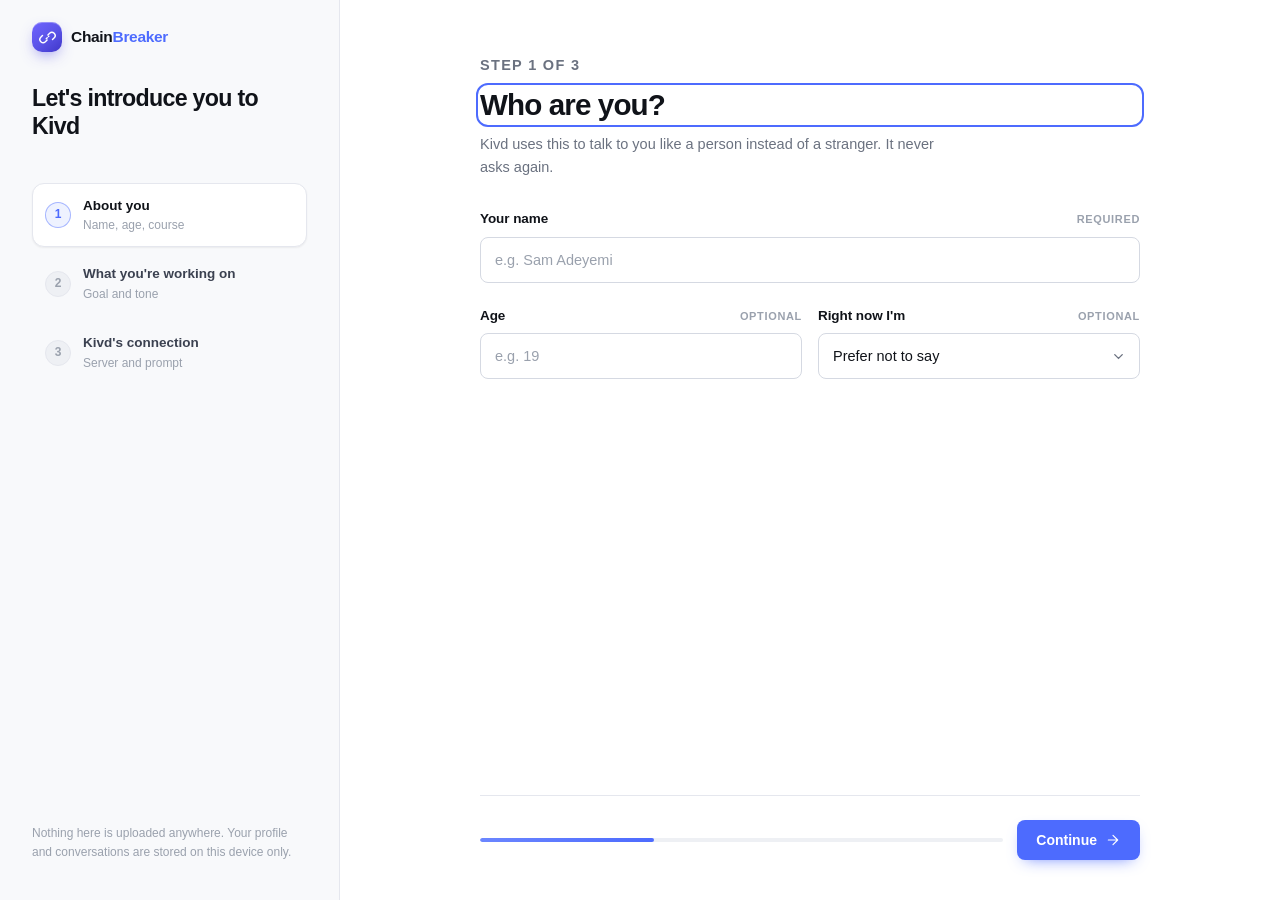
<file: index.html>
<!DOCTYPE html>
<html lang="en" data-theme="dark">
<head>
<meta charset="utf-8" />
<meta name="viewport" content="width=device-width, initial-scale=1" />
<title>Set up — ChainBreaker</title>
<meta name="color-scheme" content="light dark" />
<link rel="icon" href="data:image/svg+xml,%3Csvg xmlns='http://www.w3.org/2000/svg' viewBox='0 0 32 32'%3E%3Crect width='32' height='32' rx='8' fill='%235b54e8'/%3E%3Cg fill='none' stroke='white' stroke-width='2.2' stroke-linecap='round' transform='translate(4 4)'%3E%3Cpath d='M12.6 8.4 15 6a4.6 4.6 0 0 1 6.5 6.5l-2.4 2.4'/%3E%3Cpath d='M11.4 15.6 9 18a4.6 4.6 0 0 1-6.5-6.5l2.4-2.4'/%3E%3C/g%3E%3C/svg%3E" />
<link rel="stylesheet" href="styles.css" />
<link rel="stylesheet" href="setup.css" />
<script>
  (function () {
    try {
      var saved = localStorage.getItem("chainbreaker-theme");
      var dark = window.matchMedia("(prefers-color-scheme: dark)").matches;
      document.documentElement.setAttribute("data-theme", saved || (dark ? "dark" : "light"));
    } catch (e) {}
  })();
</script>
</head>
<body class="setup-body">

<!-- ===================== WELCOME SPLASH =====================
     Hides itself with pure CSS, so it can never trap the page even if
     JavaScript fails to load. -->
<div class="splash" id="splash" role="presentation">
  <div class="splash-inner">
    <div class="splash-mark">
      <span class="splash-ring" aria-hidden="true"></span>
      <svg class="icon" viewBox="0 0 24 24"><use href="#i-chain"/></svg>
    </div>

    <h1 class="splash-title">
      <span class="splash-word" style="--i:0">Hello,</span>
      <span class="splash-word" style="--i:1">welcome</span>
      <span class="splash-word" style="--i:2">to</span>
      <span class="splash-word splash-brand" style="--i:3">ChainBreaker</span>
    </h1>

    <p class="splash-sub" style="--i:4">
      Your companion for the days that get away from you.
    </p>
  </div>
</div>

<svg class="sr-only" aria-hidden="true" focusable="false" xmlns="http://www.w3.org/2000/svg">
  <symbol id="i-chain" viewBox="0 0 24 24">
    <path d="M12.6 8.4 15 6a4.6 4.6 0 0 1 6.5 6.5l-2.4 2.4"/>
    <path d="M11.4 15.6 9 18a4.6 4.6 0 0 1-6.5-6.5l2.4-2.4"/>
    <path d="M10.2 13.8 13.8 10.2" stroke-dasharray="2 2.6"/>
  </symbol>
  <symbol id="i-sparkle" viewBox="0 0 24 24"><path d="M12 4l1.9 5.6a2 2 0 0 0 1.2 1.2L21 13l-5.9 2.2a2 2 0 0 0-1.2 1.2L12 22l-1.9-5.6a2 2 0 0 0-1.2-1.2L3 13l5.9-2.2a2 2 0 0 0 1.2-1.2z"/></symbol>
  <symbol id="i-check" viewBox="0 0 24 24"><path d="M20 6 9 17l-5-5"/></symbol>
  <symbol id="i-arrow-right" viewBox="0 0 24 24"><path d="M5 12h14M12 5l7 7-7 7"/></symbol>
  <symbol id="i-arrow-left" viewBox="0 0 24 24"><path d="M19 12H5M12 19l-7-7 7-7"/></symbol>
  <symbol id="i-refresh" viewBox="0 0 24 24"><path d="M3 12a9 9 0 0 1 15-6.7L21 8"/><path d="M21 3v5h-5"/><path d="M21 12a9 9 0 0 1-15 6.7L3 16"/><path d="M3 21v-5h5"/></symbol>
  <symbol id="i-server" viewBox="0 0 24 24"><rect x="2" y="3" width="20" height="8" rx="2"/><rect x="2" y="13" width="20" height="8" rx="2"/><path d="M6 7h.01M6 17h.01"/></symbol>
  <symbol id="i-key" viewBox="0 0 24 24">
    <circle cx="8" cy="15" r="4"/><path d="m10.8 12.2 8-8"/><path d="m17 6 2 2"/><path d="m14 9 2 2"/>
  </symbol>
</svg>

<div class="setup">

  <!-- ==================== SIDE PANEL ==================== -->
  <aside class="setup-aside">
    <a class="logo" href="index.html">
      <span class="logo-mark"><svg class="icon" viewBox="0 0 24 24"><use href="#i-chain"/></svg></span>
      <span class="logo-text">Chain<span>Breaker</span></span>
    </a>

    <div class="aside-copy">
      <h1>Let's introduce you to Kivd</h1>
    </div>

    <ol class="steps-nav" id="stepsNav">
      <li class="is-active" data-stepnav="1">
        <span class="steps-dot">1</span>
        <span class="steps-text"><strong>About you</strong><em>Name, age, course</em></span>
      </li>
      <li data-stepnav="2">
        <span class="steps-dot">2</span>
        <span class="steps-text"><strong>What you're working on</strong><em>Goal and tone</em></span>
      </li>
      <li data-stepnav="3">
        <span class="steps-dot">3</span>
        <span class="steps-text"><strong>Kivd's connection</strong><em>Server and prompt</em></span>
      </li>
    </ol>

    <p class="aside-foot">
      Nothing here is uploaded anywhere. Your profile and conversations are stored on this
      device only.
    </p>
  </aside>

  <!-- ==================== MAIN ==================== -->
  <main class="setup-main">


    <form id="setupForm" novalidate>

      <!-- ---------- STEP 1 ---------- -->
      <section class="panel is-active" data-panel="1">
        <header class="panel-head">
          <p class="panel-kicker">Step 1 of 3</p>
          <h2>Who are you?</h2>
          <p>Kivd uses this to talk to you like a person instead of a stranger. It never asks again.</p>
        </header>

        <div class="panel-body">
          <div class="field">
            <label class="label" for="name">Your name <span class="opt">Required</span></label>
            <input class="input" id="name" name="name" type="text" autocomplete="name"
                   placeholder="e.g. Sam Adeyemi" />
            <p class="field-error" id="nameError" hidden>Please enter a name so Kivd knows what to call you.</p>
          </div>

          <div class="grid-2">
            <div class="field">
              <label class="label" for="age">Age <span class="opt">Optional</span></label>
              <input class="input" id="age" name="age" type="number" inputmode="numeric"
                     min="10" max="100" placeholder="e.g. 19" />
              <p class="field-error" id="ageError" hidden>Please enter an age between 10 and 100.</p>
            </div>

            <div class="field">
              <label class="label" for="status">Right now I'm <span class="opt">Optional</span></label>
              <select class="select" id="status" name="status">
                <option value="">Prefer not to say</option>
                <option value="student">A student</option>
                <option value="working">Working</option>
                <option value="other">Something else</option>
              </select>
            </div>
          </div>
        </div>
      </section>

      <!-- ---------- STEP 2 ---------- -->
      <section class="panel" data-panel="2">
        <header class="panel-head">
          <p class="panel-kicker">Step 2 of 3</p>
          <h2>What are you working on?</h2>
          <p>One thing. It shapes how Kivd answers, and it becomes a suggestion you can tap later.</p>
        </header>

        <div class="panel-body">
          <div class="field">
            <label class="label" for="goal">The one thing you want to change <span class="opt">Optional</span></label>
            <textarea class="textarea" id="goal" name="goal"
                      placeholder="e.g. Stop scrolling until 3am on weeknights"></textarea>
            <p class="hint">Be specific. "Sleep better" is harder to act on than "phone charges in the kitchen after dinner".</p>
          </div>

          <div class="field">
            <span class="label">How direct should Kivd be?</span>
            <div class="chipset" id="toneChips" role="group" aria-label="Preferred tone">
              <button class="chip" type="button" data-tone="gentle" aria-pressed="false">Gentle</button>
              <button class="chip is-active" type="button" data-tone="direct" aria-pressed="true">Direct</button>
              <button class="chip" type="button" data-tone="blunt" aria-pressed="false">Blunt</button>
            </div>
            <p class="hint" id="toneHint">Name the problem plainly, without being harsh.</p>
          </div>
        </div>
      </section>

      <!-- ---------- STEP 3 ---------- -->
      <section class="panel" data-panel="3">
        <header class="panel-head">
          <p class="panel-kicker">Step 3 of 3</p>
          <h2>Connect Kivd</h2>
          <p>
            The key stays on this machine in <code>config.json</code> and is never sent to the
            browser. This page just asks your local server whether it's ready.
          </p>
        </header>

        <div class="panel-body">
          <div class="conn" id="conn">
            <span class="conn-icon" id="connIcon">
              <svg class="icon" viewBox="0 0 24 24"><use href="#i-server"/></svg>
            </span>
            <div class="conn-body">
              <strong id="connTitle">Checking your local server…</strong>
              <p id="connMessage">Looking for a server on this address.</p>

              <dl class="conn-meta" id="connMeta" hidden>
                <div><dt>Provider</dt><dd id="connProvider">—</dd></div>
                <div><dt>Model</dt><dd id="connModel">—</dd></div>
                <div><dt>API key</dt><dd id="connKey">—</dd></div>
              </dl>

              <div class="conn-actions">
                <button class="btn btn-secondary btn-sm" type="button" id="recheckBtn">
                  <svg class="icon" viewBox="0 0 24 24"><use href="#i-refresh"/></svg>
                  Check again
                </button>
              </div>
            </div>
          </div>
        </div>
      </section>

      <!-- ---------- ACTIONS ---------- -->
      <footer class="setup-actions">
        <button class="btn btn-secondary" type="button" id="backBtn" hidden>
          <svg class="icon" viewBox="0 0 24 24"><use href="#i-arrow-left"/></svg>
          Back
        </button>

        <div class="setup-progress" aria-hidden="true"><i id="progressBar" style="width:33.333%"></i></div>

        <button class="btn btn-primary" type="button" id="nextBtn">
          Continue
          <svg class="icon" viewBox="0 0 24 24"><use href="#i-arrow-right"/></svg>
        </button>

        <button class="btn btn-primary" type="submit" id="finishBtn" hidden>
          <svg class="icon" viewBox="0 0 24 24"><use href="#i-check"/></svg>
          Meet Kivd
        </button>
      </footer>
    </form>
  </main>
</div>

<script src="profile.js"></script>
<script src="setup.js"></script>
</body>
</html>
</file>
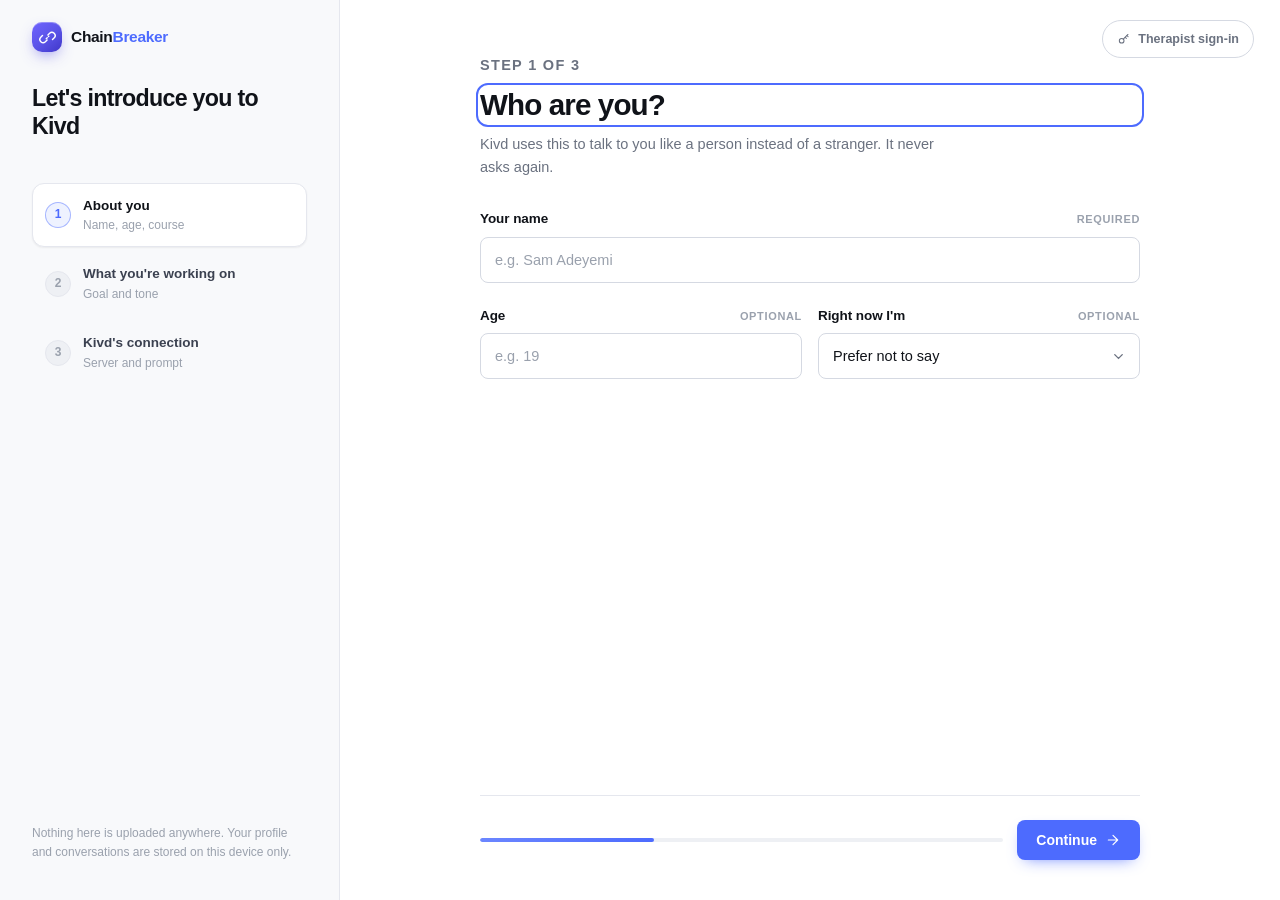
<file: chainbreaker-main/index.html>
<!DOCTYPE html>
<html lang="en" data-theme="dark">
<head>
<meta charset="utf-8" />
<meta name="viewport" content="width=device-width, initial-scale=1" />
<title>Set up — ChainBreaker</title>
<meta name="color-scheme" content="light dark" />
<link rel="icon" href="data:image/svg+xml,%3Csvg xmlns='http://www.w3.org/2000/svg' viewBox='0 0 32 32'%3E%3Crect width='32' height='32' rx='8' fill='%235b54e8'/%3E%3Cg fill='none' stroke='white' stroke-width='2.2' stroke-linecap='round' transform='translate(4 4)'%3E%3Cpath d='M12.6 8.4 15 6a4.6 4.6 0 0 1 6.5 6.5l-2.4 2.4'/%3E%3Cpath d='M11.4 15.6 9 18a4.6 4.6 0 0 1-6.5-6.5l2.4-2.4'/%3E%3C/g%3E%3C/svg%3E" />
<link rel="stylesheet" href="styles.css" />
<link rel="stylesheet" href="setup.css" />
<script>
  (function () {
    try {
      var saved = localStorage.getItem("chainbreaker-theme");
      var dark = window.matchMedia("(prefers-color-scheme: dark)").matches;
      document.documentElement.setAttribute("data-theme", saved || (dark ? "dark" : "light"));
    } catch (e) {}
  })();
</script>
</head>
<body class="setup-body">

<!-- ===================== WELCOME SPLASH =====================
     Hides itself with pure CSS, so it can never trap the page even if
     JavaScript fails to load. -->
<div class="splash" id="splash" role="presentation">
  <div class="splash-inner">
    <div class="splash-mark">
      <span class="splash-ring" aria-hidden="true"></span>
      <svg class="icon" viewBox="0 0 24 24"><use href="#i-chain"/></svg>
    </div>

    <h1 class="splash-title">
      <span class="splash-word" style="--i:0">Hello,</span>
      <span class="splash-word" style="--i:1">welcome</span>
      <span class="splash-word" style="--i:2">to</span>
      <span class="splash-word splash-brand" style="--i:3">ChainBreaker</span>
    </h1>

    <p class="splash-sub" style="--i:4">
      Your companion for the days that get away from you.
    </p>
  </div>
</div>

<svg class="sr-only" aria-hidden="true" focusable="false" xmlns="http://www.w3.org/2000/svg">
  <symbol id="i-chain" viewBox="0 0 24 24">
    <path d="M12.6 8.4 15 6a4.6 4.6 0 0 1 6.5 6.5l-2.4 2.4"/>
    <path d="M11.4 15.6 9 18a4.6 4.6 0 0 1-6.5-6.5l2.4-2.4"/>
    <path d="M10.2 13.8 13.8 10.2" stroke-dasharray="2 2.6"/>
  </symbol>
  <symbol id="i-sparkle" viewBox="0 0 24 24"><path d="M12 4l1.9 5.6a2 2 0 0 0 1.2 1.2L21 13l-5.9 2.2a2 2 0 0 0-1.2 1.2L12 22l-1.9-5.6a2 2 0 0 0-1.2-1.2L3 13l5.9-2.2a2 2 0 0 0 1.2-1.2z"/></symbol>
  <symbol id="i-check" viewBox="0 0 24 24"><path d="M20 6 9 17l-5-5"/></symbol>
  <symbol id="i-arrow-right" viewBox="0 0 24 24"><path d="M5 12h14M12 5l7 7-7 7"/></symbol>
  <symbol id="i-arrow-left" viewBox="0 0 24 24"><path d="M19 12H5M12 19l-7-7 7-7"/></symbol>
  <symbol id="i-refresh" viewBox="0 0 24 24"><path d="M3 12a9 9 0 0 1 15-6.7L21 8"/><path d="M21 3v5h-5"/><path d="M21 12a9 9 0 0 1-15 6.7L3 16"/><path d="M3 21v-5h5"/></symbol>
  <symbol id="i-server" viewBox="0 0 24 24"><rect x="2" y="3" width="20" height="8" rx="2"/><rect x="2" y="13" width="20" height="8" rx="2"/><path d="M6 7h.01M6 17h.01"/></symbol>
  <symbol id="i-key" viewBox="0 0 24 24">
    <circle cx="8" cy="15" r="4"/><path d="m10.8 12.2 8-8"/><path d="m17 6 2 2"/><path d="m14 9 2 2"/>
  </symbol>
</svg>

<div class="setup">

  <!-- ==================== SIDE PANEL ==================== -->
  <aside class="setup-aside">
    <a class="logo" href="index.html">
      <span class="logo-mark"><svg class="icon" viewBox="0 0 24 24"><use href="#i-chain"/></svg></span>
      <span class="logo-text">Chain<span>Breaker</span></span>
    </a>

    <div class="aside-copy">
      <h1>Let's introduce you to Kivd</h1>
    </div>

    <ol class="steps-nav" id="stepsNav">
      <li class="is-active" data-stepnav="1">
        <span class="steps-dot">1</span>
        <span class="steps-text"><strong>About you</strong><em>Name, age, course</em></span>
      </li>
      <li data-stepnav="2">
        <span class="steps-dot">2</span>
        <span class="steps-text"><strong>What you're working on</strong><em>Goal and tone</em></span>
      </li>
      <li data-stepnav="3">
        <span class="steps-dot">3</span>
        <span class="steps-text"><strong>Kivd's connection</strong><em>Server and prompt</em></span>
      </li>
    </ol>

    <p class="aside-foot">
      Nothing here is uploaded anywhere. Your profile and conversations are stored on this
      device only.
    </p>
  </aside>

  <!-- ==================== MAIN ==================== -->
  <main class="setup-main">
    <a class="therapist-link" href="therapist.html" title="For clinicians working with a client">
      <svg class="icon" viewBox="0 0 24 24"><use href="#i-key"/></svg>
      Therapist sign-in
    </a>

    <form id="setupForm" novalidate>

      <!-- ---------- STEP 1 ---------- -->
      <section class="panel is-active" data-panel="1">
        <header class="panel-head">
          <p class="panel-kicker">Step 1 of 3</p>
          <h2>Who are you?</h2>
          <p>Kivd uses this to talk to you like a person instead of a stranger. It never asks again.</p>
        </header>

        <div class="panel-body">
          <div class="field">
            <label class="label" for="name">Your name <span class="opt">Required</span></label>
            <input class="input" id="name" name="name" type="text" autocomplete="name"
                   placeholder="e.g. Sam Adeyemi" />
            <p class="field-error" id="nameError" hidden>Please enter a name so Kivd knows what to call you.</p>
          </div>

          <div class="grid-2">
            <div class="field">
              <label class="label" for="age">Age <span class="opt">Optional</span></label>
              <input class="input" id="age" name="age" type="number" inputmode="numeric"
                     min="10" max="100" placeholder="e.g. 19" />
              <p class="field-error" id="ageError" hidden>Please enter an age between 10 and 100.</p>
            </div>

            <div class="field">
              <label class="label" for="status">Right now I'm <span class="opt">Optional</span></label>
              <select class="select" id="status" name="status">
                <option value="">Prefer not to say</option>
                <option value="student">A student</option>
                <option value="working">Working</option>
                <option value="other">Something else</option>
              </select>
            </div>
          </div>
        </div>
      </section>

      <!-- ---------- STEP 2 ---------- -->
      <section class="panel" data-panel="2">
        <header class="panel-head">
          <p class="panel-kicker">Step 2 of 3</p>
          <h2>What are you working on?</h2>
          <p>One thing. It shapes how Kivd answers, and it becomes a suggestion you can tap later.</p>
        </header>

        <div class="panel-body">
          <div class="field">
            <label class="label" for="goal">The one thing you want to change <span class="opt">Optional</span></label>
            <textarea class="textarea" id="goal" name="goal"
                      placeholder="e.g. Stop scrolling until 3am on weeknights"></textarea>
            <p class="hint">Be specific. "Sleep better" is harder to act on than "phone charges in the kitchen after dinner".</p>
          </div>

          <div class="field">
            <span class="label">How direct should Kivd be?</span>
            <div class="chipset" id="toneChips" role="group" aria-label="Preferred tone">
              <button class="chip" type="button" data-tone="gentle" aria-pressed="false">Gentle</button>
              <button class="chip is-active" type="button" data-tone="direct" aria-pressed="true">Direct</button>
              <button class="chip" type="button" data-tone="blunt" aria-pressed="false">Blunt</button>
            </div>
            <p class="hint" id="toneHint">Name the problem plainly, without being harsh.</p>
          </div>
        </div>
      </section>

      <!-- ---------- STEP 3 ---------- -->
      <section class="panel" data-panel="3">
        <header class="panel-head">
          <p class="panel-kicker">Step 3 of 3</p>
          <h2>Connect Kivd</h2>
          <p>
            The key stays on this machine in <code>config.json</code> and is never sent to the
            browser. This page just asks your local server whether it's ready.
          </p>
        </header>

        <div class="panel-body">
          <div class="conn" id="conn">
            <span class="conn-icon" id="connIcon">
              <svg class="icon" viewBox="0 0 24 24"><use href="#i-server"/></svg>
            </span>
            <div class="conn-body">
              <strong id="connTitle">Checking your local server…</strong>
              <p id="connMessage">Looking for a server on this address.</p>

              <dl class="conn-meta" id="connMeta" hidden>
                <div><dt>Provider</dt><dd id="connProvider">—</dd></div>
                <div><dt>Model</dt><dd id="connModel">—</dd></div>
                <div><dt>API key</dt><dd id="connKey">—</dd></div>
              </dl>

              <div class="conn-actions">
                <button class="btn btn-secondary btn-sm" type="button" id="recheckBtn">
                  <svg class="icon" viewBox="0 0 24 24"><use href="#i-refresh"/></svg>
                  Check again
                </button>
              </div>
            </div>
          </div>
        </div>
      </section>

      <!-- ---------- ACTIONS ---------- -->
      <footer class="setup-actions">
        <button class="btn btn-secondary" type="button" id="backBtn" hidden>
          <svg class="icon" viewBox="0 0 24 24"><use href="#i-arrow-left"/></svg>
          Back
        </button>

        <div class="setup-progress" aria-hidden="true"><i id="progressBar" style="width:33.333%"></i></div>

        <button class="btn btn-primary" type="button" id="nextBtn">
          Continue
          <svg class="icon" viewBox="0 0 24 24"><use href="#i-arrow-right"/></svg>
        </button>

        <button class="btn btn-primary" type="submit" id="finishBtn" hidden>
          <svg class="icon" viewBox="0 0 24 24"><use href="#i-check"/></svg>
          Meet Kivd
        </button>
      </footer>
    </form>
  </main>
</div>

<script src="profile.js"></script>
<script src="setup.js"></script>
</body>
</html>
</file>
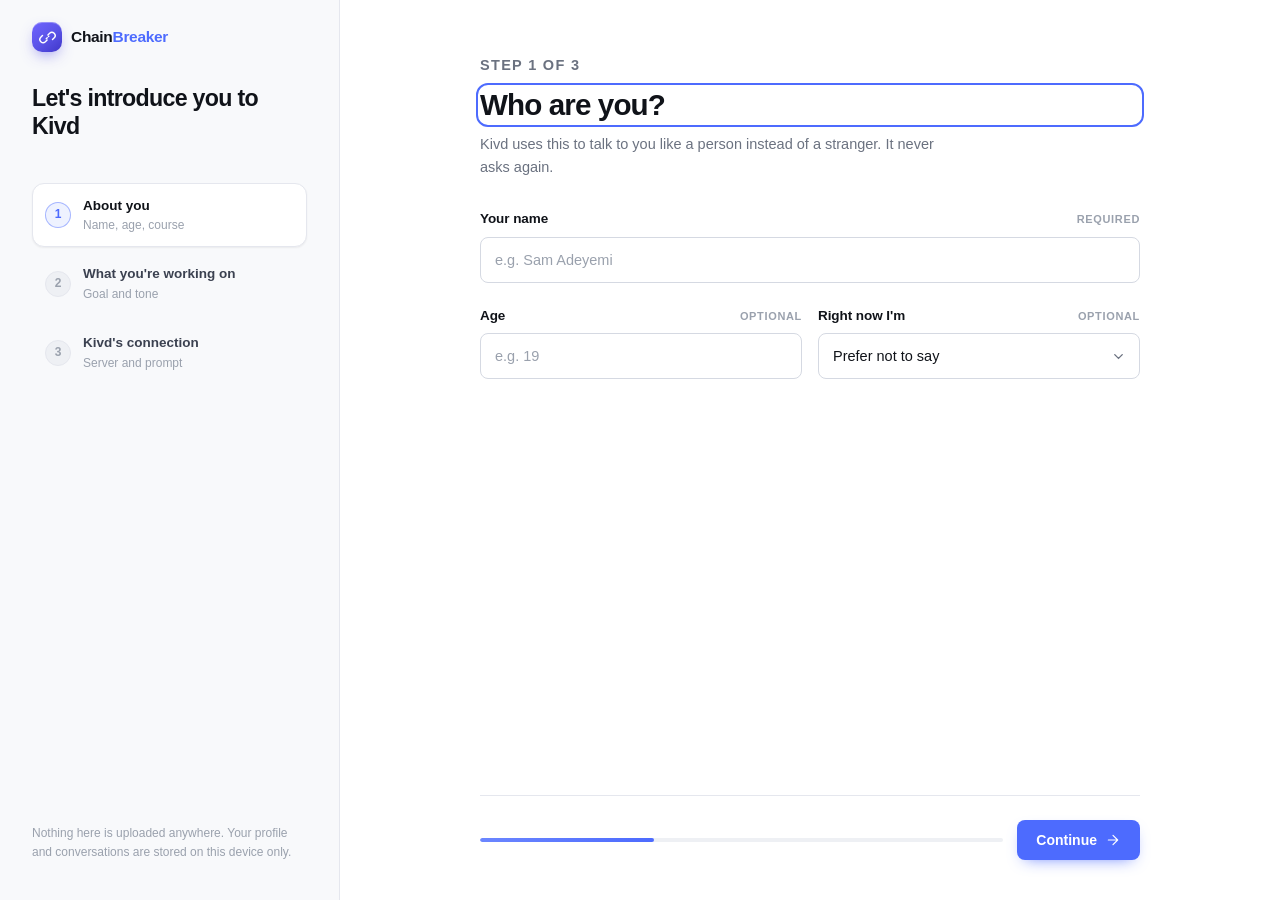
<file: index_2.html>
<!DOCTYPE html>
<html lang="en" data-theme="dark">
<head>
<meta charset="utf-8" />
<meta name="viewport" content="width=device-width, initial-scale=1" />
<title>ChainBreaker</title>
<meta name="description" content="ChainBreaker — a private companion that helps you understand your days, build healthier routines and break harmful patterns." />
<meta name="color-scheme" content="light dark" />
<link rel="icon" href="data:image/svg+xml,%3Csvg xmlns='http://www.w3.org/2000/svg' viewBox='0 0 32 32'%3E%3Crect width='32' height='32' rx='8' fill='%235b54e8'/%3E%3Cg fill='none' stroke='white' stroke-width='2.2' stroke-linecap='round' transform='translate(4 4)'%3E%3Cpath d='M12.6 8.4 15 6a4.6 4.6 0 0 1 6.5 6.5l-2.4 2.4'/%3E%3Cpath d='M11.4 15.6 9 18a4.6 4.6 0 0 1-6.5-6.5l2.4-2.4'/%3E%3C/g%3E%3C/svg%3E" />
<link rel="stylesheet" href="styles.css" />
<script>
  (function () {
    try {
      var saved = localStorage.getItem("chainbreaker-theme");
      var dark = window.matchMedia("(prefers-color-scheme: dark)").matches;
      document.documentElement.setAttribute("data-theme", saved || (dark ? "dark" : "light"));
    } catch (e) {}
  })();

  // No profile yet means setup hasn't run. Send them there before anything paints.
  (function () {
    try {
      if (!localStorage.getItem("chainbreaker.profile.v1")) {
        window.location.replace("index.html");
      }
    } catch (e) {
      /* Storage blocked — let the app load so it can explain itself. */
    }
  })();
</script>
</head>
<body>

<a class="skip-link" href="#composer">Skip to message box</a>

<!-- ===================== ICON SPRITE ===================== -->
<svg class="sr-only" aria-hidden="true" focusable="false" xmlns="http://www.w3.org/2000/svg">
  <symbol id="i-chain" viewBox="0 0 24 24">
    <path d="M12.6 8.4 15 6a4.6 4.6 0 0 1 6.5 6.5l-2.4 2.4"/>
    <path d="M11.4 15.6 9 18a4.6 4.6 0 0 1-6.5-6.5l2.4-2.4"/>
    <path d="M10.2 13.8 13.8 10.2" stroke-dasharray="2 2.6"/>
  </symbol>
  <symbol id="i-message" viewBox="0 0 24 24"><path d="M21 11.5a8.4 8.4 0 0 1-9 8.4 9 9 0 0 1-3.9-.9L3 20.5l1.6-4.8A8.4 8.4 0 0 1 3.6 11 8.4 8.4 0 0 1 12 2.6a8.4 8.4 0 0 1 9 8.9z"/></symbol>
  <symbol id="i-chart" viewBox="0 0 24 24"><path d="M3 3v18h18"/><rect x="7" y="12" width="3" height="6" rx="1"/><rect x="13" y="7" width="3" height="11" rx="1"/></symbol>
  <symbol id="i-menu" viewBox="0 0 24 24"><path d="M4 6h16M4 12h16M4 18h16"/></symbol>
  <symbol id="i-plus" viewBox="0 0 24 24"><path d="M12 5v14M5 12h14"/></symbol>
  <symbol id="i-search" viewBox="0 0 24 24"><circle cx="11" cy="11" r="7"/><path d="m20 20-3.5-3.5"/></symbol>
  <symbol id="i-trash" viewBox="0 0 24 24"><path d="M3 6h18M8 6V4h8v2"/><path d="M19 6v14a1 1 0 0 1-1 1H6a1 1 0 0 1-1-1V6"/></symbol>
  <symbol id="i-settings" viewBox="0 0 24 24"><circle cx="12" cy="12" r="3"/><path d="M19.4 15a1.7 1.7 0 0 0 .3 1.9l.1.1a2 2 0 0 1-2.8 2.8l-.1-.1a1.7 1.7 0 0 0-2.9 1.2V21a2 2 0 0 1-4 0v-.1A1.7 1.7 0 0 0 7 19.4a1.7 1.7 0 0 0-1.9.3l-.1.1a2 2 0 0 1-2.8-2.8l.1-.1A1.7 1.7 0 0 0 2.6 14H2.5a2 2 0 0 1 0-4h.1A1.7 1.7 0 0 0 4.6 7a1.7 1.7 0 0 0-.3-1.9l-.1-.1a2 2 0 0 1 2.8-2.8l.1.1A1.7 1.7 0 0 0 10 2.6V2.5a2 2 0 0 1 4 0v.1A1.7 1.7 0 0 0 17 4.6a1.7 1.7 0 0 0 1.9-.3l.1-.1a2 2 0 0 1 2.8 2.8l-.1.1a1.7 1.7 0 0 0 1.2 2.9h.1a2 2 0 0 1 0 4h-.1a1.7 1.7 0 0 0-1.5 1z"/></symbol>
  <symbol id="i-sun" viewBox="0 0 24 24"><circle cx="12" cy="12" r="4"/><path d="M12 2v2M12 20v2M4.9 4.9l1.4 1.4M17.7 17.7l1.4 1.4M2 12h2M20 12h2M6.3 17.7l-1.4 1.4M19.1 4.9l-1.4 1.4"/></symbol>
  <symbol id="i-moon" viewBox="0 0 24 24"><path d="M12 3a6 6 0 0 0 9 9 9 9 0 1 1-9-9z"/></symbol>
  <symbol id="i-send" viewBox="0 0 24 24"><path d="M12 19V5M5 12l7-7 7 7"/></symbol>
  <symbol id="i-stop" viewBox="0 0 24 24"><rect x="7" y="7" width="10" height="10" rx="1.5"/></symbol>
  <symbol id="i-clip" viewBox="0 0 24 24"><path d="M21.4 11.1 12.3 20a5.5 5.5 0 0 1-7.8-7.8l8.5-8.4a3.6 3.6 0 0 1 5.1 5.1l-8.5 8.4a1.8 1.8 0 0 1-2.5-2.5l7.8-7.7"/></symbol>
  <symbol id="i-mic" viewBox="0 0 24 24"><path d="M12 2a3 3 0 0 0-3 3v7a3 3 0 0 0 6 0V5a3 3 0 0 0-3-3z"/><path d="M19 10v2a7 7 0 0 1-14 0v-2"/><path d="M12 19v3"/></symbol>
  <symbol id="i-copy" viewBox="0 0 24 24"><rect x="9" y="9" width="12" height="12" rx="2"/><path d="M5 15H4a1 1 0 0 1-1-1V4a1 1 0 0 1 1-1h10a1 1 0 0 1 1 1v1"/></symbol>
  <symbol id="i-check" viewBox="0 0 24 24"><path d="M20 6 9 17l-5-5"/></symbol>
  <symbol id="i-up" viewBox="0 0 24 24"><path d="M7 22V11l5-9a2.5 2.5 0 0 1 2.4 3.2L13.5 9H19a2 2 0 0 1 2 2.3l-1.2 8A2 2 0 0 1 17.8 21H7z"/><path d="M7 11H4a1 1 0 0 0-1 1v9a1 1 0 0 0 1 1h3"/></symbol>
  <symbol id="i-down" viewBox="0 0 24 24"><path d="M17 2v11l-5 9a2.5 2.5 0 0 1-2.4-3.2L10.5 15H5a2 2 0 0 1-2-2.3l1.2-8A2 2 0 0 1 6.2 3H17z"/><path d="M17 13h3a1 1 0 0 1 1 1v9a1 1 0 0 1-1 1h-3"/></symbol>
  <symbol id="i-refresh" viewBox="0 0 24 24"><path d="M3 12a9 9 0 0 1 15-6.7L21 8"/><path d="M21 3v5h-5"/><path d="M21 12a9 9 0 0 1-15 6.7L3 16"/><path d="M3 21v-5h5"/></symbol>
  <symbol id="i-chevron" viewBox="0 0 24 24"><path d="m6 9 6 6 6-6"/></symbol>
  <symbol id="i-x" viewBox="0 0 24 24"><path d="M18 6 6 18M6 6l12 12"/></symbol>
  <symbol id="i-code" viewBox="0 0 24 24"><path d="m16 18 6-6-6-6M8 6l-6 6 6 6"/></symbol>
  <symbol id="i-book" viewBox="0 0 24 24"><path d="M4 19.5A2.5 2.5 0 0 1 6.5 17H20"/><path d="M6.5 2H20v20H6.5A2.5 2.5 0 0 1 4 19.5v-15A2.5 2.5 0 0 1 6.5 2z"/></symbol>
  <symbol id="i-bulb" viewBox="0 0 24 24"><path d="M9 18h6"/><path d="M10 22h4"/><path d="M12 2a6 6 0 0 0-3.5 10.9c.6.5 1 1.3 1 2.1h5c0-.8.4-1.6 1-2.1A6 6 0 0 0 12 2z"/></symbol>
  <symbol id="i-target" viewBox="0 0 24 24"><circle cx="12" cy="12" r="9"/><circle cx="12" cy="12" r="5"/><circle cx="12" cy="12" r="1.4"/></symbol>
  <symbol id="i-alert" viewBox="0 0 24 24"><path d="m21.7 18-8-14a2 2 0 0 0-3.4 0l-8 14A2 2 0 0 0 4 21h16a2 2 0 0 0 1.7-3Z"/><path d="M12 9v4M12 17h.01"/></symbol>
  <symbol id="i-flame" viewBox="0 0 24 24"><path d="M12 22c4 0 6.5-2.6 6.5-6.2 0-4.3-3.4-6-4.4-9.3-.3-1-.4-2.2-.2-3.5-2.4 1-4.4 3.4-4.4 6 0 1.4.4 2.4.4 3.2 0 .9-.6 1.6-1.5 1.6-1 0-1.7-.8-1.9-2C5.7 13.4 5.5 14.5 5.5 16c0 3.4 2.5 6 6.5 6z"/></symbol>
  <symbol id="i-freeze" viewBox="0 0 24 24">
    <path d="M12 2v20M3.6 7l16.8 10M20.4 7 3.6 17"/>
    <path d="m9.2 4.2 2.8 2.4 2.8-2.4M9.2 19.8 12 17.4l2.8 2.4"/>
  </symbol>
  <symbol id="i-play" viewBox="0 0 24 24"><path d="M7 4.5v15l12-7.5Z"/></symbol>
  <symbol id="i-pause" viewBox="0 0 24 24">
    <rect x="7" y="4" width="3.5" height="16" rx="1"/><rect x="13.5" y="4" width="3.5" height="16" rx="1"/>
  </symbol>
  <symbol id="i-phone" viewBox="0 0 24 24"><path d="M22 16.9v3a2 2 0 0 1-2.2 2 19.8 19.8 0 0 1-8.6-3.1 19.5 19.5 0 0 1-6-6A19.8 19.8 0 0 1 2.1 4.2 2 2 0 0 1 4.1 2h3a2 2 0 0 1 2 1.7c.1 1 .4 1.9.7 2.8a2 2 0 0 1-.5 2.1L8.1 9.9a16 16 0 0 0 6 6l1.3-1.3a2 2 0 0 1 2.1-.4c.9.3 1.8.6 2.8.7a2 2 0 0 1 1.7 2Z"/></symbol>
  <symbol id="i-users" viewBox="0 0 24 24">
    <path d="M16 21v-2a4 4 0 0 0-4-4H6a4 4 0 0 0-4 4v2"/><circle cx="9" cy="7" r="4"/>
    <path d="M22 21v-2a4 4 0 0 0-3-3.87"/><path d="M16 3.13a4 4 0 0 1 0 7.75"/>
  </symbol>
  <symbol id="i-key" viewBox="0 0 24 24">
    <circle cx="8" cy="15" r="4"/><path d="m10.8 12.2 8-8"/><path d="m17 6 2 2"/><path d="m14 9 2 2"/>
  </symbol>
  <symbol id="i-clock" viewBox="0 0 24 24"><circle cx="12" cy="12" r="9"/><path d="M12 7v5l3 2"/></symbol>
</svg>

<!-- Opening animation. Pure CSS: it removes itself, needs no JavaScript, and
     cannot block the app even if the app fails to load. -->
<div class="app-splash" role="presentation" aria-hidden="true">
  <div class="app-splash-inner">
    <div class="app-splash-mark">
      <span class="app-splash-ring"></span>
      <svg class="icon" viewBox="0 0 24 24"><use href="#i-chain"/></svg>
    </div>
    <p class="app-splash-name">Chain<span>Breaker</span></p>
    <p class="app-splash-tag">Kivd is waking up…</p>
    <span class="app-splash-bar"><i></i></span>
  </div>
</div>

<div class="app">

  <!-- ===================== SIDEBAR ===================== -->
  <aside class="sidebar" id="sidebar" aria-label="Navigation">
    <div class="side-head">
      <a class="logo" href="index_2.html">
        <span class="logo-mark"><svg class="icon" viewBox="0 0 24 24"><use href="#i-chain"/></svg></span>
        <span class="logo-text">Chain<span>Breaker</span></span>
      </a>
      <button class="icon-btn only-mobile" type="button" id="sidebarClose" aria-label="Close sidebar">
        <svg class="icon" viewBox="0 0 24 24"><use href="#i-x"/></svg>
      </button>
    </div>

    <button class="new-chat" type="button" id="newChat">
      <svg class="icon" viewBox="0 0 24 24"><use href="#i-plus"/></svg>
      New chat
    </button>

    <!-- Sections -->
    <nav class="side-nav" aria-label="Sections">
      <button class="side-link is-active" type="button" data-view="chat">
        <svg class="icon" viewBox="0 0 24 24"><use href="#i-message"/></svg>
        Chat
      </button>
      <button class="side-link" type="button" data-view="tracking">
        <svg class="icon" viewBox="0 0 24 24"><use href="#i-chart"/></svg>
        Tracking
        <span class="side-badge" id="trackingBadge">0</span>
      </button>
      <button class="side-link" type="button" data-view="freeze">
        <svg class="icon" viewBox="0 0 24 24"><use href="#i-freeze"/></svg>
        Time Freeze
        <span class="side-badge" id="freezeBadge" hidden>0:00</span>
      </button>
      <button class="side-link" type="button" data-view="recovery">
        <svg class="icon" viewBox="0 0 24 24"><use href="#i-users"/></svg>
        Safe Space
      </button>
    </nav>

    <div class="search">
      <svg class="icon" viewBox="0 0 24 24"><use href="#i-search"/></svg>
      <input type="search" id="search" placeholder="Search chats" aria-label="Search chats" autocomplete="off" />
    </div>

    <!-- Filled from storage. Starts genuinely empty. -->
    <nav class="convos" id="convos" aria-label="Chat history"></nav>

    <div class="side-foot">
      <button class="user-chip" type="button" id="userChip" title="Edit your setup">
        <span class="avatar" id="userAvatar" aria-hidden="true"></span>
        <span class="user-text">
          <strong id="userName">&nbsp;</strong>
          <span id="userMeta">&nbsp;</span>
        </span>
        <svg class="icon" viewBox="0 0 24 24"><use href="#i-settings"/></svg>
      </button>
    </div>
  </aside>

  <div class="scrim" id="scrim" hidden></div>

  <!-- ===================== MAIN ===================== -->
  <main class="main">

    <header class="topbar">
      <button class="icon-btn only-mobile" type="button" id="sidebarOpen" aria-label="Open sidebar">
        <svg class="icon" viewBox="0 0 24 24"><use href="#i-menu"/></svg>
      </button>

      <span class="model-picker" id="modelPicker" title="Configured in config.json">
        <span class="dot-live" id="modelDot" aria-hidden="true"></span>
        <span id="modelLabel">Kivd</span>
      </span>

      <div class="topbar-actions">
        <button class="icon-btn" type="button" id="themeBtn" aria-label="Switch theme">
          <svg class="icon" viewBox="0 0 24 24" data-theme-icon="dark"><use href="#i-sun"/></svg>
          <svg class="icon" viewBox="0 0 24 24" data-theme-icon="light"><use href="#i-moon"/></svg>
        </button>
        <a class="icon-btn" href="index.html" title="Edit your setup" aria-label="Edit your setup">
          <svg class="icon" viewBox="0 0 24 24"><use href="#i-settings"/></svg>
        </a>
        <button class="icon-btn only-mobile" type="button" id="newChatTop" aria-label="New chat">
          <svg class="icon" viewBox="0 0 24 24"><use href="#i-plus"/></svg>
        </button>
      </div>
    </header>

    <!-- Shown only when the server or key is missing. -->
    <div class="notice" id="notice" hidden>
      <svg class="icon" viewBox="0 0 24 24"><use href="#i-alert"/></svg>
      <div class="notice-body">
        <strong id="noticeTitle">Not connected</strong>
        <p id="noticeText"></p>
      </div>
      <a class="btn btn-secondary btn-sm" href="index.html">Fix this</a>
    </div>

    <!-- ============ VIEW: CHAT ============ -->
    <div class="view-wrap" id="viewChat">
      <div class="chat" id="chat">
        <div class="empty" id="empty">
          <div class="empty-mark"><svg class="icon" viewBox="0 0 24 24"><use href="#i-chain"/></svg></div>
          <h1 id="emptyTitle">How can I help?</h1>
          <p id="emptyText"></p>
          <div class="suggestions" id="suggestions"></div>
        </div>
        <div class="messages" id="messages" aria-live="polite"></div>
      </div>

      <div class="composer-wrap">
        <form class="composer" id="composerForm">
          <textarea id="composer" rows="1" placeholder="Message Kivd…" aria-label="Message"></textarea>
          <div class="composer-row">
            <button class="icon-btn" type="button" id="attachBtn" aria-label="Attach a file (not implemented)">
              <svg class="icon" viewBox="0 0 24 24"><use href="#i-clip"/></svg>
            </button>
            <button class="icon-btn" type="button" id="micBtn" aria-label="Use voice input (not implemented)">
              <svg class="icon" viewBox="0 0 24 24"><use href="#i-mic"/></svg>
            </button>
            <span class="composer-hint">Enter to send · Shift + Enter for a new line</span>
            <button class="send-btn" type="submit" id="sendBtn" aria-label="Send message">
              <svg class="icon" viewBox="0 0 24 24"><use href="#i-send"/></svg>
            </button>
          </div>
        </form>

        <p class="disclaimer">
          Kivd is not a doctor or therapist. For anything serious, talk to a real person.
          Your chats stay in this browser; the API key stays on this machine.
        </p>
      </div>
    </div>

    <!-- ============ VIEW: TRACKING ============ -->
    <div class="view-wrap" id="viewTracking" hidden>
      <div class="track">
        <header class="track-head">
          <h1>Tracking</h1>
          <p id="trackLead">How often you show up, and how your days have been going.</p>
        </header>

        <div class="track-stats" id="trackStats"></div>

        <section class="track-section">
          <h2>Days you checked in</h2>
          <div class="track-days" id="trackDays"></div>
        </section>

        <p class="track-note">
          This fills itself in as you talk to Kivd. Mood, sleep and habit tracking land here
          next — that's the part we build after Kivd is solid.
        </p>
      </div>
    </div>

    <!-- ============ VIEW: TIME FREEZE ============ -->
    <div class="view-wrap" id="viewFreeze" hidden>
      <div class="freeze">
        <header class="freeze-head">
          <h1>Time Freeze</h1>
          <p>
            When an urge hits, you don't have to fight it — just freeze time. Two minutes is
            usually all it takes for the wave to drop.
          </p>
        </header>

        <div class="freeze-grid">
          <section class="tf" data-timer="urge">
            <div class="tf-ring-wrap">
              <svg class="tf-ring" viewBox="0 0 120 120" aria-hidden="true">
                <circle class="tf-ring-track" cx="60" cy="60" r="54"/>
                <circle class="tf-ring-fill" cx="60" cy="60" r="54" data-ring/>
              </svg>
              <span class="tf-clock" data-clock>2:00</span>
            </div>
            <h2 class="tf-title">Urge</h2>
            <p class="tf-sub" data-state>For an urge to pass</p>
            <div class="tf-actions">
              <button class="btn btn-primary" type="button" data-start>Start</button>
              <button class="btn btn-ghost" type="button" data-reset>Reset</button>
            </div>
          </section>

          <section class="tf" data-timer="session">
            <div class="tf-ring-wrap">
              <svg class="tf-ring" viewBox="0 0 120 120" aria-hidden="true">
                <circle class="tf-ring-track" cx="60" cy="60" r="54"/>
                <circle class="tf-ring-fill" cx="60" cy="60" r="54" data-ring/>
              </svg>
              <span class="tf-clock" data-clock>35:00</span>
            </div>
            <h2 class="tf-title">Session</h2>
            <p class="tf-sub" data-state>For a focused session</p>
            <div class="tf-actions">
              <button class="btn btn-primary" type="button" data-start>Start</button>
              <button class="btn btn-ghost" type="button" data-reset>Reset</button>
            </div>
          </section>
        </div>

        <p class="freeze-note">
          While a timer runs, the countdown shows next to <strong>Time Freeze</strong> in the
          sidebar — so you can go back to talking to Kivd and still see it.
        </p>
      </div>
    </div>

    <!-- ============ VIEW: SAFE SPACE (pro) ============ -->
    <div class="view-wrap" id="viewRecovery" hidden>

      <!-- ---------- the thread. Always open — no login, no session needed. ---------- -->
      <div class="doc-chat" id="recoveryChat">
        <header class="person-bar">
          <span class="person-avatar" id="personAvatar">?</span>
          <div class="person-bar-text">
            <strong id="personName">Your therapist</strong>
            <span id="personState">Not connected yet — message any time</span>
          </div>
          <button class="btn btn-ghost btn-sm" type="button" id="recoveryRequest">Request a therapist</button>
          <button class="btn btn-secondary btn-sm" type="button" id="recoveryStart">Start live session</button>
          <button class="btn btn-secondary btn-sm" type="button" id="recoveryEnd" hidden>End session</button>
        </header>

        <div class="person-thread" id="personThread"></div>

        <div class="thread-tools">
          <button class="btn btn-ghost btn-sm" type="button" id="summaryBtn">
            <svg class="icon" viewBox="0 0 24 24"><use href="#i-book"/></svg>
            Ask Kivd to write a summary for your therapist
          </button>
        </div>

        <div class="composer-wrap">
          <form class="composer" id="personForm">
            <textarea id="personInput" rows="1"
                      placeholder="Write to your therapist…" aria-label="Message your therapist"></textarea>
            <div class="composer-row">
              <span class="composer-hint">Send any time — they don't have to be online</span>
              <button class="send-btn" type="submit" aria-label="Send">
                <svg class="icon" viewBox="0 0 24 24"><use href="#i-send"/></svg>
              </button>
            </div>
          </form>
        </div>
      </div>

      <!-- ---------- request panel ---------- -->
      <div class="doc" id="recoveryIntro" hidden>
        <header class="doc-head">
          <p class="doc-kicker">Safe Space</p>
          <h1>Talk to a real person</h1>
          <p>
            Some things need more than an app. Sign in here and you'll have a private place to
            talk with a therapist who works alongside Kivd — they see only what you agree to
            share, and nothing else.
          </p>
        </header>

        <div class="doc-status" id="recoveryStatus"></div>

        <form class="doc-card" id="recoverySignIn">
          <h2>Sign in</h2>
          <p class="doc-note">This is your side of the account. Your therapist has their own.</p>

          <div class="field">
            <label class="label" for="recName">Your name</label>
            <input class="input" id="recName" type="text" autocomplete="name" />
          </div>

          <div class="field">
            <label class="label" for="recContact">
              Phone or email <span class="opt">Required</span>
            </label>
            <input class="input" id="recContact" type="text"
                   placeholder="How your therapist should reach you" />
            <p class="field-error" id="recContactError" hidden>
              Please add a phone number or email.
            </p>
          </div>

          <button class="btn btn-primary" type="submit">Continue to your chat</button>

          <p class="doc-alert">
            <strong>Nothing is connected yet.</strong> Signing in creates a private space on
            this device — no therapist sees it and nothing leaves your computer. If you are in
            danger right now, call <strong>14416</strong> or <strong>112</strong>.
          </p>
        </form>

        <div class="doc-actions">
          <button class="btn btn-secondary" type="button" id="requestToggle">
            <svg class="icon" viewBox="0 0 24 24"><use href="#i-users"/></svg>
            Request a therapist instead
          </button>
        </div>

        <!-- Request form -->
        <form class="doc-card" id="requestForm" hidden>
          <h2>Tell us what's going on</h2>
          <p class="doc-note">
            Keep it short. Someone reads this and matches you with a therapist who works with
            what you're dealing with.
          </p>

          <div class="field">
            <label class="label" for="reqWhat">
              What's been happening? <span class="opt">Required</span>
            </label>
            <textarea class="textarea" id="reqWhat"
                      placeholder="e.g. I've been drinking most nights and I can't stop on my own."></textarea>
            <p class="field-error" id="reqWhatError" hidden>Please write a line or two so they know how to help.</p>
          </div>

          <div class="grid-2">
            <div class="field">
              <label class="label" for="reqWhen">Best time to reach you</label>
              <select class="select" id="reqWhen">
                <option value="">Any time</option>
                <option>Mornings</option>
                <option>Afternoons</option>
                <option>Evenings</option>
                <option>Nights, after 9pm</option>
              </select>
            </div>

            <div class="field">
              <label class="label" for="reqUrgency">How urgent?</label>
              <select class="select" id="reqUrgency">
                <option>Ongoing support</option>
                <option>Within a few days</option>
                <option>Today if possible</option>
              </select>
            </div>
          </div>

          <div class="field">
            <label class="label" for="reqContact">
              Phone or email <span class="opt">Optional</span>
            </label>
            <input class="input" id="reqContact" type="text" placeholder="How should they reach you?" />
          </div>

          <label class="check">
            <input type="checkbox" id="reqConsent" />
            <span class="check-body">
              <strong>I'm okay with this being shared with a therapist</strong>
              <span>Your chats with Kivd are never shared. Only what you write above.</span>
            </span>
          </label>

          <div class="doc-card-actions">
            <button class="btn btn-primary" type="submit" id="requestSubmit">Send request</button>
            <button class="btn btn-ghost" type="button" id="requestCancel">Cancel</button>
          </div>

          <p class="doc-alert">
            <strong>Nothing is sent yet.</strong> This saves your request on this device only —
            no therapist is contacted, because the matching service isn't built. If you are in
            danger right now, call <strong>14416</strong> or <strong>112</strong>.
          </p>
        </form>

        <!-- Therapist sign-in is deliberately not here. The user's side only. -->
      </div>

      <!-- ---------- chat with the person ---------- -->
      <div class="doc-chat" id="recoveryChat" hidden>
        <header class="person-bar">
          <span class="person-avatar" id="personAvatar">?</span>
          <div class="person-bar-text">
            <strong id="personName">Your therapist</strong>
            <span id="personState">Not assigned yet</span>
          </div>
          <button class="btn btn-secondary btn-sm" type="button" id="recoveryEnd" hidden>
            End session
          </button>
          <button class="btn btn-ghost btn-sm" type="button" id="recoverySignOut">Sign out</button>
        </header>

        <div class="person-thread" id="personThread"></div>

        <div class="composer-wrap">
          <form class="composer" id="personForm">
            <textarea id="personInput" rows="1"
                      placeholder="Write to your therapist…" aria-label="Message your therapist"></textarea>
            <div class="composer-row">
              <span class="composer-hint">Saved on this device — not delivered yet</span>
              <button class="send-btn" type="submit" aria-label="Send">
                <svg class="icon" viewBox="0 0 24 24"><use href="#i-send"/></svg>
              </button>
            </div>
          </form>
        </div>
      </div>
    </div>
  </main>
</div>

<!-- Urge breathing overlay. Covers the whole screen for the 2-minute urge
     timer, and rings if you leave the app while it runs. -->
<div class="breathe" id="breathe" hidden role="dialog" aria-modal="true"
     aria-label="Breathe through the urge">
  <div class="breathe-inner">
    <p class="breathe-step" id="breatheStep">Breathe in…</p>

    <div class="breathe-orb" aria-hidden="true"><span></span></div>

    <p class="breathe-clock" id="breatheClock">2:00</p>
    <p class="breathe-hint" id="breatheHint">
      Stay with it. The urge peaks, then it drops — you don't have to do anything.
    </p>

    <button class="breathe-exit" type="button" id="breatheExit">I'm okay now</button>
  </div>
</div>

<!-- Emergency panel. The app raises this itself, without asking the model, the
     moment a message suggests intent to self-harm. Everything is one tap. -->
<div class="crisis" id="crisis" hidden role="dialog" aria-modal="true"
     aria-label="You are not alone — options to act on right now">
  <div class="crisis-inner">
    <div class="crisis-mark"><svg class="icon" viewBox="0 0 24 24"><use href="#i-chain"/></svg></div>

    <h1 class="crisis-title">Give me two seconds.</h1>

    <p class="crisis-lead">
      You are valuable — to me, and to everyone who remembers you. Whatever is happening
      tonight, it is not worth your life, and it does not have to be decided right now.
    </p>

    <div class="crisis-actions">
      <a class="crisis-btn is-primary" href="tel:14416">
        <svg class="icon" viewBox="0 0 24 24"><use href="#i-phone"/></svg>
        <span>
          <strong>Call 14416 right now</strong>
          <em>Tele-MANAS · free · 24/7 · someone will pick up and talk with you</em>
        </span>
      </a>

      <a class="crisis-btn" href="tel:112">
        <svg class="icon" viewBox="0 0 24 24"><use href="#i-phone"/></svg>
        <span>
          <strong>Call 112</strong>
          <em>Emergency services, if you are in danger this minute</em>
        </span>
      </a>

      <button class="crisis-btn" type="button" id="crisisFamily">
        <svg class="icon" viewBox="0 0 24 24"><use href="#i-users"/></svg>
        <span>
          <strong>Go to your family right now</strong>
          <em>Or call the one person who would come if you asked</em>
        </span>
      </button>

      <button class="crisis-btn" type="button" id="crisisTherapist">
        <svg class="icon" viewBox="0 0 24 24"><use href="#i-users"/></svg>
        <span>
          <strong>Ask to be matched with a therapist</strong>
          <em>For ongoing or serious cases — opens a request you fill in</em>
        </span>
      </button>

      <button class="crisis-btn" type="button" id="crisisBreathe">
        <svg class="icon" viewBox="0 0 24 24"><use href="#i-freeze"/></svg>
        <span>
          <strong>Stay here and breathe with me</strong>
          <em>2 minutes. Whatever else happens, don't be alone with this</em>
        </span>
      </button>
    </div>

    <p class="crisis-tip" id="crisisTip" hidden>
      You don't have to explain all of it. Just say:
      <strong>"I'm not okay tonight. Can you stay with me?"</strong>
    </p>

    <p class="crisis-more">
      Also free, also 24/7 — <strong>KIRAN 1800‑599‑0019</strong> ·
      <strong>AASRA +91‑98204‑66726</strong>
    </p>

    <button class="crisis-safe" type="button" id="crisisSafe">
      I'm safe for now — let's keep talking
    </button>
  </div>
</div>

<template id="msgTemplate">
  <article class="msg">
    <div class="msg-avatar"><svg class="icon" viewBox="0 0 24 24"><use href="#i-chain"/></svg></div>
    <div class="msg-body">
      <div class="msg-name">Kivd</div>
      <div class="msg-content"></div>
      <div class="msg-actions">
        <button class="icon-btn sm" type="button" data-act="copy" aria-label="Copy reply">
          <svg class="icon" viewBox="0 0 24 24"><use href="#i-copy"/></svg>
        </button>
        <button class="icon-btn sm" type="button" data-act="good" aria-label="Good reply">
          <svg class="icon" viewBox="0 0 24 24"><use href="#i-up"/></svg>
        </button>
        <button class="icon-btn sm" type="button" data-act="bad" aria-label="Bad reply">
          <svg class="icon" viewBox="0 0 24 24"><use href="#i-down"/></svg>
        </button>
        <button class="icon-btn sm" type="button" data-act="retry" aria-label="Regenerate reply">
          <svg class="icon" viewBox="0 0 24 24"><use href="#i-refresh"/></svg>
        </button>
      </div>
    </div>
  </article>
</template>

<script src="profile.js"></script>
<script src="app.js"></script>
</body>
</html>
</file>
<file: styles.css>
/* ==========================================================================
   ChainBreaker — interface
   1. Tokens          6. Messages
   2. Base            7. Composer
   3. Sidebar         8. Buttons
   4. Topbar          9. Notices & states
   5. Empty state    10. Tracking
   ========================================================================== */

/* ============================ 1. TOKENS ================================= */

:root {
  --bg: #ffffff;
  --bg-soft: #f8f9fb;
  --bg-sunken: #eef0f4;
  --surface: #ffffff;
  --surface-2: #f4f5f8;

  --line: #e5e7ee;
  --line-2: #d5d9e2;

  --ink: #101319;
  --ink-2: #3b4150;
  --ink-3: #6b7280;
  --ink-4: #9aa1ad;

  --accent: #4d6bfe;
  --accent-hover: #3f5cf0;
  --accent-soft: #eef2ff;
  --accent-ink: #ffffff;

  --bubble-user: #eef2ff;
  --bubble-user-ink: #1d2540;
  --code-bg: #f6f7f9;
  --code-ink: #24292f;

  --shadow-sm: 0 1px 2px rgba(16, 19, 25, 0.06);
  --shadow-md: 0 4px 14px -4px rgba(16, 19, 25, 0.12);
  --shadow-lg: 0 18px 40px -18px rgba(16, 19, 25, 0.28);

  --r-sm: 8px;
  --r-md: 12px;
  --r-lg: 18px;
  --r-xl: 26px;

  --sidebar-w: 274px;
  --chat-w: 760px;
  --header-h: 58px;

  --font: "Inter", -apple-system, BlinkMacSystemFont, "Segoe UI Variable Text", "Segoe UI",
    Roboto, "Helvetica Neue", Arial, sans-serif;
  --mono: "SFMono-Regular", ui-monospace, "JetBrains Mono", Menlo, Consolas, monospace;

  --ease: cubic-bezier(0.22, 0.61, 0.36, 1);
}

[data-theme="dark"] {
  --bg: #0e1116;
  --bg-soft: #14171e;
  --bg-sunken: #1a1e27;
  --surface: #14171e;
  --surface-2: #1b1f29;

  --line: #242833;
  --line-2: #333846;

  --ink: #eceef3;
  --ink-2: #c2c7d3;
  --ink-3: #8b93a3;
  --ink-4: #69707e;

  --accent: #6b86ff;
  --accent-hover: #7d95ff;
  --accent-soft: #1a2038;
  --accent-ink: #0e1116;

  --bubble-user: #1c2440;
  --bubble-user-ink: #dfe4f5;
  --code-bg: #0a0d13;
  --code-ink: #d7dce6;

  --shadow-sm: 0 1px 2px rgba(0, 0, 0, 0.4);
  --shadow-md: 0 4px 16px -4px rgba(0, 0, 0, 0.5);
  --shadow-lg: 0 18px 44px -18px rgba(0, 0, 0, 0.7);
}

/* ============================ 2. BASE =================================== */

*,
*::before,
*::after {
  box-sizing: border-box;
}

* {
  margin: 0;
  padding: 0;
}

html,
body {
  height: 100%;
}

body {
  font-family: var(--font);
  font-size: 15px;
  line-height: 1.6;
  color: var(--ink-2);
  background: var(--bg);
  -webkit-font-smoothing: antialiased;
  text-rendering: optimizeLegibility;
  overflow: hidden;
}

button,
input,
textarea {
  font: inherit;
  color: inherit;
}

button {
  background: none;
  border: 0;
  cursor: pointer;
}

a {
  color: inherit;
  text-decoration: none;
}

h1,
h2,
h3 {
  color: var(--ink);
  line-height: 1.25;
  letter-spacing: -0.02em;
}

::selection {
  background: var(--accent-soft);
  color: var(--accent);
}

.icon {
  width: 19px;
  height: 19px;
  flex: none;
  fill: none;
  stroke: currentColor;
  stroke-width: 1.75;
  stroke-linecap: round;
  stroke-linejoin: round;
  overflow: visible;
}

.sr-only {
  position: absolute;
  width: 1px;
  height: 1px;
  padding: 0;
  margin: -1px;
  overflow: hidden;
  clip: rect(0, 0, 0, 0);
  white-space: nowrap;
  border: 0;
}

.skip-link {
  position: absolute;
  left: -9999px;
  z-index: 100;
  padding: 10px 16px;
  background: var(--accent);
  color: #fff;
  border-radius: 0 0 var(--r-sm) 0;
  font-weight: 600;
}

.skip-link:focus {
  left: 0;
}

:focus-visible {
  outline: 2px solid var(--accent);
  outline-offset: 2px;
  border-radius: var(--r-sm);
}

/* ============================ 3. LAYOUT ================================= */

.app {
  display: grid;
  grid-template-columns: var(--sidebar-w) minmax(0, 1fr);
  height: 100vh;
  height: 100dvh;
}

/* ============================ 4. SIDEBAR ================================ */

.sidebar {
  display: flex;
  flex-direction: column;
  min-height: 0;
  padding: 12px 10px 10px;
  background: var(--bg-soft);
  border-right: 1px solid var(--line);
  z-index: 30;
}

.side-head {
  display: flex;
  align-items: center;
  justify-content: space-between;
  gap: 8px;
  padding: 4px 6px 12px;
}

.logo {
  display: inline-flex;
  align-items: center;
  gap: 9px;
  font-weight: 700;
  font-size: 15.5px;
  letter-spacing: -0.02em;
  color: var(--ink);
}

.logo-mark {
  width: 30px;
  height: 30px;
  border-radius: 10px;
  display: grid;
  place-items: center;
  background: linear-gradient(140deg, #6f63ff 0%, #5b54e8 52%, #3f36c9 100%);
  color: #fff;
  box-shadow: 0 6px 16px -6px rgba(91, 84, 232, 0.85),
    inset 0 1px 0 rgba(255, 255, 255, 0.3);
}

/* The mark is a stroked glyph, not a filled shape. */
.logo-mark .icon {
  width: 17px;
  height: 17px;
  fill: none;
  stroke: currentColor;
  stroke-width: 2;
}

.logo-text span {
  color: var(--accent);
}

.new-chat {
  display: flex;
  align-items: center;
  justify-content: center;
  gap: 8px;
  width: 100%;
  height: 40px;
  border-radius: var(--r-md);
  background: var(--accent);
  color: #fff;
  font-weight: 600;
  font-size: 14px;
  box-shadow: 0 6px 16px -8px rgba(77, 107, 254, 0.9);
  transition: background-color 0.18s var(--ease), transform 0.18s var(--ease);
}

.new-chat:hover {
  background: var(--accent-hover);
  transform: translateY(-1px);
}

.new-chat .icon {
  width: 17px;
  height: 17px;
  stroke-width: 2.2;
}

.search {
  position: relative;
  margin: 10px 0 6px;
}

.search .icon {
  position: absolute;
  left: 11px;
  top: 50%;
  transform: translateY(-50%);
  width: 16px;
  height: 16px;
  color: var(--ink-4);
  pointer-events: none;
}

.search input {
  width: 100%;
  height: 36px;
  padding: 0 12px 0 34px;
  border-radius: var(--r-sm);
  border: 1px solid transparent;
  background: var(--bg-sunken);
  font-size: 13.5px;
  color: var(--ink);
  transition: border-color 0.18s var(--ease), background-color 0.18s var(--ease);
}

.search input::placeholder {
  color: var(--ink-4);
}

.search input:focus {
  outline: none;
  border-color: var(--accent);
  background: var(--surface);
}

.convos {
  flex: 1;
  min-height: 0;
  overflow-y: auto;
  margin: 0 -4px;
  padding: 0 4px;
  scrollbar-width: thin;
}

.convos::-webkit-scrollbar {
  width: 8px;
}

.convos::-webkit-scrollbar-thumb {
  background: var(--line-2);
  border-radius: 4px;
}

.convos-group {
  padding: 14px 8px 6px;
  font-size: 11px;
  font-weight: 700;
  letter-spacing: 0.07em;
  text-transform: uppercase;
  color: var(--ink-4);
}

.convo {
  position: relative;
  display: flex;
  align-items: center;
  gap: 9px;
  padding: 9px 8px 9px 10px;
  border-radius: var(--r-sm);
  cursor: pointer;
  color: var(--ink-2);
  transition: background-color 0.15s var(--ease), color 0.15s var(--ease);
}

.convo:hover {
  background: var(--bg-sunken);
}

.convo.is-active {
  background: var(--surface);
  color: var(--ink);
  box-shadow: var(--shadow-sm);
}

.convo-icon {
  width: 16px;
  height: 16px;
  color: var(--ink-4);
}

.convo.is-active .convo-icon {
  color: var(--accent);
}

.convo-title {
  flex: 1;
  min-width: 0;
  font-size: 13.5px;
  white-space: nowrap;
  overflow: hidden;
  text-overflow: ellipsis;
}

.convo-tools {
  display: flex;
  opacity: 0;
  transition: opacity 0.15s var(--ease);
}

.convo:hover .convo-tools,
.convo:focus-within .convo-tools {
  opacity: 1;
}

.side-foot {
  padding-top: 10px;
  margin-top: 6px;
  border-top: 1px solid var(--line);
}

.user-chip {
  display: flex;
  align-items: center;
  gap: 10px;
  width: 100%;
  padding: 8px;
  border-radius: var(--r-md);
  text-align: left;
  transition: background-color 0.15s var(--ease);
}

.user-chip:hover {
  background: var(--bg-sunken);
}

.avatar {
  width: 32px;
  height: 32px;
  border-radius: 50%;
  display: grid;
  place-items: center;
  background: linear-gradient(140deg, #f0a93b, #d97a2b);
  color: #fff;
  font-size: 13px;
  font-weight: 700;
  flex: none;
}

.user-text {
  flex: 1;
  min-width: 0;
}

.user-text strong {
  display: block;
  font-size: 13.5px;
  font-weight: 650;
  color: var(--ink);
  white-space: nowrap;
  overflow: hidden;
  text-overflow: ellipsis;
}

.user-text span {
  font-size: 11.5px;
  color: var(--ink-4);
}

.user-chip > .icon {
  width: 17px;
  height: 17px;
  color: var(--ink-4);
}

/* ============================ 5. MAIN / TOPBAR ========================== */

.main {
  display: flex;
  flex-direction: column;
  min-width: 0;
  min-height: 0;
  background: var(--bg);
}

.topbar {
  display: flex;
  align-items: center;
  gap: 10px;
  height: var(--header-h);
  padding: 0 16px;
  border-bottom: 1px solid var(--line);
  background: color-mix(in srgb, var(--bg) 88%, transparent);
  backdrop-filter: blur(12px);
  flex: none;
  z-index: 20;
}

.model-picker {
  display: inline-flex;
  align-items: center;
  gap: 8px;
  height: 34px;
  padding: 0 12px;
  border-radius: var(--r-sm);
  font-size: 14px;
  font-weight: 650;
  color: var(--ink);
  transition: background-color 0.15s var(--ease);
}

.model-picker:hover {
  background: var(--bg-sunken);
}

.model-picker .icon {
  width: 15px;
  height: 15px;
  color: var(--ink-4);
}

.dot-live {
  width: 7px;
  height: 7px;
  border-radius: 50%;
  background: #22c55e;
  box-shadow: 0 0 0 3px color-mix(in srgb, #22c55e 22%, transparent);
  flex: none;
}

.topbar-actions {
  display: flex;
  align-items: center;
  gap: 4px;
  margin-left: auto;
}

.icon-btn {
  width: 36px;
  height: 36px;
  display: inline-grid;
  place-items: center;
  border-radius: var(--r-sm);
  color: var(--ink-3);
  transition: background-color 0.15s var(--ease), color 0.15s var(--ease);
}

.icon-btn:hover {
  background: var(--bg-sunken);
  color: var(--ink);
}

.icon-btn.sm {
  width: 30px;
  height: 30px;
}

.icon-btn.sm .icon {
  width: 16px;
  height: 16px;
}

.icon-btn.is-on {
  color: var(--accent);
  background: var(--accent-soft);
}

[data-theme-icon] {
  display: none;
}

html[data-theme="dark"] [data-theme-icon="dark"],
html[data-theme="light"] [data-theme-icon="light"] {
  display: block;
}

.only-mobile {
  display: none;
}

.scrim {
  position: fixed;
  inset: 0;
  z-index: 25;
  background: rgba(6, 8, 12, 0.5);
  backdrop-filter: blur(2px);
  animation: fade 0.2s var(--ease);
}

@keyframes fade {
  from { opacity: 0; }
}

/* ============================ 6. CHAT AREA ============================== */

.chat {
  flex: 1;
  min-height: 0;
  overflow-y: auto;
  overscroll-behavior: contain;
  scrollbar-width: thin;
}

.chat::-webkit-scrollbar {
  width: 10px;
}

.chat::-webkit-scrollbar-thumb {
  background: var(--line-2);
  border-radius: 5px;
  border: 3px solid var(--bg);
}

/* ---- empty state ---- */

.empty {
  max-width: var(--chat-w);
  margin: 0 auto;
  padding: clamp(28px, 8vh, 88px) 24px 24px;
  text-align: center;
  animation: rise 0.5s var(--ease);
}

.empty.is-hidden {
  display: none;
}

.empty-mark {
  width: 54px;
  height: 54px;
  margin: 0 auto 20px;
  border-radius: 17px;
  display: grid;
  place-items: center;
  background: linear-gradient(140deg, #6b86ff, #4d6bfe 60%, #7a5cff);
  color: #fff;
  box-shadow: 0 14px 30px -12px rgba(77, 107, 254, 0.8);
}

.empty-mark .icon {
  width: 27px;
  height: 27px;
  fill: currentColor;
  stroke: none;
}

.empty h1 {
  font-size: clamp(1.5rem, 1.1rem + 1.4vw, 2rem);
  font-weight: 700;
  letter-spacing: -0.03em;
}

.empty p {
  margin-top: 8px;
  color: var(--ink-3);
  font-size: 14.5px;
}

.suggestions {
  display: grid;
  grid-template-columns: repeat(2, minmax(0, 1fr));
  gap: 10px;
  margin-top: 30px;
  text-align: left;
}

.suggestion {
  display: grid;
  grid-template-columns: auto 1fr;
  grid-template-rows: auto auto;
  column-gap: 12px;
  align-items: center;
  padding: 14px 16px;
  border-radius: var(--r-md);
  border: 1px solid var(--line);
  background: var(--surface);
  text-align: left;
  transition: border-color 0.18s var(--ease), transform 0.18s var(--ease),
    box-shadow 0.18s var(--ease);
}

.suggestion:hover {
  border-color: color-mix(in srgb, var(--accent) 45%, var(--line));
  transform: translateY(-2px);
  box-shadow: var(--shadow-md);
}

.suggestion .icon {
  grid-row: span 2;
  width: 20px;
  height: 20px;
  color: var(--accent);
}

.suggestion strong {
  font-size: 13.5px;
  font-weight: 650;
  color: var(--ink);
}

.suggestion span {
  font-size: 12.5px;
  color: var(--ink-3);
}

@keyframes rise {
  from {
    opacity: 0;
    transform: translateY(10px);
  }
}

/* ---- messages ---- */

.messages {
  max-width: var(--chat-w);
  margin: 0 auto;
  padding: 26px 24px 8px;
  display: flex;
  flex-direction: column;
  gap: 26px;
}

.msg {
  display: flex;
  gap: 14px;
  animation: rise 0.32s var(--ease);
}

.msg-avatar {
  width: 30px;
  height: 30px;
  border-radius: 50%;
  flex: none;
  display: grid;
  place-items: center;
  margin-top: 2px;
}

.msg.is-ai .msg-avatar {
  background: linear-gradient(140deg, #6b86ff, #4d6bfe 65%, #7a5cff);
  color: #fff;
}

.msg.is-ai .msg-avatar .icon {
  width: 16px;
  height: 16px;
  fill: none;
  stroke: currentColor;
  stroke-width: 2.1;
}

.msg.is-user {
  flex-direction: row-reverse;
}

.msg.is-user .msg-avatar {
  background: linear-gradient(140deg, #f0a93b, #d97a2b);
  color: #fff;
  font-size: 12.5px;
  font-weight: 700;
}

.msg-body {
  min-width: 0;
  max-width: 100%;
  flex: 1;
}

.msg.is-user .msg-body {
  display: flex;
  flex-direction: column;
  align-items: flex-end;
}

.msg-name {
  font-size: 12.5px;
  font-weight: 700;
  color: var(--ink);
  margin-bottom: 5px;
  letter-spacing: -0.005em;
}

.msg.is-user .msg-name {
  color: var(--ink-3);
}

.msg-content {
  font-size: 15px;
  line-height: 1.68;
  color: var(--ink-2);
  overflow-wrap: break-word;
}

.msg.is-user .msg-content {
  /* fit-content makes the bubble hug its text and wrap at 88% for long ones.
     Without it the bubble could be squeezed narrower than a single word, which
     split words apart — "hello" rendering as "hell" then "o". */
  width: fit-content;
  max-width: 88%;
  padding: 11px 16px;
  border-radius: var(--r-lg);
  border-bottom-right-radius: 6px;
  background: var(--bubble-user);
  color: var(--bubble-user-ink);
  overflow-wrap: break-word;
  word-break: normal;
  hyphens: none;
}

.msg-content > * + * {
  margin-top: 12px;
}

.msg-content strong {
  color: var(--ink);
  font-weight: 650;
}

.msg-content em {
  font-style: italic;
}

.msg-content code {
  font-family: var(--mono);
  font-size: 0.86em;
  padding: 2px 6px;
  border-radius: 6px;
  background: var(--code-bg);
  border: 1px solid var(--line);
  color: var(--accent);
}

.msg-content ol,
.msg-content ul {
  padding-left: 22px;
  display: grid;
  gap: 6px;
}

.msg-content ol {
  list-style: decimal;
}

.msg-content ul {
  list-style: disc;
}

.msg-content li::marker {
  color: var(--ink-4);
}

.msg-actions {
  display: flex;
  align-items: center;
  gap: 2px;
  margin-top: 10px;
  opacity: 0;
  transition: opacity 0.18s var(--ease);
}

.msg:hover .msg-actions,
.msg:focus-within .msg-actions {
  opacity: 1;
}

.msg.is-user .msg-actions {
  justify-content: flex-end;
}

/* code block */

.code-block {
  border-radius: var(--r-md);
  border: 1px solid var(--line);
  background: var(--code-bg);
  overflow: hidden;
  margin: 0;
}

.code-head {
  display: flex;
  align-items: center;
  justify-content: space-between;
  gap: 12px;
  padding: 8px 12px;
  border-bottom: 1px solid var(--line);
  background: color-mix(in srgb, var(--code-bg) 60%, var(--surface-2));
}

.code-lang {
  font-family: var(--mono);
  font-size: 11.5px;
  font-weight: 600;
  letter-spacing: 0.04em;
  text-transform: uppercase;
  color: var(--ink-4);
}

.code-copy {
  display: inline-flex;
  align-items: center;
  gap: 6px;
  padding: 4px 9px;
  border-radius: 6px;
  font-size: 12px;
  font-weight: 600;
  color: var(--ink-3);
  transition: background-color 0.15s var(--ease), color 0.15s var(--ease);
}

.code-copy:hover {
  background: var(--bg-sunken);
  color: var(--ink);
}

.code-copy .icon {
  width: 13px;
  height: 13px;
}

.code-copy.is-done {
  color: #16a34a;
}

.code-block pre {
  margin: 0;
  padding: 14px 16px;
  overflow-x: auto;
}

.code-block pre code {
  font-family: var(--mono);
  font-size: 13px;
  line-height: 1.68;
  color: var(--code-ink);
  background: none;
  border: 0;
  padding: 0;
  white-space: pre;
}

/* syntax tints (kept deliberately minimal) */

.tok-key { color: #a855f7; }
.tok-str { color: #16a34a; }
.tok-com { color: var(--ink-4); font-style: italic; }
.tok-num { color: #ea580c; }
.tok-fn { color: #2563eb; }

[data-theme="dark"] .tok-key { color: #c084fc; }
[data-theme="dark"] .tok-str { color: #4ade80; }
[data-theme="dark"] .tok-num { color: #fbbf24; }
[data-theme="dark"] .tok-fn { color: #7dabff; }

/* typing indicator */

.typing {
  display: inline-flex;
  gap: 5px;
  padding: 6px 2px;
}

.typing i {
  width: 7px;
  height: 7px;
  border-radius: 50%;
  background: var(--ink-4);
  animation: blink 1.3s var(--ease) infinite;
}

.typing i:nth-child(2) { animation-delay: 0.18s; }
.typing i:nth-child(3) { animation-delay: 0.36s; }

@keyframes blink {
  0%, 60%, 100% { opacity: 0.28; transform: translateY(0); }
  30% { opacity: 1; transform: translateY(-3px); }
}

.caret {
  display: inline-block;
  width: 7px;
  height: 15px;
  margin-left: 2px;
  vertical-align: -2px;
  background: var(--accent);
  border-radius: 1px;
  animation: caret 1s steps(2) infinite;
}

@keyframes caret {
  50% { opacity: 0; }
}

/* ============================ 7. COMPOSER =============================== */

.composer-wrap {
  flex: none;
  padding: 6px 24px 14px;
  background: linear-gradient(to top, var(--bg) 62%, transparent);
}

.composer {
  max-width: var(--chat-w);
  margin: 0 auto;
  padding: 10px 12px 8px;
  border-radius: var(--r-xl);
  border: 1px solid var(--line-2);
  background: var(--surface);
  box-shadow: var(--shadow-md);
  transition: border-color 0.18s var(--ease), box-shadow 0.18s var(--ease);
}

.composer:focus-within {
  border-color: var(--accent);
  box-shadow: 0 0 0 3px color-mix(in srgb, var(--accent) 16%, transparent), var(--shadow-md);
}

.composer textarea {
  display: block;
  width: 100%;
  max-height: 200px;
  padding: 6px 8px 2px;
  border: 0;
  outline: none;
  resize: none;
  background: transparent;
  font-size: 15px;
  line-height: 1.6;
  color: var(--ink);
}

.composer textarea::placeholder {
  color: var(--ink-4);
}

.composer-row {
  display: flex;
  align-items: center;
  gap: 4px;
  margin-top: 2px;
}

.composer-hint {
  margin-left: auto;
  padding-right: 8px;
  font-size: 11.5px;
  color: var(--ink-4);
  white-space: nowrap;
}

.send-btn {
  width: 34px;
  height: 34px;
  flex: none;
  display: grid;
  place-items: center;
  border-radius: 50%;
  background: var(--accent);
  color: #fff;
  transition: background-color 0.18s var(--ease), transform 0.18s var(--ease), opacity 0.18s var(--ease);
}

.send-btn:hover {
  background: var(--accent-hover);
  transform: scale(1.06);
}

.send-btn[disabled] {
  opacity: 0.4;
  transform: none;
  cursor: not-allowed;
}

.send-btn .icon {
  width: 17px;
  height: 17px;
  stroke-width: 2.2;
}

.send-btn.is-stop {
  background: var(--ink);
}

[data-theme="dark"] .send-btn.is-stop {
  background: var(--surface-2);
  color: var(--ink);
}

.disclaimer {
  max-width: var(--chat-w);
  margin: 9px auto 0;
  text-align: center;
  font-size: 11.5px;
  line-height: 1.5;
  color: var(--ink-4);
}

/* ========================= 8b. SECTIONS NAV ============================ */

/* Keeps the chat and tracking areas filling the column between the topbar
   and the composer. */
.view-wrap {
  display: flex;
  flex-direction: column;
  flex: 1;
  min-height: 0;
}

.side-nav {
  display: grid;
  gap: 2px;
  margin-top: 10px;
  padding-top: 10px;
  border-top: 1px solid var(--line);
}

.side-link {
  position: relative;
  display: flex;
  align-items: center;
  gap: 10px;
  width: 100%;
  padding: 9px 10px;
  border-radius: var(--r-sm);
  font-size: 13.5px;
  font-weight: 570;
  color: var(--ink-2);
  text-align: left;
  transition: background-color 0.15s var(--ease), color 0.15s var(--ease);
}

.side-link .icon {
  width: 17px;
  height: 17px;
  flex: none;
  color: var(--ink-4);
}

.side-link:hover {
  background: var(--bg-sunken);
  color: var(--ink);
}

.side-link.is-active {
  background: var(--surface);
  color: var(--ink);
  font-weight: 650;
  box-shadow: var(--shadow-sm);
}

.side-link.is-active .icon {
  color: var(--accent);
}

.side-link.is-active::before {
  content: "";
  position: absolute;
  left: 0;
  top: 50%;
  transform: translateY(-50%);
  width: 3px;
  height: 18px;
  border-radius: 0 3px 3px 0;
  background: var(--accent);
}

.side-badge {
  margin-left: auto;
  min-width: 22px;
  height: 19px;
  padding: 0 6px;
  border-radius: 999px;
  display: grid;
  place-items: center;
  font-size: 11px;
  font-weight: 700;
  background: var(--accent-soft);
  color: var(--accent);
}

/* ============================ 10. TRACKING ============================= */

.track {
  flex: 1;
  min-height: 0;
  overflow-y: auto;
  padding: 28px 24px 40px;
  scrollbar-width: thin;
}

.track::-webkit-scrollbar {
  width: 10px;
}

.track::-webkit-scrollbar-thumb {
  background: var(--line-2);
  border-radius: 5px;
  border: 3px solid var(--bg);
}

.track-head,
.track-stats,
.track-section,
.track-note {
  max-width: 760px;
  margin-inline: auto;
}

.track-head h1 {
  font-size: 1.6rem;
  letter-spacing: -0.03em;
  margin-bottom: 6px;
}

.track-head p {
  font-size: 14px;
  color: var(--ink-3);
}

.track-stats {
  display: grid;
  grid-template-columns: repeat(4, minmax(0, 1fr));
  gap: 12px;
  margin-top: 24px;
}

.track-stat {
  padding: 16px;
  border-radius: var(--r-md);
  border: 1px solid var(--line);
  background: var(--surface);
  box-shadow: var(--shadow-sm);
  transition: transform 0.18s var(--ease), box-shadow 0.18s var(--ease);
}

.track-stat:hover {
  transform: translateY(-2px);
  box-shadow: var(--shadow-md);
}

.track-stat-icon {
  width: 30px;
  height: 30px;
  border-radius: 9px;
  display: grid;
  place-items: center;
  background: var(--accent-soft);
  color: var(--accent);
  margin-bottom: 12px;
}

.track-stat-icon .icon {
  width: 15px;
  height: 15px;
}

.track-stat-value {
  display: block;
  font-size: 1.4rem;
  font-weight: 720;
  letter-spacing: -0.03em;
  color: var(--ink);
  line-height: 1.1;
  font-variant-numeric: tabular-nums;
}

.track-stat-label {
  display: block;
  margin-top: 3px;
  font-size: 12px;
  color: var(--ink-4);
}

.track-section {
  margin-top: 34px;
}

.track-section h2 {
  font-size: 13px;
  font-weight: 700;
  letter-spacing: 0.07em;
  text-transform: uppercase;
  color: var(--ink-4);
  margin-bottom: 12px;
}

.track-days {
  display: grid;
  gap: 4px;
}

.track-day {
  display: flex;
  align-items: center;
  gap: 12px;
  padding: 11px 14px;
  border-radius: var(--r-sm);
  border: 1px solid var(--line);
  background: var(--surface);
  font-size: 13.5px;
  transition: border-color 0.15s var(--ease);
}

.track-day.is-logged {
  border-color: color-mix(in srgb, var(--accent) 35%, var(--line));
  background: color-mix(in srgb, var(--accent) 5%, var(--surface));
}

.track-day-dot {
  width: 9px;
  height: 9px;
  border-radius: 50%;
  flex: none;
  background: var(--line-2);
}

.track-day.is-logged .track-day-dot {
  background: var(--accent);
  box-shadow: 0 0 0 3px color-mix(in srgb, var(--accent) 18%, transparent);
}

.track-day-label {
  flex: 1;
  min-width: 0;
  color: var(--ink-2);
  font-weight: 550;
}

.track-day.is-logged .track-day-label {
  color: var(--ink);
  font-weight: 620;
}

.track-day-meta {
  font-size: 12px;
  color: var(--ink-4);
  font-variant-numeric: tabular-nums;
  white-space: nowrap;
}

.track-empty {
  padding: 20px;
  border-radius: var(--r-md);
  border: 1px dashed var(--line-2);
  background: var(--surface-2);
  font-size: 13.5px;
  line-height: 1.6;
  color: var(--ink-3);
  text-align: center;
}

.track-note {
  margin-top: 30px;
  padding: 14px 16px;
  border-radius: var(--r-md);
  border: 1px solid var(--line);
  background: var(--surface-2);
  font-size: 12.5px;
  line-height: 1.6;
  color: var(--ink-4);
}

@media (max-width: 860px) {
  .track {
    padding: 20px 14px 32px;
  }

  .track-stats {
    grid-template-columns: repeat(2, minmax(0, 1fr));
  }
}

/* ============================ 8. BUTTONS =============================== */

.btn {
  display: inline-flex;
  align-items: center;
  justify-content: center;
  gap: 8px;
  height: 40px;
  padding: 0 18px;
  border-radius: var(--r-sm);
  border: 1px solid var(--line-2);
  background: var(--surface);
  color: var(--ink);
  font-size: 14px;
  font-weight: 600;
  white-space: nowrap;
  cursor: pointer;
  transition: background-color 0.18s var(--ease), border-color 0.18s var(--ease),
    color 0.18s var(--ease), transform 0.18s var(--ease), box-shadow 0.18s var(--ease),
    opacity 0.18s var(--ease);
}

.btn:hover {
  transform: translateY(-1px);
  box-shadow: var(--shadow-md);
}

.btn:active {
  transform: none;
  box-shadow: none;
}

.btn .icon {
  width: 16px;
  height: 16px;
}

.btn-primary {
  background: var(--accent);
  border-color: transparent;
  color: #fff;
  box-shadow: 0 6px 16px -8px rgba(77, 107, 254, 0.9);
}

.btn-primary:hover {
  background: var(--accent-hover);
}

.btn-secondary {
  background: var(--surface);
  border-color: var(--line-2);
  color: var(--ink);
}

.btn-secondary:hover {
  border-color: var(--accent);
  color: var(--accent);
}

.btn-ghost {
  background: transparent;
  border-color: transparent;
  color: var(--ink-3);
  box-shadow: none;
}

.btn-ghost:hover {
  background: var(--bg-sunken);
  color: var(--ink);
  box-shadow: none;
  transform: none;
}

.btn-sm {
  height: 32px;
  padding: 0 13px;
  font-size: 13px;
  border-radius: 8px;
}

.btn-sm .icon {
  width: 14px;
  height: 14px;
}

.btn[disabled] {
  opacity: 0.5;
  pointer-events: none;
}

/* Small utilities used by the setup screen. */
.mt-4 {
  margin-top: 16px;
}

.muted {
  color: var(--ink-3);
}

.tiny {
  font-size: 11.5px;
  line-height: 1.5;
}

/* The `hidden` attribute has to beat component display rules such as .btn's
   inline-flex and .conn-meta's grid, otherwise those elements never hide. */
[hidden] {
  display: none !important;
}

/* ======================== 9. NOTICES & STATES ========================== */

/* Connection banner, shown only when the server or key is unusable. */
.notice {
  display: flex;
  align-items: flex-start;
  gap: 12px;
  margin: 0 24px;
  padding: 13px 16px;
  border-radius: var(--r-md);
  border: 1px solid color-mix(in srgb, #e8890c 45%, transparent);
  background: color-mix(in srgb, #e8890c 10%, var(--surface));
  flex: none;
}

.notice > .icon {
  width: 18px;
  height: 18px;
  flex: none;
  margin-top: 1px;
  color: #e8890c;
}

.notice-body {
  flex: 1;
  min-width: 0;
}

.notice-body strong {
  display: block;
  font-size: 13.5px;
  font-weight: 650;
  color: var(--ink);
  margin-bottom: 2px;
}

.notice-body p {
  font-size: 12.5px;
  line-height: 1.55;
  color: var(--ink-3);
}

.notice .btn {
  flex: none;
  align-self: center;
}

/* Sidebar empty / no-results text. */
.convos-hint {
  padding: 16px 10px;
  font-size: 12.5px;
  line-height: 1.6;
  color: var(--ink-4);
}

/* A failed reply, rendered inside the message stream. */
.reply-error {
  display: flex;
  align-items: flex-start;
  gap: 10px;
  padding: 12px 14px;
  border-radius: var(--r-md);
  border: 1px solid color-mix(in srgb, var(--rose, #e0454b) 45%, transparent);
  background: color-mix(in srgb, var(--rose, #e0454b) 9%, var(--surface));
  font-size: 13.5px;
  line-height: 1.6;
  color: var(--ink-2);
}

.reply-error .icon {
  width: 17px;
  height: 17px;
  flex: none;
  margin-top: 2px;
  color: var(--rose, #e0454b);
}

/* Status dot turns grey when no key is loaded. */
.dot-live.is-off {
  background: var(--ink-4);
  box-shadow: none;
}

@media (max-width: 860px) {
  .notice {
    margin: 0 12px;
    flex-wrap: wrap;
  }
}

/* =========================== 10. RESPONSIVE ============================= */

@media (max-width: 860px) {
  .app {
    grid-template-columns: 1fr;
  }

  .sidebar {
    position: fixed;
    top: 0;
    left: 0;
    width: 288px;
    height: 100%;
    transform: translateX(-102%);
    transition: transform 0.26s var(--ease);
    box-shadow: var(--shadow-lg);
    background: var(--bg-soft);
  }

  .sidebar.is-open {
    transform: none;
  }

  .only-mobile {
    display: inline-grid;
  }

  .icon-btn.only-mobile {
    display: inline-grid;
  }

  .composer-hint {
    display: none;
  }

  .topbar {
    padding: 0 10px;
  }

  .composer-wrap {
    padding: 6px 12px 10px;
  }

  .messages {
    padding: 20px 14px 8px;
    gap: 22px;
  }

  .empty {
    padding-inline: 16px;
  }
}

@media (max-width: 560px) {
  .suggestions {
    grid-template-columns: 1fr;
  }

  .msg.is-user .msg-content {
    max-width: 100%;
  }

  .msg.is-user .msg-body {
    flex: 1;
  }
}

@media (prefers-reduced-motion: reduce) {
  *,
  *::before,
  *::after {
    animation-duration: 0.001ms !important;
    animation-iteration-count: 1 !important;
    transition-duration: 0.001ms !important;
  }
}

/* ===================== 11. OPENING ANIMATION =========================== */

/* Shown on every load of the app. Hides itself with CSS alone, and ends in a
   click-through state, so it can never sit on top of the interface. */
.app-splash {
  position: fixed;
  inset: 0;
  z-index: 999;
  display: grid;
  place-items: center;
  background: var(--bg);
  animation: appSplashAway 0.45s var(--ease) 1.4s forwards;
}

@keyframes appSplashAway {
  to {
    opacity: 0;
    visibility: hidden;
    pointer-events: none;
  }
}

.app-splash::before {
  content: "";
  position: absolute;
  inset: -25% -10% auto;
  height: 90%;
  background:
    radial-gradient(45% 55% at 30% 20%, color-mix(in srgb, var(--accent) 32%, transparent), transparent 70%),
    radial-gradient(40% 50% at 74% 32%, color-mix(in srgb, #12b5a5 26%, transparent), transparent 72%);
  filter: blur(10px);
}

.app-splash-inner {
  position: relative;
  padding: 24px;
  text-align: center;
  animation: appSplashRise 0.8s var(--ease) both;
}

@keyframes appSplashRise {
  from {
    opacity: 0;
    transform: translateY(14px) scale(0.97);
  }
  to {
    opacity: 1;
    transform: none;
  }
}

.app-splash-mark {
  position: relative;
  width: 72px;
  height: 72px;
  margin: 0 auto 22px;
  border-radius: 22px;
  display: grid;
  place-items: center;
  background: linear-gradient(140deg, #6f63ff, #5b54e8 55%, #12b5a5);
  color: #fff;
  box-shadow: 0 18px 40px -14px rgba(91, 84, 232, 0.8);
  animation: appSplashPop 0.9s var(--ease) both;
}

.app-splash-mark .icon {
  width: 34px;
  height: 34px;
  fill: none;
  stroke: currentColor;
  stroke-width: 1.7;
}

@keyframes appSplashPop {
  0% {
    opacity: 0;
    transform: scale(0.5) rotate(-14deg);
  }
  60% {
    opacity: 1;
    transform: scale(1.08) rotate(3deg);
  }
  100% {
    opacity: 1;
    transform: none;
  }
}

.app-splash-ring {
  position: absolute;
  inset: -9px;
  border-radius: 30px;
  border: 2px solid var(--accent);
  animation: appSplashRing 1.6s var(--ease) 0.3s 2;
}

@keyframes appSplashRing {
  0% {
    opacity: 0.7;
    transform: scale(0.85);
  }
  100% {
    opacity: 0;
    transform: scale(1.3);
  }
}

.app-splash-name {
  font-size: 1.7rem;
  font-weight: 760;
  letter-spacing: -0.035em;
  color: var(--ink);
  animation: appSplashRise 0.7s var(--ease) 0.2s both;
}

.app-splash-name span {
  background: linear-gradient(100deg, #6f63ff, #12b5a5);
  -webkit-background-clip: text;
  background-clip: text;
  -webkit-text-fill-color: transparent;
  color: transparent;
}

.app-splash-tag {
  margin-top: 8px;
  font-size: 13px;
  color: var(--ink-4);
  animation: appSplashRise 0.7s var(--ease) 0.34s both;
}

.app-splash-bar {
  display: block;
  width: 124px;
  height: 3px;
  margin: 20px auto 0;
  border-radius: 999px;
  background: var(--bg-sunken);
  overflow: hidden;
  animation: appSplashRise 0.7s var(--ease) 0.44s both;
}

.app-splash-bar i {
  display: block;
  width: 40%;
  height: 100%;
  border-radius: 999px;
  background: linear-gradient(90deg, #6f63ff, #12b5a5);
  animation: appSplashBar 1.1s var(--ease) 0.5s infinite;
}

@keyframes appSplashBar {
  0% {
    transform: translateX(-110%);
  }
  100% {
    transform: translateX(320%);
  }
}

/* With reduced motion, skip the intro rather than showing it frozen. */
@media (prefers-reduced-motion: reduce) {
  .app-splash {
    animation-delay: 0s;
    animation-duration: 0.001ms;
  }

  .app-splash-inner,
  .app-splash-mark,
  .app-splash-ring,
  .app-splash-name,
  .app-splash-tag,
  .app-splash-bar,
  .app-splash-bar i {
    animation: none;
  }
}

/* ================= 12. MESSAGE BOX ROBUSTNESS ========================== */

/* Defensive only. The column already lays out correctly, but if anything ever
   squeezes the message track these keep a reply from being crushed to one
   character per line. */
.messages {
  align-items: stretch;
}

.msg {
  width: 100%;
}

/* ===================== 13. TIME FREEZE ================================= */

.freeze {
  flex: 1;
  min-height: 0;
  overflow-y: auto;
  padding: 28px 24px 40px;
  scrollbar-width: thin;
}

.freeze::-webkit-scrollbar {
  width: 10px;
}

.freeze::-webkit-scrollbar-thumb {
  background: var(--line-2);
  border-radius: 5px;
  border: 3px solid var(--bg);
}

.freeze-head,
.freeze-grid,
.freeze-note {
  max-width: 720px;
  margin-inline: auto;
}

.freeze-head h1 {
  font-size: 1.6rem;
  letter-spacing: -0.03em;
  margin-bottom: 6px;
}

.freeze-head p {
  font-size: 14px;
  line-height: 1.6;
  color: var(--ink-3);
}

.freeze-grid {
  display: grid;
  grid-template-columns: repeat(2, minmax(0, 1fr));
  gap: 16px;
  margin-top: 26px;
}

.tf {
  padding: 22px 20px 20px;
  border-radius: var(--r-lg);
  border: 1px solid var(--line);
  background: var(--surface);
  box-shadow: var(--shadow-sm);
  text-align: center;
  transition: border-color 0.25s var(--ease), box-shadow 0.25s var(--ease);
}

.tf.is-running {
  border-color: color-mix(in srgb, var(--accent) 45%, var(--line));
  box-shadow: 0 12px 30px -16px color-mix(in srgb, var(--accent) 70%, transparent);
}

.tf.is-done {
  border-color: color-mix(in srgb, #16a34a 50%, var(--line));
}

.tf-ring-wrap {
  position: relative;
  width: 132px;
  height: 132px;
  margin: 0 auto 14px;
}

.tf-ring {
  width: 100%;
  height: 100%;
  transform: rotate(-90deg);
}

.tf-ring-track {
  fill: none;
  stroke: var(--bg-sunken);
  stroke-width: 8;
}

.tf-ring-fill {
  fill: none;
  stroke: var(--accent);
  stroke-width: 8;
  stroke-linecap: round;
  /* 2 x pi x 54 — the radius used in the markup. JS overrides per tick. */
  stroke-dasharray: 339.292;
  stroke-dashoffset: 0;
  transition: stroke-dashoffset 0.9s linear;
}

.tf.is-done .tf-ring-fill {
  stroke: #16a34a;
}

.tf-clock {
  position: absolute;
  inset: 0;
  display: grid;
  place-items: center;
  font-size: 1.5rem;
  font-weight: 720;
  letter-spacing: -0.03em;
  color: var(--ink);
  font-variant-numeric: tabular-nums;
}

.tf.is-running .tf-clock {
  animation: tfPulse 2s var(--ease) infinite;
}

@keyframes tfPulse {
  0%,
  100% {
    opacity: 1;
  }
  50% {
    opacity: 0.6;
  }
}

.tf-title {
  font-size: 1rem;
  font-weight: 680;
  color: var(--ink);
}

.tf-sub {
  margin-top: 4px;
  font-size: 12.5px;
  color: var(--ink-4);
  min-height: 18px;
}

.tf-actions {
  display: flex;
  gap: 8px;
  justify-content: center;
  margin-top: 16px;
}

.tf-actions .btn {
  min-width: 96px;
}

.freeze-note {
  margin-top: 26px;
  padding: 14px 16px;
  border-radius: var(--r-md);
  border: 1px solid var(--line);
  background: var(--surface-2);
  font-size: 12.5px;
  line-height: 1.6;
  color: var(--ink-4);
}

.freeze-note strong {
  color: var(--ink-3);
}

@media (max-width: 620px) {
  .freeze-grid {
    grid-template-columns: 1fr;
  }

  .tf-ring-wrap {
    width: 112px;
    height: 112px;
  }
}

/* ================== 14. URGE BREATHING OVERLAY ========================= */

/* Covers everything while the 2-minute urge timer runs. Deliberately plain:
   nothing to read, nothing to scroll, one thing to do. */
.breathe {
  position: fixed;
  inset: 0;
  z-index: 950;
  display: grid;
  place-items: center;
  padding: 24px;
  text-align: center;
  color: #fff;
  background:
    radial-gradient(60% 70% at 50% 18%, #7c5cff 0%, transparent 70%),
    linear-gradient(160deg, #5b54e8 0%, #4a3fd6 45%, #3b2fa8 100%);
  animation: breatheIn 0.5s var(--ease) both;
}

@keyframes breatheIn {
  from {
    opacity: 0;
  }
  to {
    opacity: 1;
  }
}

@keyframes breatheFade {
  from {
    opacity: 0;
    transform: translateY(6px);
  }
  to {
    opacity: 1;
    transform: none;
  }
}

.breathe-inner {
  width: 100%;
  max-width: 460px;
}

.breathe-step {
  font-size: 1.5rem;
  font-weight: 700;
  letter-spacing: -0.02em;
  margin-bottom: 28px;
  min-height: 2rem;
  animation: breatheFade 0.6s var(--ease);
}

.breathe-orb {
  width: 190px;
  height: 190px;
  margin: 0 auto 30px;
  border-radius: 50%;
  display: grid;
  place-items: center;
  background: rgba(255, 255, 255, 0.08);
  border: 1px solid rgba(255, 255, 255, 0.18);
}

.breathe-orb span {
  display: block;
  width: 74%;
  height: 74%;
  border-radius: 50%;
  background: radial-gradient(circle at 34% 30%, #ffffff 0%, #d9d5ff 42%, #a99cff 100%);
  box-shadow: 0 20px 60px -18px rgba(0, 0, 0, 0.5);
  animation: breatheOrb 12s var(--ease) infinite;
}

/* 4s in, 2s hold, 4s out, 2s rest. */
@keyframes breatheOrb {
  0% {
    transform: scale(0.72);
  }
  33.33% {
    transform: scale(1);
  }
  50% {
    transform: scale(1);
  }
  83.33% {
    transform: scale(0.72);
  }
  100% {
    transform: scale(0.72);
  }
}

.breathe-clock {
  font-size: 2.4rem;
  font-weight: 760;
  letter-spacing: -0.04em;
  font-variant-numeric: tabular-nums;
  margin-bottom: 8px;
}

.breathe-hint {
  font-size: 13.5px;
  line-height: 1.6;
  color: rgba(255, 255, 255, 0.78);
  max-width: 40ch;
  margin: 0 auto 26px;
}

.breathe.is-done .breathe-orb span {
  background: radial-gradient(circle at 34% 30%, #ffffff 0%, #c8f7e4 45%, #6fe3bb 100%);
  animation: none;
  transform: scale(1);
}

.breathe-exit {
  padding: 11px 22px;
  border-radius: 999px;
  border: 1px solid rgba(255, 255, 255, 0.45);
  background: rgba(255, 255, 255, 0.1);
  color: #fff;
  font-size: 14px;
  font-weight: 600;
  cursor: pointer;
  transition: background-color 0.18s var(--ease), border-color 0.18s var(--ease);
}

.breathe-exit:hover {
  background: rgba(255, 255, 255, 0.2);
  border-color: rgba(255, 255, 255, 0.7);
}

@media (max-width: 560px) {
  .breathe-orb {
    width: 150px;
    height: 150px;
  }

  .breathe-step {
    font-size: 1.25rem;
  }

  .breathe-clock {
    font-size: 2rem;
  }
}

@media (prefers-reduced-motion: reduce) {
  .breathe-orb span {
    animation: none;
    transform: scale(0.86);
  }
}

/* ================= 15. PHONE & TOUCH (CSS only) ======================== */

/* Touch screens never fire :hover. Anything that only appears on hover would
   be invisible and unusable on a phone, so show those controls permanently. */
@media (hover: none) {
  .msg-actions,
  .convo-tools {
    opacity: 1;
  }
}

@media (max-width: 640px) {
  /* iOS Safari zooms the whole page when you focus an input under 16px. */
  .composer textarea,
  .search input {
    font-size: 16px;
  }

  /* Comfortable tap targets. */
  .icon-btn {
    width: 40px;
    height: 40px;
  }

  .icon-btn.sm {
    width: 34px;
    height: 34px;
  }

  .side-link {
    padding: 12px 10px;
    font-size: 14.5px;
  }

  .convo {
    padding-top: 11px;
    padding-bottom: 11px;
  }

  /* A long model name must not shove the header around. */
  #modelLabel {
    display: inline-block;
    max-width: 40vw;
    overflow: hidden;
    text-overflow: ellipsis;
    white-space: nowrap;
    vertical-align: bottom;
  }

  .topbar {
    gap: 8px;
  }

  .app-splash-mark {
    width: 62px;
    height: 62px;
    border-radius: 20px;
  }

  .app-splash-name {
    font-size: 1.4rem;
  }

  .empty h1 {
    font-size: 1.35rem;
  }

  .msg-content {
    font-size: 15.5px;
  }

  .track-head h1,
  .freeze-head h1 {
    font-size: 1.4rem;
  }

  .tf-actions .btn {
    min-width: 0;
    flex: 1;
  }
}

/* Notched phones: keep controls clear of the home indicator. */
@supports (padding: env(safe-area-inset-bottom)) {
  .composer-wrap {
    padding-bottom: calc(10px + env(safe-area-inset-bottom));
  }

  .sidebar {
    padding-bottom: calc(12px + env(safe-area-inset-bottom));
  }

  .track,
  .freeze {
    padding-bottom: calc(40px + env(safe-area-inset-bottom));
  }
}

/* Short landscape phones: the orb must not push the button off screen. */
@media (max-height: 620px) {
  .breathe {
    place-items: start center;
    overflow-y: auto;
  }

  .breathe-orb {
    width: 132px;
    height: 132px;
    margin-bottom: 18px;
  }

  .breathe-step {
    margin-bottom: 16px;
    font-size: 1.25rem;
  }
}

/* Very narrow phones. */
@media (max-width: 400px) {
  .messages {
    padding: 16px 12px 8px;
  }

  .composer-wrap {
    padding-inline: 10px;
  }

  .track,
  .freeze {
    padding-inline: 14px;
  }

  .msg {
    gap: 10px;
  }

  .msg-avatar {
    width: 26px;
    height: 26px;
  }
}

/* ==================== 16. EMERGENCY PANEL ============================== */

/* Raised by the app itself, not the model, the moment a message suggests
   intent to self-harm. Calm rather than alarming, and every option is one tap. */
.crisis {
  position: fixed;
  inset: 0;
  z-index: 980;
  overflow-y: auto;
  padding: 30px 20px 40px;
  color: #eef0ff;
  background:
    radial-gradient(70% 60% at 50% 0%, #2b2f6b 0%, transparent 70%),
    linear-gradient(165deg, #14162e 0%, #1b1d3d 55%, #241f42 100%);
  animation: crisisIn 0.4s var(--ease) both;
}

@keyframes crisisIn {
  from {
    opacity: 0;
  }
  to {
    opacity: 1;
  }
}

.crisis-inner {
  max-width: 560px;
  margin: 0 auto;
}

.crisis-mark {
  width: 52px;
  height: 52px;
  margin-bottom: 22px;
  border-radius: 16px;
  display: grid;
  place-items: center;
  background: linear-gradient(140deg, #6f63ff, #5b54e8 55%, #12b5a5);
  color: #fff;
  box-shadow: 0 16px 36px -14px rgba(91, 84, 232, 0.9);
}

.crisis-mark .icon {
  width: 26px;
  height: 26px;
  fill: none;
  stroke: currentColor;
  stroke-width: 1.7;
}

.crisis-title {
  font-size: clamp(1.5rem, 1.2rem + 1.6vw, 2rem);
  letter-spacing: -0.03em;
  color: #fff;
  margin-bottom: 12px;
}

.crisis-lead {
  font-size: 15px;
  line-height: 1.65;
  color: rgba(238, 240, 255, 0.82);
  margin-bottom: 26px;
}

.crisis-actions {
  display: grid;
  gap: 10px;
}

.crisis-btn {
  display: flex;
  align-items: center;
  gap: 14px;
  width: 100%;
  padding: 16px 18px;
  border-radius: var(--r-md);
  border: 1px solid rgba(255, 255, 255, 0.16);
  background: rgba(255, 255, 255, 0.06);
  color: #fff;
  text-align: left;
  cursor: pointer;
  transition: background-color 0.18s var(--ease), border-color 0.18s var(--ease),
    transform 0.18s var(--ease);
}

.crisis-btn:hover {
  background: rgba(255, 255, 255, 0.12);
  border-color: rgba(255, 255, 255, 0.34);
  transform: translateY(-1px);
}

.crisis-btn .icon {
  width: 22px;
  height: 22px;
  flex: none;
  color: #b9b3ff;
}

.crisis-btn span {
  display: grid;
  gap: 3px;
}

.crisis-btn strong {
  font-size: 15.5px;
  font-weight: 680;
  letter-spacing: -0.01em;
}

.crisis-btn em {
  font-style: normal;
  font-size: 12.5px;
  line-height: 1.5;
  color: rgba(238, 240, 255, 0.66);
}

.crisis-btn.is-primary {
  background: linear-gradient(140deg, #6f63ff, #5b54e8 60%, #7a5cff);
  border-color: transparent;
  box-shadow: 0 14px 32px -14px rgba(91, 84, 232, 0.95);
}

.crisis-btn.is-primary .icon {
  color: #fff;
}

.crisis-btn.is-primary em {
  color: rgba(255, 255, 255, 0.82);
}

.crisis-tip {
  margin-top: 14px;
  padding: 13px 15px;
  border-radius: var(--r-md);
  background: rgba(255, 255, 255, 0.07);
  border: 1px solid rgba(255, 255, 255, 0.14);
  font-size: 13.5px;
  line-height: 1.6;
  color: rgba(238, 240, 255, 0.82);
}

.crisis-more {
  margin-top: 20px;
  font-size: 12.5px;
  line-height: 1.7;
  color: rgba(238, 240, 255, 0.6);
}

.crisis-more strong {
  color: rgba(238, 240, 255, 0.9);
  font-weight: 620;
  white-space: nowrap;
}

.crisis-safe {
  display: block;
  width: 100%;
  margin-top: 26px;
  padding: 13px 18px;
  border-radius: 999px;
  border: 1px solid rgba(255, 255, 255, 0.3);
  background: transparent;
  color: rgba(238, 240, 255, 0.9);
  font-size: 14px;
  font-weight: 600;
  cursor: pointer;
  transition: background-color 0.18s var(--ease), border-color 0.18s var(--ease);
}

.crisis-safe:hover {
  background: rgba(255, 255, 255, 0.1);
  border-color: rgba(255, 255, 255, 0.55);
}

/* The gentle card offered when someone sounds like giving up. Motivating
   rather than alarming, and it always offers the meditation. */
.giveup {
  margin-top: 14px;
  padding: 16px 18px;
  border-radius: var(--r-md);
  border: 1px solid color-mix(in srgb, var(--accent) 35%, var(--line));
  background: color-mix(in srgb, var(--accent) 6%, var(--surface));
}

.giveup p {
  font-size: 13.5px;
  line-height: 1.6;
  color: var(--ink-2);
  margin-bottom: 12px;
}

.giveup .btn {
  width: 100%;
}

@media (max-width: 560px) {
  .crisis {
    padding: 22px 16px 36px;
  }

  .crisis-btn {
    padding: 14px 15px;
    gap: 12px;
  }

  .crisis-btn strong {
    font-size: 14.5px;
  }

  .crisis-more strong {
    white-space: normal;
  }
}

/* ======================= 17. THERAPIST (PRO) =========================== */

.doc {
  flex: 1;
  min-height: 0;
  overflow-y: auto;
  padding: 28px 24px 40px;
  scrollbar-width: thin;
}

.doc::-webkit-scrollbar {
  width: 10px;
}

.doc::-webkit-scrollbar-thumb {
  background: var(--line-2);
  border-radius: 5px;
  border: 3px solid var(--bg);
}

.doc-head,
.doc-status,
.doc-actions,
.doc-card {
  max-width: 700px;
  margin-inline: auto;
}

.doc-kicker {
  font-size: 11.5px;
  font-weight: 700;
  letter-spacing: 0.09em;
  text-transform: uppercase;
  color: var(--accent);
  margin-bottom: 10px;
}

.doc-head h1 {
  font-size: 1.75rem;
  letter-spacing: -0.03em;
  line-height: 1.2;
  margin-bottom: 10px;
}

.doc-head p {
  font-size: 14.5px;
  line-height: 1.62;
  color: var(--ink-3);
  max-width: 58ch;
}

.doc-status {
  display: grid;
  gap: 9px;
  margin-top: 22px;
  padding: 16px 18px;
  border-radius: var(--r-md);
  border: 1px solid var(--line);
  background: var(--surface);
  box-shadow: var(--shadow-sm);
}

.doc-status > div {
  display: flex;
  align-items: baseline;
  justify-content: space-between;
  gap: 16px;
}

.doc-status .k {
  font-size: 12.5px;
  color: var(--ink-4);
}

.doc-status .v {
  font-size: 13px;
  font-weight: 620;
  color: var(--ink-2);
  text-align: right;
}

.doc-actions {
  display: flex;
  flex-wrap: wrap;
  gap: 10px;
  margin-top: 18px;
}

.doc-card {
  margin-top: 22px;
  padding: 22px;
  border-radius: var(--r-lg);
  border: 1px solid var(--line);
  background: var(--surface);
  box-shadow: var(--shadow-sm);
}

.doc-card h2 {
  font-size: 1.05rem;
  font-weight: 680;
  letter-spacing: -0.02em;
  margin-bottom: 6px;
}

.doc-note {
  font-size: 13px;
  line-height: 1.6;
  color: var(--ink-3);
  margin-bottom: 18px;
}

.doc-card-actions {
  display: flex;
  flex-wrap: wrap;
  gap: 10px;
  margin-top: 4px;
}

.doc-alert {
  margin-top: 18px;
  padding: 13px 15px;
  border-radius: var(--r-md);
  border: 1px solid color-mix(in srgb, #e8890c 45%, transparent);
  background: color-mix(in srgb, #e8890c 9%, var(--surface));
  font-size: 12.5px;
  line-height: 1.6;
  color: var(--ink-2);
}

.doc-alert strong {
  color: var(--ink);
}

/* Form primitives, scoped to this view. The setup wizard keeps its own copies
   in setup.css, so index_2.html never has to load the wizard's stylesheet. */
.doc .field {
  display: grid;
  gap: 7px;
  margin-bottom: 18px;
}

.doc .label {
  display: flex;
  align-items: baseline;
  justify-content: space-between;
  gap: 12px;
  font-size: 13.5px;
  font-weight: 650;
  color: var(--ink);
}

.doc .label .opt {
  font-size: 11px;
  font-weight: 550;
  color: var(--ink-4);
  text-transform: uppercase;
  letter-spacing: 0.06em;
  white-space: nowrap;
  flex: none;
}

.doc .input,
.doc .textarea,
.doc .select {
  width: 100%;
  padding: 11px 14px;
  border-radius: var(--r-sm);
  border: 1px solid var(--line-2);
  background: var(--bg);
  color: var(--ink);
  font-size: 14.5px;
  font-family: inherit;
  transition: border-color 0.18s var(--ease), box-shadow 0.18s var(--ease);
}

.doc .input,
.doc .select {
  height: 46px;
  padding-top: 0;
  padding-bottom: 0;
}

.doc .input::placeholder,
.doc .textarea::placeholder {
  color: var(--ink-4);
}

.doc .input:focus,
.doc .textarea:focus,
.doc .select:focus {
  outline: none;
  border-color: var(--accent);
  box-shadow: 0 0 0 3px color-mix(in srgb, var(--accent) 16%, transparent);
}

.doc .input[disabled] {
  opacity: 0.55;
  cursor: not-allowed;
}

.doc .textarea {
  min-height: 118px;
  resize: vertical;
  line-height: 1.6;
}

.doc .select {
  appearance: none;
  padding-right: 38px;
  background-image: url("data:image/svg+xml,%3Csvg xmlns='http://www.w3.org/2000/svg' viewBox='0 0 24 24' fill='none' stroke='%236b7280' stroke-width='2.2' stroke-linecap='round'%3E%3Cpath d='M6 9l6 6 6-6'/%3E%3C/svg%3E");
  background-repeat: no-repeat;
  background-position: right 13px center;
  background-size: 15px;
  cursor: pointer;
}

.doc .grid-2 {
  display: grid;
  grid-template-columns: repeat(2, minmax(0, 1fr));
  gap: 16px;
}

.doc .check {
  display: flex;
  align-items: flex-start;
  gap: 11px;
  padding: 13px 15px;
  margin-bottom: 18px;
  border-radius: var(--r-sm);
  border: 1px solid var(--line);
  background: var(--surface-2);
  cursor: pointer;
}

.doc .check input {
  width: 18px;
  height: 18px;
  margin-top: 2px;
  accent-color: var(--accent);
  flex: none;
  cursor: pointer;
}

.doc .check-body strong {
  display: block;
  font-size: 14px;
  font-weight: 620;
  color: var(--ink);
}

.doc .check-body span {
  font-size: 12.5px;
  color: var(--ink-3);
}

.doc .field-error {
  font-size: 12.5px;
  color: #e0454b;
}

.doc .textarea.is-invalid {
  border-color: #e0454b;
}

@supports (padding: env(safe-area-inset-bottom)) {
  .doc {
    padding-bottom: calc(40px + env(safe-area-inset-bottom));
  }
}

@media (max-width: 640px) {
  .doc {
    padding: 20px 14px 32px;
  }

  .doc .grid-2 {
    grid-template-columns: 1fr;
  }

  .doc-actions .btn {
    flex: 1;
  }

  .doc .input,
  .doc .textarea,
  .doc .select {
    font-size: 16px;
  }
}

/* ---- the thread with the person ---- */

.doc-chat {
  flex: 1;
  min-height: 0;
  display: flex;
  flex-direction: column;
}

.person-bar {
  flex: none;
  display: flex;
  align-items: center;
  gap: 12px;
  padding: 13px 24px;
  border-bottom: 1px solid var(--line);
  background: var(--surface);
}

.person-avatar {
  width: 40px;
  height: 40px;
  flex: none;
  border-radius: 50%;
  display: grid;
  place-items: center;
  background: linear-gradient(140deg, #2ed3c1, #0b8d80);
  color: #fff;
  font-size: 15px;
  font-weight: 700;
}

.person-bar-text {
  flex: 1;
  min-width: 0;
  display: grid;
}

.person-bar-text strong {
  font-size: 14.5px;
  font-weight: 680;
  color: var(--ink);
  letter-spacing: -0.01em;
}

.person-bar-text span {
  font-size: 12px;
  color: var(--ink-4);
}

.person-thread {
  flex: 1;
  min-height: 0;
  overflow-y: auto;
  display: flex;
  flex-direction: column;
  gap: 20px;
  width: 100%;
  max-width: 760px;
  margin: 0 auto;
  padding: 24px 24px 12px;
  scrollbar-width: thin;
}

.person-thread::-webkit-scrollbar {
  width: 10px;
}

.person-thread::-webkit-scrollbar-thumb {
  background: var(--line-2);
  border-radius: 5px;
  border: 3px solid var(--bg);
}

.person-empty {
  margin: auto;
  max-width: 44ch;
  padding: 22px;
  border-radius: var(--r-md);
  border: 1px dashed var(--line-2);
  background: var(--surface-2);
  text-align: center;
  font-size: 13.5px;
  line-height: 1.65;
  color: var(--ink-3);
}

@media (max-width: 640px) {
  .person-bar {
    padding: 12px 14px;
  }

  .person-thread {
    padding: 18px 14px 10px;
  }
}
</file>
<file: setup.css>
/* ==========================================================================
   ChainBreaker — setup / onboarding screen
   --------------------------------------------------------------------------
   Self-contained: pulls tokens from styles.css and adds the form components
   this page needs (the chat stylesheet does not define inputs or chips).
   ========================================================================== */

/* --------------------------------------------------- extra design tokens -- */

:root {
  --sp-1: 4px;
  --sp-2: 8px;
  --sp-3: 12px;
  --sp-4: 16px;
  --sp-5: 20px;
  --sp-6: 24px;
  --sp-7: 32px;
  --r-xs: 8px;
  --r-2xl: 26px;
  --ease-out: cubic-bezier(0.16, 1, 0.3, 1);
  --rose: #e0454b;
  --green: #16a34a;
  --amber: #e8890c;
}

/* ============================ WELCOME SPLASH ============================ */

.splash {
  position: fixed;
  inset: 0;
  z-index: 200;
  display: grid;
  place-items: center;
  padding: 24px;
  background: var(--bg);
  /* Hides itself with CSS alone. If JS never runs, the page still works. */
  animation: splashOut 0.55s var(--ease) 2.7s forwards;
}

.splash.is-skipped {
  animation: none;
  opacity: 0;
  visibility: hidden;
  pointer-events: none;
}

@keyframes splashOut {
  to {
    opacity: 0;
    visibility: hidden;
    pointer-events: none;
  }
}

.splash::before {
  content: "";
  position: absolute;
  inset: -20% -10% auto;
  height: 80%;
  background:
    radial-gradient(45% 55% at 28% 18%, color-mix(in srgb, var(--accent) 30%, transparent), transparent 70%),
    radial-gradient(40% 50% at 76% 30%, color-mix(in srgb, #12b5a5 26%, transparent), transparent 72%);
  filter: blur(8px);
  pointer-events: none;
}

.splash-inner {
  position: relative;
  text-align: center;
  max-width: 640px;
}

.splash-mark {
  position: relative;
  width: 76px;
  height: 76px;
  margin: 0 auto 28px;
  border-radius: 24px;
  display: grid;
  place-items: center;
  background: linear-gradient(140deg, #6f63ff, #5b54e8 55%, #12b5a5);
  color: #fff;
  box-shadow: 0 20px 44px -16px rgba(91, 84, 232, 0.85);
  animation: splashPop 0.75s var(--ease-out) both;
}

.splash-mark .icon {
  width: 38px;
  height: 38px;
  fill: none;
  stroke: currentColor;
  stroke-width: 1.7;
}

.splash-ring {
  position: absolute;
  inset: -10px;
  border-radius: 30px;
  border: 2px solid var(--accent);
  opacity: 0;
  animation: splashRing 1.7s var(--ease-out) 0.35s 2;
}

@keyframes splashPop {
  0% {
    opacity: 0;
    transform: scale(0.6) rotate(-12deg);
  }
  60% {
    transform: scale(1.06) rotate(2deg);
  }
  100% {
    opacity: 1;
    transform: none;
  }
}

@keyframes splashRing {
  0% {
    opacity: 0.75;
    transform: scale(0.85);
  }
  100% {
    opacity: 0;
    transform: scale(1.28);
  }
}

.splash-title {
  display: flex;
  flex-wrap: wrap;
  justify-content: center;
  gap: 0 12px;
  font-size: clamp(1.9rem, 1.2rem + 3vw, 3.1rem);
  font-weight: 780;
  letter-spacing: -0.035em;
  line-height: 1.14;
  color: var(--ink);
}

.splash-word {
  display: inline-block;
  animation: splashWord 0.7s var(--ease-out) both;
  animation-delay: calc(0.35s + var(--i) * 0.12s);
}

.splash-brand {
  background: linear-gradient(100deg, #6f63ff 0%, #12b5a5 100%);
  -webkit-background-clip: text;
  background-clip: text;
  -webkit-text-fill-color: transparent;
  color: transparent;
}

@keyframes splashWord {
  from {
    opacity: 0;
    transform: translateY(18px);
    filter: blur(6px);
  }
  to {
    opacity: 1;
    transform: none;
    filter: none;
  }
}

.splash-sub {
  margin-top: 16px;
  font-size: clamp(0.95rem, 0.9rem + 0.3vw, 1.1rem);
  color: var(--ink-3);
  animation: splashWord 0.7s var(--ease-out) both;
  animation-delay: calc(0.35s + var(--i) * 0.12s);
}

/* Two-up form row (age / status). */
.grid-2 {
  display: grid;
  grid-template-columns: repeat(2, minmax(0, 1fr));
  gap: var(--sp-4);
  align-items: start;
}

/* Identical fixed height so the two columns line up exactly. */
.input,
.select {
  height: 46px;
  padding-top: 0;
  padding-bottom: 0;
}

@media (max-width: 560px) {
  .grid-2 {
    grid-template-columns: 1fr;
  }
}

/* Respect a reduced-motion preference: no splash at all. */
@media (prefers-reduced-motion: reduce) {
  .splash {
    animation-delay: 0s;
    animation-duration: 0.001ms;
  }

  .splash-mark,
  .splash-word,
  .splash-sub,
  .splash-ring {
    animation: none;
  }
}


[data-theme="dark"] {
  --rose: #ff6b70;
  --green: #35c46f;
  --amber: #f0a733;
}

/* The setup page scrolls, unlike the chat app. */
html,
body.setup-body {
  height: auto;
  min-height: 100%;
  overflow: auto;
}

.setup-body {
  background: var(--bg);
  font-size: 15px;
  line-height: 1.6;
  color: var(--ink-2);
}

/* ------------------------------------------------- form components ------- */

.field {
  display: grid;
  gap: 7px;
  margin-bottom: var(--sp-5);
}

.field:last-child {
  margin-bottom: 0;
}

.label {
  display: flex;
  align-items: baseline;
  justify-content: space-between;
  gap: var(--sp-3);
  font-size: 13.5px;
  font-weight: 650;
  color: var(--ink);
  letter-spacing: -0.005em;
}

.label .opt {
  font-size: 11px;
  font-weight: 550;
  color: var(--ink-4);
  text-transform: uppercase;
  letter-spacing: 0.06em;
  white-space: nowrap;
  flex: none;
}

.hint {
  font-size: 12.5px;
  line-height: 1.6;
  color: var(--ink-4);
}

.input,
.textarea,
.select {
  width: 100%;
  padding: 11px 14px;
  border-radius: var(--r-sm);
  border: 1px solid var(--line-2);
  background: var(--surface);
  color: var(--ink);
  font-size: 14.5px;
  font-family: inherit;
  transition: border-color 0.18s var(--ease), box-shadow 0.18s var(--ease);
}

.input::placeholder,
.textarea::placeholder {
  color: var(--ink-4);
}

.input:hover,
.textarea:hover,
.select:hover {
  border-color: var(--ink-4);
}

.input:focus,
.textarea:focus,
.select:focus {
  outline: none;
  border-color: var(--accent);
  box-shadow: 0 0 0 3px color-mix(in srgb, var(--accent) 16%, transparent);
}

.textarea {
  min-height: 118px;
  resize: vertical;
  line-height: 1.6;
}

.select {
  appearance: none;
  padding-right: 38px;
  background-image: url("data:image/svg+xml,%3Csvg xmlns='http://www.w3.org/2000/svg' viewBox='0 0 24 24' fill='none' stroke='%236b7280' stroke-width='2.2' stroke-linecap='round'%3E%3Cpath d='M6 9l6 6 6-6'/%3E%3C/svg%3E");
  background-repeat: no-repeat;
  background-position: right 13px center;
  background-size: 15px;
  cursor: pointer;
}

.chipset {
  display: flex;
  flex-wrap: wrap;
  gap: 8px;
}

.chip {
  display: inline-flex;
  align-items: center;
  gap: 8px;
  padding: 10px 16px;
  border-radius: 999px;
  border: 1px solid var(--line-2);
  background: var(--surface);
  font-size: 14px;
  font-weight: 570;
  color: var(--ink-2);
  cursor: pointer;
  transition: border-color 0.18s var(--ease), background-color 0.18s var(--ease),
    color 0.18s var(--ease), transform 0.18s var(--ease);
}

.chip:hover {
  border-color: var(--accent);
  transform: translateY(-1px);
}

.chip.is-active {
  border-color: var(--accent);
  background: var(--accent-soft);
  color: var(--accent);
  font-weight: 650;
  box-shadow: inset 0 0 0 1px var(--accent);
}

.check {
  display: flex;
  align-items: flex-start;
  gap: 11px;
  padding: 13px 15px;
  border-radius: var(--r-sm);
  border: 1px solid var(--line);
  background: var(--surface-2);
  cursor: pointer;
  transition: border-color 0.18s var(--ease), background-color 0.18s var(--ease);
}

.check:hover {
  border-color: var(--accent);
}

.check input {
  width: 18px;
  height: 18px;
  margin-top: 2px;
  accent-color: var(--accent);
  flex: none;
  cursor: pointer;
}

.check-body strong {
  display: block;
  font-size: 14px;
  font-weight: 620;
  color: var(--ink);
}

.check-body span {
  font-size: 12.5px;
  color: var(--ink-3);
}

.field-error {
  font-size: 12.5px;
  color: var(--rose);
}

.input.is-invalid,
.textarea.is-invalid {
  border-color: var(--rose);
}

/* ------------------------------------------------------------------ shell -- */

.setup {
  display: grid;
  grid-template-columns: 340px minmax(0, 1fr);
  min-height: 100vh;
}

.setup-aside {
  display: flex;
  flex-direction: column;
  gap: var(--sp-7);
  padding: 38px 32px;
  background: var(--bg-soft);
  border-right: 1px solid var(--line);
  position: sticky;
  top: 0;
  height: 100vh;
  overflow-y: auto;
}

.logo {
  display: inline-flex;
  align-items: center;
  gap: 9px;
  font-weight: 700;
  font-size: 15.5px;
  letter-spacing: -0.02em;
  color: var(--ink);
}

.logo-mark {
  width: 30px;
  height: 30px;
  border-radius: 10px;
  display: grid;
  place-items: center;
  background: linear-gradient(140deg, #6f63ff 0%, #5b54e8 52%, #3f36c9 100%);
  color: #fff;
  box-shadow: 0 6px 16px -6px rgba(91, 84, 232, 0.85),
    inset 0 1px 0 rgba(255, 255, 255, 0.3);
}

/* The mark is a stroked glyph, not a filled shape. */
.logo-mark .icon {
  width: 17px;
  height: 17px;
  fill: none;
  stroke: currentColor;
  stroke-width: 2;
}

.logo-text span {
  color: var(--accent);
}

.aside-copy h1 {
  font-size: 1.45rem;
  line-height: 1.22;
  letter-spacing: -0.03em;
  margin-bottom: 10px;
}

.aside-copy p {
  font-size: 13.5px;
  line-height: 1.65;
  color: var(--ink-3);
}

code {
  font-family: var(--mono);
  font-size: 0.87em;
  padding: 1px 5px;
  border-radius: 5px;
  background: var(--bg-sunken);
  border: 1px solid var(--line);
  color: var(--ink-2);
}

/* step list */

.steps-nav {
  display: grid;
  gap: 4px;
  margin: 0;
  padding: 0;
  list-style: none;
}

.steps-nav li {
  display: flex;
  align-items: center;
  gap: 12px;
  padding: 11px 12px;
  border-radius: var(--r-md);
  border: 1px solid transparent;
  transition: background-color 0.18s var(--ease), border-color 0.18s var(--ease);
}

.steps-nav li.is-active {
  background: var(--surface);
  border-color: var(--line);
  box-shadow: var(--shadow-sm);
}

.steps-nav li.is-done .steps-dot {
  background: var(--accent);
  color: #fff;
  border-color: transparent;
}

.steps-dot {
  width: 26px;
  height: 26px;
  flex: none;
  border-radius: 50%;
  display: grid;
  place-items: center;
  font-size: 12px;
  font-weight: 700;
  color: var(--ink-4);
  background: var(--bg-sunken);
  border: 1px solid var(--line);
}

.steps-nav li.is-active .steps-dot {
  color: var(--accent);
  border-color: color-mix(in srgb, var(--accent) 45%, transparent);
  background: var(--accent-soft);
}

.steps-text {
  display: grid;
  min-width: 0;
}

.steps-text strong {
  font-size: 13.5px;
  font-weight: 650;
  color: var(--ink-2);
}

.steps-nav li.is-active .steps-text strong {
  color: var(--ink);
}

.steps-text em {
  font-style: normal;
  font-size: 12px;
  color: var(--ink-4);
}

.aside-foot {
  margin-top: auto;
  font-size: 12px;
  line-height: 1.6;
  color: var(--ink-4);
}

/* ------------------------------------------------------------------ main -- */

.setup-main {
  position: relative;
  display: flex;
  justify-content: center;
  padding: 54px 40px 40px;
}

/* Therapist entry point, top-right of the entry page. */
.therapist-link {
  position: absolute;
  top: 20px;
  right: 26px;
  display: inline-flex;
  align-items: center;
  gap: 7px;
  padding: 8px 14px;
  border-radius: 999px;
  border: 1px solid var(--line-2);
  background: var(--surface);
  font-size: 12.5px;
  font-weight: 600;
  color: var(--ink-3);
  transition: border-color 0.18s var(--ease), color 0.18s var(--ease),
    background-color 0.18s var(--ease);
}

.therapist-link .icon {
  width: 14px;
  height: 14px;
}

.therapist-link:hover {
  border-color: var(--accent);
  color: var(--accent);
  background: var(--accent-soft);
}

#setupForm {
  width: 100%;
  max-width: 660px;
  display: flex;
  flex-direction: column;
  min-height: calc(100vh - 94px);
}

.panel {
  display: none;
  flex: 1;
}

.panel.is-active {
  display: block;
  animation: setupIn 0.32s var(--ease-out);
}

@keyframes setupIn {
  from {
    opacity: 0;
    transform: translateY(10px);
  }
}

.panel-head {
  margin-bottom: 28px;
}

.panel-kicker {
  font-size: 11.5px;
  font-weight: 700;
  letter-spacing: 0.09em;
  text-transform: uppercase;
  color: var(--accent);
  margin-bottom: 10px;
}

.panel-head h2 {
  font-size: 1.85rem;
  letter-spacing: -0.03em;
  margin-bottom: 10px;
  line-height: 1.2;
}

.panel-head p {
  font-size: 14.5px;
  line-height: 1.62;
  color: var(--ink-3);
  max-width: 58ch;
}

.panel-body {
  display: grid;
  gap: 2px;
}

/* ------------------------------------------------------- connection card -- */

.conn {
  display: flex;
  gap: 14px;
  padding: 18px;
  border-radius: var(--r-md);
  border: 1px solid var(--line);
  background: var(--surface);
  margin-bottom: 20px;
  transition: border-color 0.2s var(--ease), background-color 0.2s var(--ease);
}

.conn[data-state="ok"] {
  border-color: color-mix(in srgb, var(--green) 45%, transparent);
  background: color-mix(in srgb, var(--green) 8%, var(--surface));
}

.conn[data-state="warn"] {
  border-color: color-mix(in srgb, var(--amber) 50%, transparent);
  background: color-mix(in srgb, var(--amber) 9%, var(--surface));
}

.conn[data-state="bad"] {
  border-color: color-mix(in srgb, var(--rose) 50%, transparent);
  background: color-mix(in srgb, var(--rose) 9%, var(--surface));
}

.conn-icon {
  width: 38px;
  height: 38px;
  flex: none;
  border-radius: 11px;
  display: grid;
  place-items: center;
  background: var(--bg-sunken);
  color: var(--ink-3);
  border: 1px solid var(--line);
}

.conn[data-state="ok"] .conn-icon {
  background: color-mix(in srgb, var(--green) 18%, transparent);
  color: var(--green);
  border-color: transparent;
}

.conn[data-state="warn"] .conn-icon {
  background: color-mix(in srgb, var(--amber) 18%, transparent);
  color: var(--amber);
  border-color: transparent;
}

.conn[data-state="bad"] .conn-icon {
  background: color-mix(in srgb, var(--rose) 18%, transparent);
  color: var(--rose);
  border-color: transparent;
}

.conn-icon.is-spinning {
  animation: spin 0.9s linear infinite;
}

@keyframes spin {
  to {
    transform: rotate(360deg);
  }
}

.conn-body {
  flex: 1;
  min-width: 0;
}

.conn-body > strong {
  display: block;
  font-size: 14.5px;
  font-weight: 650;
  color: var(--ink);
  margin-bottom: 3px;
}

.conn-body > p {
  font-size: 13px;
  line-height: 1.6;
  color: var(--ink-3);
}

.conn-meta {
  display: grid;
  gap: 6px;
  margin: 14px 0 0;
  padding: 12px 14px;
  border-radius: var(--r-sm);
  background: var(--bg-soft);
  border: 1px solid var(--line);
}

.conn-meta > div {
  display: flex;
  align-items: baseline;
  justify-content: space-between;
  gap: 16px;
}

.conn-meta dt {
  font-size: 12px;
  color: var(--ink-4);
}

.conn-meta dd {
  margin: 0;
  font-size: 12.5px;
  font-weight: 600;
  color: var(--ink-2);
  font-family: var(--mono);
  text-align: right;
  overflow-wrap: anywhere;
}

.conn-actions {
  margin-top: 14px;
}

/* -------------------------------------------------------------- help box -- */

.help {
  border: 1px solid var(--line);
  border-radius: var(--r-md);
  background: var(--surface-2);
  margin-bottom: 22px;
  overflow: hidden;
}

.help summary {
  cursor: pointer;
  padding: 13px 16px;
  font-size: 13.5px;
  font-weight: 620;
  color: var(--ink-2);
  list-style: none;
}

.help summary::-webkit-details-marker {
  display: none;
}

.help summary::before {
  content: "▸ ";
  color: var(--ink-4);
}

.help[open] summary::before {
  content: "▾ ";
}

.help summary:hover {
  color: var(--ink);
}

.help-body {
  padding: 0 16px 16px;
}

.help-steps {
  display: grid;
  gap: 9px;
  margin: 0 0 12px;
  padding-left: 20px;
  list-style: decimal;
}

.help-steps li {
  font-size: 13px;
  line-height: 1.6;
  color: var(--ink-3);
}

.help-body .hint {
  font-size: 12.5px;
  line-height: 1.6;
  color: var(--ink-4);
}

.help-body a {
  color: var(--accent);
  text-decoration: underline;
  text-underline-offset: 2px;
}

/* ---------------------------------------------------------------- prompt -- */

.prompt-field {
  padding-top: 20px;
  border-top: 1px solid var(--line);
  margin-top: 4px;
}

.prompt-field .hint {
  margin-bottom: 10px;
}

.prompt-area {
  min-height: 260px;
  font-family: var(--mono);
  font-size: 12.5px;
  line-height: 1.65;
}

.prompt-bar {
  display: flex;
  align-items: center;
  justify-content: space-between;
  gap: 12px;
  margin-top: 8px;
}

/* --------------------------------------------------------------- actions -- */

.setup-actions {
  display: flex;
  align-items: center;
  gap: 14px;
  padding-top: 24px;
  margin-top: 32px;
  border-top: 1px solid var(--line);
}

.setup-progress {
  flex: 1;
  height: 4px;
  min-width: 60px;
  border-radius: 999px;
  background: var(--bg-sunken);
  overflow: hidden;
}

.setup-progress i {
  display: block;
  height: 100%;
  border-radius: 999px;
  background: linear-gradient(90deg, #6b86ff, #4d6bfe);
  transition: width 0.35s var(--ease);
}

/* ------------------------------------------------------------ responsive -- */

@media (max-width: 900px) {
  .setup {
    grid-template-columns: 1fr;
  }

  .setup-aside {
    position: static;
    height: auto;
    padding: 26px 22px;
    border-right: 0;
    border-bottom: 1px solid var(--line);
    gap: 22px;
  }

  .aside-foot {
    margin-top: 0;
  }

  .setup-main {
    padding: 28px 22px 40px;
  }

  #setupForm {
    min-height: 0;
  }
}

@media (max-width: 560px) {
  .setup-actions {
    flex-wrap: wrap;
  }

  .setup-progress {
    order: 3;
    flex-basis: 100%;
  }
}

/* ================= 16. PHONE & TOUCH (CSS only) ======================== */

@media (max-width: 640px) {
  /* iOS Safari zooms the page when focusing an input under 16px. */
  .input,
  .select,
  .textarea {
    font-size: 16px;
  }

  .setup-aside {
    padding: 22px 18px;
  }

  .steps-nav li {
    padding: 9px 10px;
  }

  .panel-head h2 {
    font-size: 1.45rem;
  }

  .setup-actions {
    gap: 10px;
  }

  .setup-actions .btn {
    flex: 1;
    min-width: 0;
  }

  .splash-title {
    gap: 0 8px;
  }

  .splash-mark {
    width: 62px;
    height: 62px;
    border-radius: 20px;
  }

  .splash-sub {
    font-size: 0.95rem;
  }

  .conn {
    padding: 15px;
  }
}

@media (max-width: 400px) {
  .setup-main {
    padding: 22px 14px 32px;
  }

  .panel-head h2 {
    font-size: 1.3rem;
  }

  .label {
    font-size: 13px;
  }
}

/* Notched phones. */
@supports (padding: env(safe-area-inset-bottom)) {
  .setup-main {
    padding-bottom: calc(40px + env(safe-area-inset-bottom));
  }

  .setup-aside {
    padding-top: calc(22px + env(safe-area-inset-top));
  }
}
</file>
<file: chainbreaker-main/styles.css>
/* ==========================================================================
   ChainBreaker — interface
   1. Tokens          6. Messages
   2. Base            7. Composer
   3. Sidebar         8. Buttons
   4. Topbar          9. Notices & states
   5. Empty state    10. Tracking
   ========================================================================== */

/* ============================ 1. TOKENS ================================= */

:root {
  --bg: #ffffff;
  --bg-soft: #f8f9fb;
  --bg-sunken: #eef0f4;
  --surface: #ffffff;
  --surface-2: #f4f5f8;

  --line: #e5e7ee;
  --line-2: #d5d9e2;

  --ink: #101319;
  --ink-2: #3b4150;
  --ink-3: #6b7280;
  --ink-4: #9aa1ad;

  --accent: #4d6bfe;
  --accent-hover: #3f5cf0;
  --accent-soft: #eef2ff;
  --accent-ink: #ffffff;

  --bubble-user: #eef2ff;
  --bubble-user-ink: #1d2540;
  --code-bg: #f6f7f9;
  --code-ink: #24292f;

  --shadow-sm: 0 1px 2px rgba(16, 19, 25, 0.06);
  --shadow-md: 0 4px 14px -4px rgba(16, 19, 25, 0.12);
  --shadow-lg: 0 18px 40px -18px rgba(16, 19, 25, 0.28);

  --r-sm: 8px;
  --r-md: 12px;
  --r-lg: 18px;
  --r-xl: 26px;

  --sidebar-w: 274px;
  --chat-w: 760px;
  --header-h: 58px;

  --font: "Inter", -apple-system, BlinkMacSystemFont, "Segoe UI Variable Text", "Segoe UI",
    Roboto, "Helvetica Neue", Arial, sans-serif;
  --mono: "SFMono-Regular", ui-monospace, "JetBrains Mono", Menlo, Consolas, monospace;

  --ease: cubic-bezier(0.22, 0.61, 0.36, 1);
}

[data-theme="dark"] {
  --bg: #0e1116;
  --bg-soft: #14171e;
  --bg-sunken: #1a1e27;
  --surface: #14171e;
  --surface-2: #1b1f29;

  --line: #242833;
  --line-2: #333846;

  --ink: #eceef3;
  --ink-2: #c2c7d3;
  --ink-3: #8b93a3;
  --ink-4: #69707e;

  --accent: #6b86ff;
  --accent-hover: #7d95ff;
  --accent-soft: #1a2038;
  --accent-ink: #0e1116;

  --bubble-user: #1c2440;
  --bubble-user-ink: #dfe4f5;
  --code-bg: #0a0d13;
  --code-ink: #d7dce6;

  --shadow-sm: 0 1px 2px rgba(0, 0, 0, 0.4);
  --shadow-md: 0 4px 16px -4px rgba(0, 0, 0, 0.5);
  --shadow-lg: 0 18px 44px -18px rgba(0, 0, 0, 0.7);
}

/* ============================ 2. BASE =================================== */

*,
*::before,
*::after {
  box-sizing: border-box;
}

* {
  margin: 0;
  padding: 0;
}

html,
body {
  height: 100%;
}

body {
  font-family: var(--font);
  font-size: 15px;
  line-height: 1.6;
  color: var(--ink-2);
  background: var(--bg);
  -webkit-font-smoothing: antialiased;
  text-rendering: optimizeLegibility;
  overflow: hidden;
}

button,
input,
textarea {
  font: inherit;
  color: inherit;
}

button {
  background: none;
  border: 0;
  cursor: pointer;
}

a {
  color: inherit;
  text-decoration: none;
}

h1,
h2,
h3 {
  color: var(--ink);
  line-height: 1.25;
  letter-spacing: -0.02em;
}

::selection {
  background: var(--accent-soft);
  color: var(--accent);
}

.icon {
  width: 19px;
  height: 19px;
  flex: none;
  fill: none;
  stroke: currentColor;
  stroke-width: 1.75;
  stroke-linecap: round;
  stroke-linejoin: round;
  overflow: visible;
}

.sr-only {
  position: absolute;
  width: 1px;
  height: 1px;
  padding: 0;
  margin: -1px;
  overflow: hidden;
  clip: rect(0, 0, 0, 0);
  white-space: nowrap;
  border: 0;
}

.skip-link {
  position: absolute;
  left: -9999px;
  z-index: 100;
  padding: 10px 16px;
  background: var(--accent);
  color: #fff;
  border-radius: 0 0 var(--r-sm) 0;
  font-weight: 600;
}

.skip-link:focus {
  left: 0;
}

:focus-visible {
  outline: 2px solid var(--accent);
  outline-offset: 2px;
  border-radius: var(--r-sm);
}

/* ============================ 3. LAYOUT ================================= */

.app {
  display: grid;
  grid-template-columns: var(--sidebar-w) minmax(0, 1fr);
  height: 100vh;
  height: 100dvh;
}

/* ============================ 4. SIDEBAR ================================ */

.sidebar {
  display: flex;
  flex-direction: column;
  min-height: 0;
  padding: 12px 10px 10px;
  background: var(--bg-soft);
  border-right: 1px solid var(--line);
  z-index: 30;
}

.side-head {
  display: flex;
  align-items: center;
  justify-content: space-between;
  gap: 8px;
  padding: 4px 6px 12px;
}

.logo {
  display: inline-flex;
  align-items: center;
  gap: 9px;
  font-weight: 700;
  font-size: 15.5px;
  letter-spacing: -0.02em;
  color: var(--ink);
}

.logo-mark {
  width: 30px;
  height: 30px;
  border-radius: 10px;
  display: grid;
  place-items: center;
  background: linear-gradient(140deg, #6f63ff 0%, #5b54e8 52%, #3f36c9 100%);
  color: #fff;
  box-shadow: 0 6px 16px -6px rgba(91, 84, 232, 0.85),
    inset 0 1px 0 rgba(255, 255, 255, 0.3);
}

/* The mark is a stroked glyph, not a filled shape. */
.logo-mark .icon {
  width: 17px;
  height: 17px;
  fill: none;
  stroke: currentColor;
  stroke-width: 2;
}

.logo-text span {
  color: var(--accent);
}

.new-chat {
  display: flex;
  align-items: center;
  justify-content: center;
  gap: 8px;
  width: 100%;
  height: 40px;
  border-radius: var(--r-md);
  background: var(--accent);
  color: #fff;
  font-weight: 600;
  font-size: 14px;
  box-shadow: 0 6px 16px -8px rgba(77, 107, 254, 0.9);
  transition: background-color 0.18s var(--ease), transform 0.18s var(--ease);
}

.new-chat:hover {
  background: var(--accent-hover);
  transform: translateY(-1px);
}

.new-chat .icon {
  width: 17px;
  height: 17px;
  stroke-width: 2.2;
}

.search {
  position: relative;
  margin: 10px 0 6px;
}

.search .icon {
  position: absolute;
  left: 11px;
  top: 50%;
  transform: translateY(-50%);
  width: 16px;
  height: 16px;
  color: var(--ink-4);
  pointer-events: none;
}

.search input {
  width: 100%;
  height: 36px;
  padding: 0 12px 0 34px;
  border-radius: var(--r-sm);
  border: 1px solid transparent;
  background: var(--bg-sunken);
  font-size: 13.5px;
  color: var(--ink);
  transition: border-color 0.18s var(--ease), background-color 0.18s var(--ease);
}

.search input::placeholder {
  color: var(--ink-4);
}

.search input:focus {
  outline: none;
  border-color: var(--accent);
  background: var(--surface);
}

.convos {
  flex: 1;
  min-height: 0;
  overflow-y: auto;
  margin: 0 -4px;
  padding: 0 4px;
  scrollbar-width: thin;
}

.convos::-webkit-scrollbar {
  width: 8px;
}

.convos::-webkit-scrollbar-thumb {
  background: var(--line-2);
  border-radius: 4px;
}

.convos-group {
  padding: 14px 8px 6px;
  font-size: 11px;
  font-weight: 700;
  letter-spacing: 0.07em;
  text-transform: uppercase;
  color: var(--ink-4);
}

.convo {
  position: relative;
  display: flex;
  align-items: center;
  gap: 9px;
  padding: 9px 8px 9px 10px;
  border-radius: var(--r-sm);
  cursor: pointer;
  color: var(--ink-2);
  transition: background-color 0.15s var(--ease), color 0.15s var(--ease);
}

.convo:hover {
  background: var(--bg-sunken);
}

.convo.is-active {
  background: var(--surface);
  color: var(--ink);
  box-shadow: var(--shadow-sm);
}

.convo-icon {
  width: 16px;
  height: 16px;
  color: var(--ink-4);
}

.convo.is-active .convo-icon {
  color: var(--accent);
}

.convo-title {
  flex: 1;
  min-width: 0;
  font-size: 13.5px;
  white-space: nowrap;
  overflow: hidden;
  text-overflow: ellipsis;
}

.convo-tools {
  display: flex;
  opacity: 0;
  transition: opacity 0.15s var(--ease);
}

.convo:hover .convo-tools,
.convo:focus-within .convo-tools {
  opacity: 1;
}

.side-foot {
  padding-top: 10px;
  margin-top: 6px;
  border-top: 1px solid var(--line);
}

.user-chip {
  display: flex;
  align-items: center;
  gap: 10px;
  width: 100%;
  padding: 8px;
  border-radius: var(--r-md);
  text-align: left;
  transition: background-color 0.15s var(--ease);
}

.user-chip:hover {
  background: var(--bg-sunken);
}

.avatar {
  width: 32px;
  height: 32px;
  border-radius: 50%;
  display: grid;
  place-items: center;
  background: linear-gradient(140deg, #f0a93b, #d97a2b);
  color: #fff;
  font-size: 13px;
  font-weight: 700;
  flex: none;
}

.user-text {
  flex: 1;
  min-width: 0;
}

.user-text strong {
  display: block;
  font-size: 13.5px;
  font-weight: 650;
  color: var(--ink);
  white-space: nowrap;
  overflow: hidden;
  text-overflow: ellipsis;
}

.user-text span {
  font-size: 11.5px;
  color: var(--ink-4);
}

.user-chip > .icon {
  width: 17px;
  height: 17px;
  color: var(--ink-4);
}

/* ============================ 5. MAIN / TOPBAR ========================== */

.main {
  display: flex;
  flex-direction: column;
  min-width: 0;
  min-height: 0;
  background: var(--bg);
}

.topbar {
  display: flex;
  align-items: center;
  gap: 10px;
  height: var(--header-h);
  padding: 0 16px;
  border-bottom: 1px solid var(--line);
  background: color-mix(in srgb, var(--bg) 88%, transparent);
  backdrop-filter: blur(12px);
  flex: none;
  z-index: 20;
}

.model-picker {
  display: inline-flex;
  align-items: center;
  gap: 8px;
  height: 34px;
  padding: 0 12px;
  border-radius: var(--r-sm);
  font-size: 14px;
  font-weight: 650;
  color: var(--ink);
  transition: background-color 0.15s var(--ease);
}

.model-picker:hover {
  background: var(--bg-sunken);
}

.model-picker .icon {
  width: 15px;
  height: 15px;
  color: var(--ink-4);
}

.dot-live {
  width: 7px;
  height: 7px;
  border-radius: 50%;
  background: #22c55e;
  box-shadow: 0 0 0 3px color-mix(in srgb, #22c55e 22%, transparent);
  flex: none;
}

.topbar-actions {
  display: flex;
  align-items: center;
  gap: 4px;
  margin-left: auto;
}

.icon-btn {
  width: 36px;
  height: 36px;
  display: inline-grid;
  place-items: center;
  border-radius: var(--r-sm);
  color: var(--ink-3);
  transition: background-color 0.15s var(--ease), color 0.15s var(--ease);
}

.icon-btn:hover {
  background: var(--bg-sunken);
  color: var(--ink);
}

.icon-btn.sm {
  width: 30px;
  height: 30px;
}

.icon-btn.sm .icon {
  width: 16px;
  height: 16px;
}

.icon-btn.is-on {
  color: var(--accent);
  background: var(--accent-soft);
}

[data-theme-icon] {
  display: none;
}

html[data-theme="dark"] [data-theme-icon="dark"],
html[data-theme="light"] [data-theme-icon="light"] {
  display: block;
}

.only-mobile {
  display: none;
}

.scrim {
  position: fixed;
  inset: 0;
  z-index: 25;
  background: rgba(6, 8, 12, 0.5);
  backdrop-filter: blur(2px);
  animation: fade 0.2s var(--ease);
}

@keyframes fade {
  from { opacity: 0; }
}

/* ============================ 6. CHAT AREA ============================== */

.chat {
  flex: 1;
  min-height: 0;
  overflow-y: auto;
  overscroll-behavior: contain;
  scrollbar-width: thin;
}

.chat::-webkit-scrollbar {
  width: 10px;
}

.chat::-webkit-scrollbar-thumb {
  background: var(--line-2);
  border-radius: 5px;
  border: 3px solid var(--bg);
}

/* ---- empty state ---- */

.empty {
  max-width: var(--chat-w);
  margin: 0 auto;
  padding: clamp(28px, 8vh, 88px) 24px 24px;
  text-align: center;
  animation: rise 0.5s var(--ease);
}

.empty.is-hidden {
  display: none;
}

.empty-mark {
  width: 54px;
  height: 54px;
  margin: 0 auto 20px;
  border-radius: 17px;
  display: grid;
  place-items: center;
  background: linear-gradient(140deg, #6b86ff, #4d6bfe 60%, #7a5cff);
  color: #fff;
  box-shadow: 0 14px 30px -12px rgba(77, 107, 254, 0.8);
}

.empty-mark .icon {
  width: 27px;
  height: 27px;
  fill: currentColor;
  stroke: none;
}

.empty h1 {
  font-size: clamp(1.5rem, 1.1rem + 1.4vw, 2rem);
  font-weight: 700;
  letter-spacing: -0.03em;
}

.empty p {
  margin-top: 8px;
  color: var(--ink-3);
  font-size: 14.5px;
}

.suggestions {
  display: grid;
  grid-template-columns: repeat(2, minmax(0, 1fr));
  gap: 10px;
  margin-top: 30px;
  text-align: left;
}

.suggestion {
  display: grid;
  grid-template-columns: auto 1fr;
  grid-template-rows: auto auto;
  column-gap: 12px;
  align-items: center;
  padding: 14px 16px;
  border-radius: var(--r-md);
  border: 1px solid var(--line);
  background: var(--surface);
  text-align: left;
  transition: border-color 0.18s var(--ease), transform 0.18s var(--ease),
    box-shadow 0.18s var(--ease);
}

.suggestion:hover {
  border-color: color-mix(in srgb, var(--accent) 45%, var(--line));
  transform: translateY(-2px);
  box-shadow: var(--shadow-md);
}

.suggestion .icon {
  grid-row: span 2;
  width: 20px;
  height: 20px;
  color: var(--accent);
}

.suggestion strong {
  font-size: 13.5px;
  font-weight: 650;
  color: var(--ink);
}

.suggestion span {
  font-size: 12.5px;
  color: var(--ink-3);
}

@keyframes rise {
  from {
    opacity: 0;
    transform: translateY(10px);
  }
}

/* ---- messages ---- */

.messages {
  max-width: var(--chat-w);
  margin: 0 auto;
  padding: 26px 24px 8px;
  display: flex;
  flex-direction: column;
  gap: 26px;
}

.msg {
  display: flex;
  gap: 14px;
  animation: rise 0.32s var(--ease);
}

.msg-avatar {
  width: 30px;
  height: 30px;
  border-radius: 50%;
  flex: none;
  display: grid;
  place-items: center;
  margin-top: 2px;
}

.msg.is-ai .msg-avatar {
  background: linear-gradient(140deg, #6b86ff, #4d6bfe 65%, #7a5cff);
  color: #fff;
}

.msg.is-ai .msg-avatar .icon {
  width: 16px;
  height: 16px;
  fill: none;
  stroke: currentColor;
  stroke-width: 2.1;
}

.msg.is-user {
  flex-direction: row-reverse;
}

.msg.is-user .msg-avatar {
  background: linear-gradient(140deg, #f0a93b, #d97a2b);
  color: #fff;
  font-size: 12.5px;
  font-weight: 700;
}

.msg-body {
  min-width: 0;
  max-width: 100%;
  flex: 1;
}

.msg.is-user .msg-body {
  display: flex;
  flex-direction: column;
  align-items: flex-end;
}

.msg-name {
  font-size: 12.5px;
  font-weight: 700;
  color: var(--ink);
  margin-bottom: 5px;
  letter-spacing: -0.005em;
}

.msg.is-user .msg-name {
  color: var(--ink-3);
}

.msg-content {
  font-size: 15px;
  line-height: 1.68;
  color: var(--ink-2);
  overflow-wrap: break-word;
}

.msg.is-user .msg-content {
  /* fit-content makes the bubble hug its text and wrap at 88% for long ones.
     Without it the bubble could be squeezed narrower than a single word, which
     split words apart — "hello" rendering as "hell" then "o". */
  width: fit-content;
  max-width: 88%;
  padding: 11px 16px;
  border-radius: var(--r-lg);
  border-bottom-right-radius: 6px;
  background: var(--bubble-user);
  color: var(--bubble-user-ink);
  overflow-wrap: break-word;
  word-break: normal;
  hyphens: none;
}

.msg-content > * + * {
  margin-top: 12px;
}

.msg-content strong {
  color: var(--ink);
  font-weight: 650;
}

.msg-content em {
  font-style: italic;
}

.msg-content code {
  font-family: var(--mono);
  font-size: 0.86em;
  padding: 2px 6px;
  border-radius: 6px;
  background: var(--code-bg);
  border: 1px solid var(--line);
  color: var(--accent);
}

.msg-content ol,
.msg-content ul {
  padding-left: 22px;
  display: grid;
  gap: 6px;
}

.msg-content ol {
  list-style: decimal;
}

.msg-content ul {
  list-style: disc;
}

.msg-content li::marker {
  color: var(--ink-4);
}

.msg-actions {
  display: flex;
  align-items: center;
  gap: 2px;
  margin-top: 10px;
  opacity: 0;
  transition: opacity 0.18s var(--ease);
}

.msg:hover .msg-actions,
.msg:focus-within .msg-actions {
  opacity: 1;
}

.msg.is-user .msg-actions {
  justify-content: flex-end;
}

/* code block */

.code-block {
  border-radius: var(--r-md);
  border: 1px solid var(--line);
  background: var(--code-bg);
  overflow: hidden;
  margin: 0;
}

.code-head {
  display: flex;
  align-items: center;
  justify-content: space-between;
  gap: 12px;
  padding: 8px 12px;
  border-bottom: 1px solid var(--line);
  background: color-mix(in srgb, var(--code-bg) 60%, var(--surface-2));
}

.code-lang {
  font-family: var(--mono);
  font-size: 11.5px;
  font-weight: 600;
  letter-spacing: 0.04em;
  text-transform: uppercase;
  color: var(--ink-4);
}

.code-copy {
  display: inline-flex;
  align-items: center;
  gap: 6px;
  padding: 4px 9px;
  border-radius: 6px;
  font-size: 12px;
  font-weight: 600;
  color: var(--ink-3);
  transition: background-color 0.15s var(--ease), color 0.15s var(--ease);
}

.code-copy:hover {
  background: var(--bg-sunken);
  color: var(--ink);
}

.code-copy .icon {
  width: 13px;
  height: 13px;
}

.code-copy.is-done {
  color: #16a34a;
}

.code-block pre {
  margin: 0;
  padding: 14px 16px;
  overflow-x: auto;
}

.code-block pre code {
  font-family: var(--mono);
  font-size: 13px;
  line-height: 1.68;
  color: var(--code-ink);
  background: none;
  border: 0;
  padding: 0;
  white-space: pre;
}

/* syntax tints (kept deliberately minimal) */

.tok-key { color: #a855f7; }
.tok-str { color: #16a34a; }
.tok-com { color: var(--ink-4); font-style: italic; }
.tok-num { color: #ea580c; }
.tok-fn { color: #2563eb; }

[data-theme="dark"] .tok-key { color: #c084fc; }
[data-theme="dark"] .tok-str { color: #4ade80; }
[data-theme="dark"] .tok-num { color: #fbbf24; }
[data-theme="dark"] .tok-fn { color: #7dabff; }

/* typing indicator */

.typing {
  display: inline-flex;
  gap: 5px;
  padding: 6px 2px;
}

.typing i {
  width: 7px;
  height: 7px;
  border-radius: 50%;
  background: var(--ink-4);
  animation: blink 1.3s var(--ease) infinite;
}

.typing i:nth-child(2) { animation-delay: 0.18s; }
.typing i:nth-child(3) { animation-delay: 0.36s; }

@keyframes blink {
  0%, 60%, 100% { opacity: 0.28; transform: translateY(0); }
  30% { opacity: 1; transform: translateY(-3px); }
}

.caret {
  display: inline-block;
  width: 7px;
  height: 15px;
  margin-left: 2px;
  vertical-align: -2px;
  background: var(--accent);
  border-radius: 1px;
  animation: caret 1s steps(2) infinite;
}

@keyframes caret {
  50% { opacity: 0; }
}

/* ============================ 7. COMPOSER =============================== */

.composer-wrap {
  flex: none;
  padding: 6px 24px 14px;
  background: linear-gradient(to top, var(--bg) 62%, transparent);
}

.composer {
  max-width: var(--chat-w);
  margin: 0 auto;
  padding: 10px 12px 8px;
  border-radius: var(--r-xl);
  border: 1px solid var(--line-2);
  background: var(--surface);
  box-shadow: var(--shadow-md);
  transition: border-color 0.18s var(--ease), box-shadow 0.18s var(--ease);
}

.composer:focus-within {
  border-color: var(--accent);
  box-shadow: 0 0 0 3px color-mix(in srgb, var(--accent) 16%, transparent), var(--shadow-md);
}

.composer textarea {
  display: block;
  width: 100%;
  max-height: 200px;
  padding: 6px 8px 2px;
  border: 0;
  outline: none;
  resize: none;
  background: transparent;
  font-size: 15px;
  line-height: 1.6;
  color: var(--ink);
}

.composer textarea::placeholder {
  color: var(--ink-4);
}

.composer-row {
  display: flex;
  align-items: center;
  gap: 4px;
  margin-top: 2px;
}

.composer-hint {
  margin-left: auto;
  padding-right: 8px;
  font-size: 11.5px;
  color: var(--ink-4);
  white-space: nowrap;
}

.send-btn {
  width: 34px;
  height: 34px;
  flex: none;
  display: grid;
  place-items: center;
  border-radius: 50%;
  background: var(--accent);
  color: #fff;
  transition: background-color 0.18s var(--ease), transform 0.18s var(--ease), opacity 0.18s var(--ease);
}

.send-btn:hover {
  background: var(--accent-hover);
  transform: scale(1.06);
}

.send-btn[disabled] {
  opacity: 0.4;
  transform: none;
  cursor: not-allowed;
}

.send-btn .icon {
  width: 17px;
  height: 17px;
  stroke-width: 2.2;
}

.send-btn.is-stop {
  background: var(--ink);
}

[data-theme="dark"] .send-btn.is-stop {
  background: var(--surface-2);
  color: var(--ink);
}

.disclaimer {
  max-width: var(--chat-w);
  margin: 9px auto 0;
  text-align: center;
  font-size: 11.5px;
  line-height: 1.5;
  color: var(--ink-4);
}

/* ========================= 8b. SECTIONS NAV ============================ */

/* Keeps the chat and tracking areas filling the column between the topbar
   and the composer. */
.view-wrap {
  display: flex;
  flex-direction: column;
  flex: 1;
  min-height: 0;
}

.side-nav {
  display: grid;
  gap: 2px;
  margin-top: 10px;
  padding-top: 10px;
  border-top: 1px solid var(--line);
}

.side-link {
  position: relative;
  display: flex;
  align-items: center;
  gap: 10px;
  width: 100%;
  padding: 9px 10px;
  border-radius: var(--r-sm);
  font-size: 13.5px;
  font-weight: 570;
  color: var(--ink-2);
  text-align: left;
  transition: background-color 0.15s var(--ease), color 0.15s var(--ease);
}

.side-link .icon {
  width: 17px;
  height: 17px;
  flex: none;
  color: var(--ink-4);
}

.side-link:hover {
  background: var(--bg-sunken);
  color: var(--ink);
}

.side-link.is-active {
  background: var(--surface);
  color: var(--ink);
  font-weight: 650;
  box-shadow: var(--shadow-sm);
}

.side-link.is-active .icon {
  color: var(--accent);
}

.side-link.is-active::before {
  content: "";
  position: absolute;
  left: 0;
  top: 50%;
  transform: translateY(-50%);
  width: 3px;
  height: 18px;
  border-radius: 0 3px 3px 0;
  background: var(--accent);
}

.side-badge {
  margin-left: auto;
  min-width: 22px;
  height: 19px;
  padding: 0 6px;
  border-radius: 999px;
  display: grid;
  place-items: center;
  font-size: 11px;
  font-weight: 700;
  background: var(--accent-soft);
  color: var(--accent);
}

/* ============================ 10. TRACKING ============================= */

.track {
  flex: 1;
  min-height: 0;
  overflow-y: auto;
  padding: 28px 24px 40px;
  scrollbar-width: thin;
}

.track::-webkit-scrollbar {
  width: 10px;
}

.track::-webkit-scrollbar-thumb {
  background: var(--line-2);
  border-radius: 5px;
  border: 3px solid var(--bg);
}

.track-head,
.track-stats,
.track-section,
.track-note {
  max-width: 760px;
  margin-inline: auto;
}

.track-head h1 {
  font-size: 1.6rem;
  letter-spacing: -0.03em;
  margin-bottom: 6px;
}

.track-head p {
  font-size: 14px;
  color: var(--ink-3);
}

.track-stats {
  display: grid;
  grid-template-columns: repeat(4, minmax(0, 1fr));
  gap: 12px;
  margin-top: 24px;
}

.track-stat {
  padding: 16px;
  border-radius: var(--r-md);
  border: 1px solid var(--line);
  background: var(--surface);
  box-shadow: var(--shadow-sm);
  transition: transform 0.18s var(--ease), box-shadow 0.18s var(--ease);
}

.track-stat:hover {
  transform: translateY(-2px);
  box-shadow: var(--shadow-md);
}

.track-stat-icon {
  width: 30px;
  height: 30px;
  border-radius: 9px;
  display: grid;
  place-items: center;
  background: var(--accent-soft);
  color: var(--accent);
  margin-bottom: 12px;
}

.track-stat-icon .icon {
  width: 15px;
  height: 15px;
}

.track-stat-value {
  display: block;
  font-size: 1.4rem;
  font-weight: 720;
  letter-spacing: -0.03em;
  color: var(--ink);
  line-height: 1.1;
  font-variant-numeric: tabular-nums;
}

.track-stat-label {
  display: block;
  margin-top: 3px;
  font-size: 12px;
  color: var(--ink-4);
}

.track-section {
  margin-top: 34px;
}

.track-section h2 {
  font-size: 13px;
  font-weight: 700;
  letter-spacing: 0.07em;
  text-transform: uppercase;
  color: var(--ink-4);
  margin-bottom: 12px;
}

.track-days {
  display: grid;
  gap: 4px;
}

.track-day {
  display: flex;
  align-items: center;
  gap: 12px;
  padding: 11px 14px;
  border-radius: var(--r-sm);
  border: 1px solid var(--line);
  background: var(--surface);
  font-size: 13.5px;
  transition: border-color 0.15s var(--ease);
}

.track-day.is-logged {
  border-color: color-mix(in srgb, var(--accent) 35%, var(--line));
  background: color-mix(in srgb, var(--accent) 5%, var(--surface));
}

.track-day-dot {
  width: 9px;
  height: 9px;
  border-radius: 50%;
  flex: none;
  background: var(--line-2);
}

.track-day.is-logged .track-day-dot {
  background: var(--accent);
  box-shadow: 0 0 0 3px color-mix(in srgb, var(--accent) 18%, transparent);
}

.track-day-label {
  flex: 1;
  min-width: 0;
  color: var(--ink-2);
  font-weight: 550;
}

.track-day.is-logged .track-day-label {
  color: var(--ink);
  font-weight: 620;
}

.track-day-meta {
  font-size: 12px;
  color: var(--ink-4);
  font-variant-numeric: tabular-nums;
  white-space: nowrap;
}

.track-empty {
  padding: 20px;
  border-radius: var(--r-md);
  border: 1px dashed var(--line-2);
  background: var(--surface-2);
  font-size: 13.5px;
  line-height: 1.6;
  color: var(--ink-3);
  text-align: center;
}

.track-note {
  margin-top: 30px;
  padding: 14px 16px;
  border-radius: var(--r-md);
  border: 1px solid var(--line);
  background: var(--surface-2);
  font-size: 12.5px;
  line-height: 1.6;
  color: var(--ink-4);
}

@media (max-width: 860px) {
  .track {
    padding: 20px 14px 32px;
  }

  .track-stats {
    grid-template-columns: repeat(2, minmax(0, 1fr));
  }
}

/* ============================ 8. BUTTONS =============================== */

.btn {
  display: inline-flex;
  align-items: center;
  justify-content: center;
  gap: 8px;
  height: 40px;
  padding: 0 18px;
  border-radius: var(--r-sm);
  border: 1px solid var(--line-2);
  background: var(--surface);
  color: var(--ink);
  font-size: 14px;
  font-weight: 600;
  white-space: nowrap;
  cursor: pointer;
  transition: background-color 0.18s var(--ease), border-color 0.18s var(--ease),
    color 0.18s var(--ease), transform 0.18s var(--ease), box-shadow 0.18s var(--ease),
    opacity 0.18s var(--ease);
}

.btn:hover {
  transform: translateY(-1px);
  box-shadow: var(--shadow-md);
}

.btn:active {
  transform: none;
  box-shadow: none;
}

.btn .icon {
  width: 16px;
  height: 16px;
}

.btn-primary {
  background: var(--accent);
  border-color: transparent;
  color: #fff;
  box-shadow: 0 6px 16px -8px rgba(77, 107, 254, 0.9);
}

.btn-primary:hover {
  background: var(--accent-hover);
}

.btn-secondary {
  background: var(--surface);
  border-color: var(--line-2);
  color: var(--ink);
}

.btn-secondary:hover {
  border-color: var(--accent);
  color: var(--accent);
}

.btn-ghost {
  background: transparent;
  border-color: transparent;
  color: var(--ink-3);
  box-shadow: none;
}

.btn-ghost:hover {
  background: var(--bg-sunken);
  color: var(--ink);
  box-shadow: none;
  transform: none;
}

.btn-sm {
  height: 32px;
  padding: 0 13px;
  font-size: 13px;
  border-radius: 8px;
}

.btn-sm .icon {
  width: 14px;
  height: 14px;
}

.btn[disabled] {
  opacity: 0.5;
  pointer-events: none;
}

/* Small utilities used by the setup screen. */
.mt-4 {
  margin-top: 16px;
}

.muted {
  color: var(--ink-3);
}

.tiny {
  font-size: 11.5px;
  line-height: 1.5;
}

/* The `hidden` attribute has to beat component display rules such as .btn's
   inline-flex and .conn-meta's grid, otherwise those elements never hide. */
[hidden] {
  display: none !important;
}

/* ======================== 9. NOTICES & STATES ========================== */

/* Connection banner, shown only when the server or key is unusable. */
.notice {
  display: flex;
  align-items: flex-start;
  gap: 12px;
  margin: 0 24px;
  padding: 13px 16px;
  border-radius: var(--r-md);
  border: 1px solid color-mix(in srgb, #e8890c 45%, transparent);
  background: color-mix(in srgb, #e8890c 10%, var(--surface));
  flex: none;
}

.notice > .icon {
  width: 18px;
  height: 18px;
  flex: none;
  margin-top: 1px;
  color: #e8890c;
}

.notice-body {
  flex: 1;
  min-width: 0;
}

.notice-body strong {
  display: block;
  font-size: 13.5px;
  font-weight: 650;
  color: var(--ink);
  margin-bottom: 2px;
}

.notice-body p {
  font-size: 12.5px;
  line-height: 1.55;
  color: var(--ink-3);
}

.notice .btn {
  flex: none;
  align-self: center;
}

/* Sidebar empty / no-results text. */
.convos-hint {
  padding: 16px 10px;
  font-size: 12.5px;
  line-height: 1.6;
  color: var(--ink-4);
}

/* A failed reply, rendered inside the message stream. */
.reply-error {
  display: flex;
  align-items: flex-start;
  gap: 10px;
  padding: 12px 14px;
  border-radius: var(--r-md);
  border: 1px solid color-mix(in srgb, var(--rose, #e0454b) 45%, transparent);
  background: color-mix(in srgb, var(--rose, #e0454b) 9%, var(--surface));
  font-size: 13.5px;
  line-height: 1.6;
  color: var(--ink-2);
}

.reply-error .icon {
  width: 17px;
  height: 17px;
  flex: none;
  margin-top: 2px;
  color: var(--rose, #e0454b);
}

/* Status dot turns grey when no key is loaded. */
.dot-live.is-off {
  background: var(--ink-4);
  box-shadow: none;
}

@media (max-width: 860px) {
  .notice {
    margin: 0 12px;
    flex-wrap: wrap;
  }
}

/* =========================== 10. RESPONSIVE ============================= */

@media (max-width: 860px) {
  .app {
    grid-template-columns: 1fr;
  }

  .sidebar {
    position: fixed;
    top: 0;
    left: 0;
    width: 288px;
    height: 100%;
    transform: translateX(-102%);
    transition: transform 0.26s var(--ease);
    box-shadow: var(--shadow-lg);
    background: var(--bg-soft);
  }

  .sidebar.is-open {
    transform: none;
  }

  .only-mobile {
    display: inline-grid;
  }

  .icon-btn.only-mobile {
    display: inline-grid;
  }

  .composer-hint {
    display: none;
  }

  .topbar {
    padding: 0 10px;
  }

  .composer-wrap {
    padding: 6px 12px 10px;
  }

  .messages {
    padding: 20px 14px 8px;
    gap: 22px;
  }

  .empty {
    padding-inline: 16px;
  }
}

@media (max-width: 560px) {
  .suggestions {
    grid-template-columns: 1fr;
  }

  .msg.is-user .msg-content {
    max-width: 100%;
  }

  .msg.is-user .msg-body {
    flex: 1;
  }
}

@media (prefers-reduced-motion: reduce) {
  *,
  *::before,
  *::after {
    animation-duration: 0.001ms !important;
    animation-iteration-count: 1 !important;
    transition-duration: 0.001ms !important;
  }
}

/* ===================== 11. OPENING ANIMATION =========================== */

/* Shown on every load of the app. Hides itself with CSS alone, and ends in a
   click-through state, so it can never sit on top of the interface. */
.app-splash {
  position: fixed;
  inset: 0;
  z-index: 999;
  display: grid;
  place-items: center;
  background: var(--bg);
  animation: appSplashAway 0.45s var(--ease) 1.4s forwards;
}

@keyframes appSplashAway {
  to {
    opacity: 0;
    visibility: hidden;
    pointer-events: none;
  }
}

.app-splash::before {
  content: "";
  position: absolute;
  inset: -25% -10% auto;
  height: 90%;
  background:
    radial-gradient(45% 55% at 30% 20%, color-mix(in srgb, var(--accent) 32%, transparent), transparent 70%),
    radial-gradient(40% 50% at 74% 32%, color-mix(in srgb, #12b5a5 26%, transparent), transparent 72%);
  filter: blur(10px);
}

.app-splash-inner {
  position: relative;
  padding: 24px;
  text-align: center;
  animation: appSplashRise 0.8s var(--ease) both;
}

@keyframes appSplashRise {
  from {
    opacity: 0;
    transform: translateY(14px) scale(0.97);
  }
  to {
    opacity: 1;
    transform: none;
  }
}

.app-splash-mark {
  position: relative;
  width: 72px;
  height: 72px;
  margin: 0 auto 22px;
  border-radius: 22px;
  display: grid;
  place-items: center;
  background: linear-gradient(140deg, #6f63ff, #5b54e8 55%, #12b5a5);
  color: #fff;
  box-shadow: 0 18px 40px -14px rgba(91, 84, 232, 0.8);
  animation: appSplashPop 0.9s var(--ease) both;
}

.app-splash-mark .icon {
  width: 34px;
  height: 34px;
  fill: none;
  stroke: currentColor;
  stroke-width: 1.7;
}

@keyframes appSplashPop {
  0% {
    opacity: 0;
    transform: scale(0.5) rotate(-14deg);
  }
  60% {
    opacity: 1;
    transform: scale(1.08) rotate(3deg);
  }
  100% {
    opacity: 1;
    transform: none;
  }
}

.app-splash-ring {
  position: absolute;
  inset: -9px;
  border-radius: 30px;
  border: 2px solid var(--accent);
  animation: appSplashRing 1.6s var(--ease) 0.3s 2;
}

@keyframes appSplashRing {
  0% {
    opacity: 0.7;
    transform: scale(0.85);
  }
  100% {
    opacity: 0;
    transform: scale(1.3);
  }
}

.app-splash-name {
  font-size: 1.7rem;
  font-weight: 760;
  letter-spacing: -0.035em;
  color: var(--ink);
  animation: appSplashRise 0.7s var(--ease) 0.2s both;
}

.app-splash-name span {
  background: linear-gradient(100deg, #6f63ff, #12b5a5);
  -webkit-background-clip: text;
  background-clip: text;
  -webkit-text-fill-color: transparent;
  color: transparent;
}

.app-splash-tag {
  margin-top: 8px;
  font-size: 13px;
  color: var(--ink-4);
  animation: appSplashRise 0.7s var(--ease) 0.34s both;
}

.app-splash-bar {
  display: block;
  width: 124px;
  height: 3px;
  margin: 20px auto 0;
  border-radius: 999px;
  background: var(--bg-sunken);
  overflow: hidden;
  animation: appSplashRise 0.7s var(--ease) 0.44s both;
}

.app-splash-bar i {
  display: block;
  width: 40%;
  height: 100%;
  border-radius: 999px;
  background: linear-gradient(90deg, #6f63ff, #12b5a5);
  animation: appSplashBar 1.1s var(--ease) 0.5s infinite;
}

@keyframes appSplashBar {
  0% {
    transform: translateX(-110%);
  }
  100% {
    transform: translateX(320%);
  }
}

/* With reduced motion, skip the intro rather than showing it frozen. */
@media (prefers-reduced-motion: reduce) {
  .app-splash {
    animation-delay: 0s;
    animation-duration: 0.001ms;
  }

  .app-splash-inner,
  .app-splash-mark,
  .app-splash-ring,
  .app-splash-name,
  .app-splash-tag,
  .app-splash-bar,
  .app-splash-bar i {
    animation: none;
  }
}

/* ================= 12. MESSAGE BOX ROBUSTNESS ========================== */

/* Defensive only. The column already lays out correctly, but if anything ever
   squeezes the message track these keep a reply from being crushed to one
   character per line. */
.messages {
  align-items: stretch;
}

.msg {
  width: 100%;
}

/* ===================== 13. TIME FREEZE ================================= */

.freeze {
  flex: 1;
  min-height: 0;
  overflow-y: auto;
  padding: 28px 24px 40px;
  scrollbar-width: thin;
}

.freeze::-webkit-scrollbar {
  width: 10px;
}

.freeze::-webkit-scrollbar-thumb {
  background: var(--line-2);
  border-radius: 5px;
  border: 3px solid var(--bg);
}

.freeze-head,
.freeze-grid,
.freeze-note {
  max-width: 720px;
  margin-inline: auto;
}

.freeze-head h1 {
  font-size: 1.6rem;
  letter-spacing: -0.03em;
  margin-bottom: 6px;
}

.freeze-head p {
  font-size: 14px;
  line-height: 1.6;
  color: var(--ink-3);
}

.freeze-grid {
  display: grid;
  grid-template-columns: repeat(2, minmax(0, 1fr));
  gap: 16px;
  margin-top: 26px;
}

.tf {
  padding: 22px 20px 20px;
  border-radius: var(--r-lg);
  border: 1px solid var(--line);
  background: var(--surface);
  box-shadow: var(--shadow-sm);
  text-align: center;
  transition: border-color 0.25s var(--ease), box-shadow 0.25s var(--ease);
}

.tf.is-running {
  border-color: color-mix(in srgb, var(--accent) 45%, var(--line));
  box-shadow: 0 12px 30px -16px color-mix(in srgb, var(--accent) 70%, transparent);
}

.tf.is-done {
  border-color: color-mix(in srgb, #16a34a 50%, var(--line));
}

.tf-ring-wrap {
  position: relative;
  width: 132px;
  height: 132px;
  margin: 0 auto 14px;
}

.tf-ring {
  width: 100%;
  height: 100%;
  transform: rotate(-90deg);
}

.tf-ring-track {
  fill: none;
  stroke: var(--bg-sunken);
  stroke-width: 8;
}

.tf-ring-fill {
  fill: none;
  stroke: var(--accent);
  stroke-width: 8;
  stroke-linecap: round;
  /* 2 x pi x 54 — the radius used in the markup. JS overrides per tick. */
  stroke-dasharray: 339.292;
  stroke-dashoffset: 0;
  transition: stroke-dashoffset 0.9s linear;
}

.tf.is-done .tf-ring-fill {
  stroke: #16a34a;
}

.tf-clock {
  position: absolute;
  inset: 0;
  display: grid;
  place-items: center;
  font-size: 1.5rem;
  font-weight: 720;
  letter-spacing: -0.03em;
  color: var(--ink);
  font-variant-numeric: tabular-nums;
}

.tf.is-running .tf-clock {
  animation: tfPulse 2s var(--ease) infinite;
}

@keyframes tfPulse {
  0%,
  100% {
    opacity: 1;
  }
  50% {
    opacity: 0.6;
  }
}

.tf-title {
  font-size: 1rem;
  font-weight: 680;
  color: var(--ink);
}

.tf-sub {
  margin-top: 4px;
  font-size: 12.5px;
  color: var(--ink-4);
  min-height: 18px;
}

.tf-actions {
  display: flex;
  gap: 8px;
  justify-content: center;
  margin-top: 16px;
}

.tf-actions .btn {
  min-width: 96px;
}

.freeze-note {
  margin-top: 26px;
  padding: 14px 16px;
  border-radius: var(--r-md);
  border: 1px solid var(--line);
  background: var(--surface-2);
  font-size: 12.5px;
  line-height: 1.6;
  color: var(--ink-4);
}

.freeze-note strong {
  color: var(--ink-3);
}

@media (max-width: 620px) {
  .freeze-grid {
    grid-template-columns: 1fr;
  }

  .tf-ring-wrap {
    width: 112px;
    height: 112px;
  }
}

/* ================== 14. URGE BREATHING OVERLAY ========================= */

/* Covers everything while the 2-minute urge timer runs. Deliberately plain:
   nothing to read, nothing to scroll, one thing to do. */
.breathe {
  position: fixed;
  inset: 0;
  z-index: 950;
  display: grid;
  place-items: center;
  padding: 24px;
  text-align: center;
  color: #fff;
  background:
    radial-gradient(60% 70% at 50% 18%, #7c5cff 0%, transparent 70%),
    linear-gradient(160deg, #5b54e8 0%, #4a3fd6 45%, #3b2fa8 100%);
  animation: breatheIn 0.5s var(--ease) both;
}

@keyframes breatheIn {
  from {
    opacity: 0;
  }
  to {
    opacity: 1;
  }
}

@keyframes breatheFade {
  from {
    opacity: 0;
    transform: translateY(6px);
  }
  to {
    opacity: 1;
    transform: none;
  }
}

.breathe-inner {
  width: 100%;
  max-width: 460px;
}

.breathe-step {
  font-size: 1.5rem;
  font-weight: 700;
  letter-spacing: -0.02em;
  margin-bottom: 28px;
  min-height: 2rem;
  animation: breatheFade 0.6s var(--ease);
}

.breathe-orb {
  width: 190px;
  height: 190px;
  margin: 0 auto 30px;
  border-radius: 50%;
  display: grid;
  place-items: center;
  background: rgba(255, 255, 255, 0.08);
  border: 1px solid rgba(255, 255, 255, 0.18);
}

.breathe-orb span {
  display: block;
  width: 74%;
  height: 74%;
  border-radius: 50%;
  background: radial-gradient(circle at 34% 30%, #ffffff 0%, #d9d5ff 42%, #a99cff 100%);
  box-shadow: 0 20px 60px -18px rgba(0, 0, 0, 0.5);
  animation: breatheOrb 12s var(--ease) infinite;
}

/* 4s in, 2s hold, 4s out, 2s rest. */
@keyframes breatheOrb {
  0% {
    transform: scale(0.72);
  }
  33.33% {
    transform: scale(1);
  }
  50% {
    transform: scale(1);
  }
  83.33% {
    transform: scale(0.72);
  }
  100% {
    transform: scale(0.72);
  }
}

.breathe-clock {
  font-size: 2.4rem;
  font-weight: 760;
  letter-spacing: -0.04em;
  font-variant-numeric: tabular-nums;
  margin-bottom: 8px;
}

.breathe-hint {
  font-size: 13.5px;
  line-height: 1.6;
  color: rgba(255, 255, 255, 0.78);
  max-width: 40ch;
  margin: 0 auto 26px;
}

.breathe.is-done .breathe-orb span {
  background: radial-gradient(circle at 34% 30%, #ffffff 0%, #c8f7e4 45%, #6fe3bb 100%);
  animation: none;
  transform: scale(1);
}

.breathe-exit {
  padding: 11px 22px;
  border-radius: 999px;
  border: 1px solid rgba(255, 255, 255, 0.45);
  background: rgba(255, 255, 255, 0.1);
  color: #fff;
  font-size: 14px;
  font-weight: 600;
  cursor: pointer;
  transition: background-color 0.18s var(--ease), border-color 0.18s var(--ease);
}

.breathe-exit:hover {
  background: rgba(255, 255, 255, 0.2);
  border-color: rgba(255, 255, 255, 0.7);
}

@media (max-width: 560px) {
  .breathe-orb {
    width: 150px;
    height: 150px;
  }

  .breathe-step {
    font-size: 1.25rem;
  }

  .breathe-clock {
    font-size: 2rem;
  }
}

@media (prefers-reduced-motion: reduce) {
  .breathe-orb span {
    animation: none;
    transform: scale(0.86);
  }
}

/* ================= 15. PHONE & TOUCH (CSS only) ======================== */

/* Touch screens never fire :hover. Anything that only appears on hover would
   be invisible and unusable on a phone, so show those controls permanently. */
@media (hover: none) {
  .msg-actions,
  .convo-tools {
    opacity: 1;
  }
}

@media (max-width: 640px) {
  /* iOS Safari zooms the whole page when you focus an input under 16px. */
  .composer textarea,
  .search input {
    font-size: 16px;
  }

  /* Comfortable tap targets. */
  .icon-btn {
    width: 40px;
    height: 40px;
  }

  .icon-btn.sm {
    width: 34px;
    height: 34px;
  }

  .side-link {
    padding: 12px 10px;
    font-size: 14.5px;
  }

  .convo {
    padding-top: 11px;
    padding-bottom: 11px;
  }

  /* A long model name must not shove the header around. */
  #modelLabel {
    display: inline-block;
    max-width: 40vw;
    overflow: hidden;
    text-overflow: ellipsis;
    white-space: nowrap;
    vertical-align: bottom;
  }

  .topbar {
    gap: 8px;
  }

  .app-splash-mark {
    width: 62px;
    height: 62px;
    border-radius: 20px;
  }

  .app-splash-name {
    font-size: 1.4rem;
  }

  .empty h1 {
    font-size: 1.35rem;
  }

  .msg-content {
    font-size: 15.5px;
  }

  .track-head h1,
  .freeze-head h1 {
    font-size: 1.4rem;
  }

  .tf-actions .btn {
    min-width: 0;
    flex: 1;
  }
}

/* Notched phones: keep controls clear of the home indicator. */
@supports (padding: env(safe-area-inset-bottom)) {
  .composer-wrap {
    padding-bottom: calc(10px + env(safe-area-inset-bottom));
  }

  .sidebar {
    padding-bottom: calc(12px + env(safe-area-inset-bottom));
  }

  .track,
  .freeze {
    padding-bottom: calc(40px + env(safe-area-inset-bottom));
  }
}

/* Short landscape phones: the orb must not push the button off screen. */
@media (max-height: 620px) {
  .breathe {
    place-items: start center;
    overflow-y: auto;
  }

  .breathe-orb {
    width: 132px;
    height: 132px;
    margin-bottom: 18px;
  }

  .breathe-step {
    margin-bottom: 16px;
    font-size: 1.25rem;
  }
}

/* Very narrow phones. */
@media (max-width: 400px) {
  .messages {
    padding: 16px 12px 8px;
  }

  .composer-wrap {
    padding-inline: 10px;
  }

  .track,
  .freeze {
    padding-inline: 14px;
  }

  .msg {
    gap: 10px;
  }

  .msg-avatar {
    width: 26px;
    height: 26px;
  }
}

/* ==================== 16. EMERGENCY PANEL ============================== */

/* Raised by the app itself, not the model, the moment a message suggests
   intent to self-harm. Calm rather than alarming, and every option is one tap. */
.crisis {
  position: fixed;
  inset: 0;
  z-index: 980;
  overflow-y: auto;
  padding: 30px 20px 40px;
  color: #eef0ff;
  background:
    radial-gradient(70% 60% at 50% 0%, #2b2f6b 0%, transparent 70%),
    linear-gradient(165deg, #14162e 0%, #1b1d3d 55%, #241f42 100%);
  animation: crisisIn 0.4s var(--ease) both;
}

@keyframes crisisIn {
  from {
    opacity: 0;
  }
  to {
    opacity: 1;
  }
}

.crisis-inner {
  max-width: 560px;
  margin: 0 auto;
}

.crisis-mark {
  width: 52px;
  height: 52px;
  margin-bottom: 22px;
  border-radius: 16px;
  display: grid;
  place-items: center;
  background: linear-gradient(140deg, #6f63ff, #5b54e8 55%, #12b5a5);
  color: #fff;
  box-shadow: 0 16px 36px -14px rgba(91, 84, 232, 0.9);
}

.crisis-mark .icon {
  width: 26px;
  height: 26px;
  fill: none;
  stroke: currentColor;
  stroke-width: 1.7;
}

.crisis-title {
  font-size: clamp(1.5rem, 1.2rem + 1.6vw, 2rem);
  letter-spacing: -0.03em;
  color: #fff;
  margin-bottom: 12px;
}

.crisis-lead {
  font-size: 15px;
  line-height: 1.65;
  color: rgba(238, 240, 255, 0.82);
  margin-bottom: 26px;
}

.crisis-actions {
  display: grid;
  gap: 10px;
}

.crisis-btn {
  display: flex;
  align-items: center;
  gap: 14px;
  width: 100%;
  padding: 16px 18px;
  border-radius: var(--r-md);
  border: 1px solid rgba(255, 255, 255, 0.16);
  background: rgba(255, 255, 255, 0.06);
  color: #fff;
  text-align: left;
  cursor: pointer;
  transition: background-color 0.18s var(--ease), border-color 0.18s var(--ease),
    transform 0.18s var(--ease);
}

.crisis-btn:hover {
  background: rgba(255, 255, 255, 0.12);
  border-color: rgba(255, 255, 255, 0.34);
  transform: translateY(-1px);
}

.crisis-btn .icon {
  width: 22px;
  height: 22px;
  flex: none;
  color: #b9b3ff;
}

.crisis-btn span {
  display: grid;
  gap: 3px;
}

.crisis-btn strong {
  font-size: 15.5px;
  font-weight: 680;
  letter-spacing: -0.01em;
}

.crisis-btn em {
  font-style: normal;
  font-size: 12.5px;
  line-height: 1.5;
  color: rgba(238, 240, 255, 0.66);
}

.crisis-btn.is-primary {
  background: linear-gradient(140deg, #6f63ff, #5b54e8 60%, #7a5cff);
  border-color: transparent;
  box-shadow: 0 14px 32px -14px rgba(91, 84, 232, 0.95);
}

.crisis-btn.is-primary .icon {
  color: #fff;
}

.crisis-btn.is-primary em {
  color: rgba(255, 255, 255, 0.82);
}

.crisis-tip {
  margin-top: 14px;
  padding: 13px 15px;
  border-radius: var(--r-md);
  background: rgba(255, 255, 255, 0.07);
  border: 1px solid rgba(255, 255, 255, 0.14);
  font-size: 13.5px;
  line-height: 1.6;
  color: rgba(238, 240, 255, 0.82);
}

.crisis-more {
  margin-top: 20px;
  font-size: 12.5px;
  line-height: 1.7;
  color: rgba(238, 240, 255, 0.6);
}

.crisis-more strong {
  color: rgba(238, 240, 255, 0.9);
  font-weight: 620;
  white-space: nowrap;
}

.crisis-safe {
  display: block;
  width: 100%;
  margin-top: 26px;
  padding: 13px 18px;
  border-radius: 999px;
  border: 1px solid rgba(255, 255, 255, 0.3);
  background: transparent;
  color: rgba(238, 240, 255, 0.9);
  font-size: 14px;
  font-weight: 600;
  cursor: pointer;
  transition: background-color 0.18s var(--ease), border-color 0.18s var(--ease);
}

.crisis-safe:hover {
  background: rgba(255, 255, 255, 0.1);
  border-color: rgba(255, 255, 255, 0.55);
}

/* The gentle card offered when someone sounds like giving up. Motivating
   rather than alarming, and it always offers the meditation. */
.giveup {
  margin-top: 14px;
  padding: 16px 18px;
  border-radius: var(--r-md);
  border: 1px solid color-mix(in srgb, var(--accent) 35%, var(--line));
  background: color-mix(in srgb, var(--accent) 6%, var(--surface));
}

.giveup p {
  font-size: 13.5px;
  line-height: 1.6;
  color: var(--ink-2);
  margin-bottom: 12px;
}

.giveup .btn {
  width: 100%;
}

@media (max-width: 560px) {
  .crisis {
    padding: 22px 16px 36px;
  }

  .crisis-btn {
    padding: 14px 15px;
    gap: 12px;
  }

  .crisis-btn strong {
    font-size: 14.5px;
  }

  .crisis-more strong {
    white-space: normal;
  }
}

/* ======================= 17. THERAPIST (PRO) =========================== */

.doc {
  flex: 1;
  min-height: 0;
  overflow-y: auto;
  padding: 28px 24px 40px;
  scrollbar-width: thin;
}

.doc::-webkit-scrollbar {
  width: 10px;
}

.doc::-webkit-scrollbar-thumb {
  background: var(--line-2);
  border-radius: 5px;
  border: 3px solid var(--bg);
}

.doc-head,
.doc-status,
.doc-actions,
.doc-card {
  max-width: 700px;
  margin-inline: auto;
}

.doc-kicker {
  font-size: 11.5px;
  font-weight: 700;
  letter-spacing: 0.09em;
  text-transform: uppercase;
  color: var(--accent);
  margin-bottom: 10px;
}

.doc-head h1 {
  font-size: 1.75rem;
  letter-spacing: -0.03em;
  line-height: 1.2;
  margin-bottom: 10px;
}

.doc-head p {
  font-size: 14.5px;
  line-height: 1.62;
  color: var(--ink-3);
  max-width: 58ch;
}

.doc-status {
  display: grid;
  gap: 9px;
  margin-top: 22px;
  padding: 16px 18px;
  border-radius: var(--r-md);
  border: 1px solid var(--line);
  background: var(--surface);
  box-shadow: var(--shadow-sm);
}

.doc-status > div {
  display: flex;
  align-items: baseline;
  justify-content: space-between;
  gap: 16px;
}

.doc-status .k {
  font-size: 12.5px;
  color: var(--ink-4);
}

.doc-status .v {
  font-size: 13px;
  font-weight: 620;
  color: var(--ink-2);
  text-align: right;
}

.doc-actions {
  display: flex;
  flex-wrap: wrap;
  gap: 10px;
  margin-top: 18px;
}

.doc-card {
  margin-top: 22px;
  padding: 22px;
  border-radius: var(--r-lg);
  border: 1px solid var(--line);
  background: var(--surface);
  box-shadow: var(--shadow-sm);
}

.doc-card h2 {
  font-size: 1.05rem;
  font-weight: 680;
  letter-spacing: -0.02em;
  margin-bottom: 6px;
}

.doc-note {
  font-size: 13px;
  line-height: 1.6;
  color: var(--ink-3);
  margin-bottom: 18px;
}

.doc-card-actions {
  display: flex;
  flex-wrap: wrap;
  gap: 10px;
  margin-top: 4px;
}

.doc-alert {
  margin-top: 18px;
  padding: 13px 15px;
  border-radius: var(--r-md);
  border: 1px solid color-mix(in srgb, #e8890c 45%, transparent);
  background: color-mix(in srgb, #e8890c 9%, var(--surface));
  font-size: 12.5px;
  line-height: 1.6;
  color: var(--ink-2);
}

.doc-alert strong {
  color: var(--ink);
}

/* Form primitives, scoped to this view. The setup wizard keeps its own copies
   in setup.css, so index_2.html never has to load the wizard's stylesheet. */
.doc .field {
  display: grid;
  gap: 7px;
  margin-bottom: 18px;
}

.doc .label {
  display: flex;
  align-items: baseline;
  justify-content: space-between;
  gap: 12px;
  font-size: 13.5px;
  font-weight: 650;
  color: var(--ink);
}

.doc .label .opt {
  font-size: 11px;
  font-weight: 550;
  color: var(--ink-4);
  text-transform: uppercase;
  letter-spacing: 0.06em;
  white-space: nowrap;
  flex: none;
}

.doc .input,
.doc .textarea,
.doc .select {
  width: 100%;
  padding: 11px 14px;
  border-radius: var(--r-sm);
  border: 1px solid var(--line-2);
  background: var(--bg);
  color: var(--ink);
  font-size: 14.5px;
  font-family: inherit;
  transition: border-color 0.18s var(--ease), box-shadow 0.18s var(--ease);
}

.doc .input,
.doc .select {
  height: 46px;
  padding-top: 0;
  padding-bottom: 0;
}

.doc .input::placeholder,
.doc .textarea::placeholder {
  color: var(--ink-4);
}

.doc .input:focus,
.doc .textarea:focus,
.doc .select:focus {
  outline: none;
  border-color: var(--accent);
  box-shadow: 0 0 0 3px color-mix(in srgb, var(--accent) 16%, transparent);
}

.doc .input[disabled] {
  opacity: 0.55;
  cursor: not-allowed;
}

.doc .textarea {
  min-height: 118px;
  resize: vertical;
  line-height: 1.6;
}

.doc .select {
  appearance: none;
  padding-right: 38px;
  background-image: url("data:image/svg+xml,%3Csvg xmlns='http://www.w3.org/2000/svg' viewBox='0 0 24 24' fill='none' stroke='%236b7280' stroke-width='2.2' stroke-linecap='round'%3E%3Cpath d='M6 9l6 6 6-6'/%3E%3C/svg%3E");
  background-repeat: no-repeat;
  background-position: right 13px center;
  background-size: 15px;
  cursor: pointer;
}

.doc .grid-2 {
  display: grid;
  grid-template-columns: repeat(2, minmax(0, 1fr));
  gap: 16px;
}

.doc .check {
  display: flex;
  align-items: flex-start;
  gap: 11px;
  padding: 13px 15px;
  margin-bottom: 18px;
  border-radius: var(--r-sm);
  border: 1px solid var(--line);
  background: var(--surface-2);
  cursor: pointer;
}

.doc .check input {
  width: 18px;
  height: 18px;
  margin-top: 2px;
  accent-color: var(--accent);
  flex: none;
  cursor: pointer;
}

.doc .check-body strong {
  display: block;
  font-size: 14px;
  font-weight: 620;
  color: var(--ink);
}

.doc .check-body span {
  font-size: 12.5px;
  color: var(--ink-3);
}

.doc .field-error {
  font-size: 12.5px;
  color: #e0454b;
}

.doc .textarea.is-invalid {
  border-color: #e0454b;
}

@supports (padding: env(safe-area-inset-bottom)) {
  .doc {
    padding-bottom: calc(40px + env(safe-area-inset-bottom));
  }
}

@media (max-width: 640px) {
  .doc {
    padding: 20px 14px 32px;
  }

  .doc .grid-2 {
    grid-template-columns: 1fr;
  }

  .doc-actions .btn {
    flex: 1;
  }

  .doc .input,
  .doc .textarea,
  .doc .select {
    font-size: 16px;
  }
}

/* ---- the thread with the person ---- */

.doc-chat {
  flex: 1;
  min-height: 0;
  display: flex;
  flex-direction: column;
}

.person-bar {
  flex: none;
  display: flex;
  align-items: center;
  gap: 12px;
  padding: 13px 24px;
  border-bottom: 1px solid var(--line);
  background: var(--surface);
}

.person-avatar {
  width: 40px;
  height: 40px;
  flex: none;
  border-radius: 50%;
  display: grid;
  place-items: center;
  background: linear-gradient(140deg, #2ed3c1, #0b8d80);
  color: #fff;
  font-size: 15px;
  font-weight: 700;
}

.person-bar-text {
  flex: 1;
  min-width: 0;
  display: grid;
}

.person-bar-text strong {
  font-size: 14.5px;
  font-weight: 680;
  color: var(--ink);
  letter-spacing: -0.01em;
}

.person-bar-text span {
  font-size: 12px;
  color: var(--ink-4);
}

.person-thread {
  flex: 1;
  min-height: 0;
  overflow-y: auto;
  display: flex;
  flex-direction: column;
  gap: 20px;
  width: 100%;
  max-width: 760px;
  margin: 0 auto;
  padding: 24px 24px 12px;
  scrollbar-width: thin;
}

.person-thread::-webkit-scrollbar {
  width: 10px;
}

.person-thread::-webkit-scrollbar-thumb {
  background: var(--line-2);
  border-radius: 5px;
  border: 3px solid var(--bg);
}

.person-empty {
  margin: auto;
  max-width: 44ch;
  padding: 22px;
  border-radius: var(--r-md);
  border: 1px dashed var(--line-2);
  background: var(--surface-2);
  text-align: center;
  font-size: 13.5px;
  line-height: 1.65;
  color: var(--ink-3);
}

@media (max-width: 640px) {
  .person-bar {
    padding: 12px 14px;
  }

  .person-thread {
    padding: 18px 14px 10px;
  }
}
</file>
<file: chainbreaker-main/setup.css>
/* ==========================================================================
   ChainBreaker — setup / onboarding screen
   --------------------------------------------------------------------------
   Self-contained: pulls tokens from styles.css and adds the form components
   this page needs (the chat stylesheet does not define inputs or chips).
   ========================================================================== */

/* --------------------------------------------------- extra design tokens -- */

:root {
  --sp-1: 4px;
  --sp-2: 8px;
  --sp-3: 12px;
  --sp-4: 16px;
  --sp-5: 20px;
  --sp-6: 24px;
  --sp-7: 32px;
  --r-xs: 8px;
  --r-2xl: 26px;
  --ease-out: cubic-bezier(0.16, 1, 0.3, 1);
  --rose: #e0454b;
  --green: #16a34a;
  --amber: #e8890c;
}

/* ============================ WELCOME SPLASH ============================ */

.splash {
  position: fixed;
  inset: 0;
  z-index: 200;
  display: grid;
  place-items: center;
  padding: 24px;
  background: var(--bg);
  /* Hides itself with CSS alone. If JS never runs, the page still works. */
  animation: splashOut 0.55s var(--ease) 2.7s forwards;
}

.splash.is-skipped {
  animation: none;
  opacity: 0;
  visibility: hidden;
  pointer-events: none;
}

@keyframes splashOut {
  to {
    opacity: 0;
    visibility: hidden;
    pointer-events: none;
  }
}

.splash::before {
  content: "";
  position: absolute;
  inset: -20% -10% auto;
  height: 80%;
  background:
    radial-gradient(45% 55% at 28% 18%, color-mix(in srgb, var(--accent) 30%, transparent), transparent 70%),
    radial-gradient(40% 50% at 76% 30%, color-mix(in srgb, #12b5a5 26%, transparent), transparent 72%);
  filter: blur(8px);
  pointer-events: none;
}

.splash-inner {
  position: relative;
  text-align: center;
  max-width: 640px;
}

.splash-mark {
  position: relative;
  width: 76px;
  height: 76px;
  margin: 0 auto 28px;
  border-radius: 24px;
  display: grid;
  place-items: center;
  background: linear-gradient(140deg, #6f63ff, #5b54e8 55%, #12b5a5);
  color: #fff;
  box-shadow: 0 20px 44px -16px rgba(91, 84, 232, 0.85);
  animation: splashPop 0.75s var(--ease-out) both;
}

.splash-mark .icon {
  width: 38px;
  height: 38px;
  fill: none;
  stroke: currentColor;
  stroke-width: 1.7;
}

.splash-ring {
  position: absolute;
  inset: -10px;
  border-radius: 30px;
  border: 2px solid var(--accent);
  opacity: 0;
  animation: splashRing 1.7s var(--ease-out) 0.35s 2;
}

@keyframes splashPop {
  0% {
    opacity: 0;
    transform: scale(0.6) rotate(-12deg);
  }
  60% {
    transform: scale(1.06) rotate(2deg);
  }
  100% {
    opacity: 1;
    transform: none;
  }
}

@keyframes splashRing {
  0% {
    opacity: 0.75;
    transform: scale(0.85);
  }
  100% {
    opacity: 0;
    transform: scale(1.28);
  }
}

.splash-title {
  display: flex;
  flex-wrap: wrap;
  justify-content: center;
  gap: 0 12px;
  font-size: clamp(1.9rem, 1.2rem + 3vw, 3.1rem);
  font-weight: 780;
  letter-spacing: -0.035em;
  line-height: 1.14;
  color: var(--ink);
}

.splash-word {
  display: inline-block;
  animation: splashWord 0.7s var(--ease-out) both;
  animation-delay: calc(0.35s + var(--i) * 0.12s);
}

.splash-brand {
  background: linear-gradient(100deg, #6f63ff 0%, #12b5a5 100%);
  -webkit-background-clip: text;
  background-clip: text;
  -webkit-text-fill-color: transparent;
  color: transparent;
}

@keyframes splashWord {
  from {
    opacity: 0;
    transform: translateY(18px);
    filter: blur(6px);
  }
  to {
    opacity: 1;
    transform: none;
    filter: none;
  }
}

.splash-sub {
  margin-top: 16px;
  font-size: clamp(0.95rem, 0.9rem + 0.3vw, 1.1rem);
  color: var(--ink-3);
  animation: splashWord 0.7s var(--ease-out) both;
  animation-delay: calc(0.35s + var(--i) * 0.12s);
}

/* Two-up form row (age / status). */
.grid-2 {
  display: grid;
  grid-template-columns: repeat(2, minmax(0, 1fr));
  gap: var(--sp-4);
  align-items: start;
}

/* Identical fixed height so the two columns line up exactly. */
.input,
.select {
  height: 46px;
  padding-top: 0;
  padding-bottom: 0;
}

@media (max-width: 560px) {
  .grid-2 {
    grid-template-columns: 1fr;
  }
}

/* Respect a reduced-motion preference: no splash at all. */
@media (prefers-reduced-motion: reduce) {
  .splash {
    animation-delay: 0s;
    animation-duration: 0.001ms;
  }

  .splash-mark,
  .splash-word,
  .splash-sub,
  .splash-ring {
    animation: none;
  }
}


[data-theme="dark"] {
  --rose: #ff6b70;
  --green: #35c46f;
  --amber: #f0a733;
}

/* The setup page scrolls, unlike the chat app. */
html,
body.setup-body {
  height: auto;
  min-height: 100%;
  overflow: auto;
}

.setup-body {
  background: var(--bg);
  font-size: 15px;
  line-height: 1.6;
  color: var(--ink-2);
}

/* ------------------------------------------------- form components ------- */

.field {
  display: grid;
  gap: 7px;
  margin-bottom: var(--sp-5);
}

.field:last-child {
  margin-bottom: 0;
}

.label {
  display: flex;
  align-items: baseline;
  justify-content: space-between;
  gap: var(--sp-3);
  font-size: 13.5px;
  font-weight: 650;
  color: var(--ink);
  letter-spacing: -0.005em;
}

.label .opt {
  font-size: 11px;
  font-weight: 550;
  color: var(--ink-4);
  text-transform: uppercase;
  letter-spacing: 0.06em;
  white-space: nowrap;
  flex: none;
}

.hint {
  font-size: 12.5px;
  line-height: 1.6;
  color: var(--ink-4);
}

.input,
.textarea,
.select {
  width: 100%;
  padding: 11px 14px;
  border-radius: var(--r-sm);
  border: 1px solid var(--line-2);
  background: var(--surface);
  color: var(--ink);
  font-size: 14.5px;
  font-family: inherit;
  transition: border-color 0.18s var(--ease), box-shadow 0.18s var(--ease);
}

.input::placeholder,
.textarea::placeholder {
  color: var(--ink-4);
}

.input:hover,
.textarea:hover,
.select:hover {
  border-color: var(--ink-4);
}

.input:focus,
.textarea:focus,
.select:focus {
  outline: none;
  border-color: var(--accent);
  box-shadow: 0 0 0 3px color-mix(in srgb, var(--accent) 16%, transparent);
}

.textarea {
  min-height: 118px;
  resize: vertical;
  line-height: 1.6;
}

.select {
  appearance: none;
  padding-right: 38px;
  background-image: url("data:image/svg+xml,%3Csvg xmlns='http://www.w3.org/2000/svg' viewBox='0 0 24 24' fill='none' stroke='%236b7280' stroke-width='2.2' stroke-linecap='round'%3E%3Cpath d='M6 9l6 6 6-6'/%3E%3C/svg%3E");
  background-repeat: no-repeat;
  background-position: right 13px center;
  background-size: 15px;
  cursor: pointer;
}

.chipset {
  display: flex;
  flex-wrap: wrap;
  gap: 8px;
}

.chip {
  display: inline-flex;
  align-items: center;
  gap: 8px;
  padding: 10px 16px;
  border-radius: 999px;
  border: 1px solid var(--line-2);
  background: var(--surface);
  font-size: 14px;
  font-weight: 570;
  color: var(--ink-2);
  cursor: pointer;
  transition: border-color 0.18s var(--ease), background-color 0.18s var(--ease),
    color 0.18s var(--ease), transform 0.18s var(--ease);
}

.chip:hover {
  border-color: var(--accent);
  transform: translateY(-1px);
}

.chip.is-active {
  border-color: var(--accent);
  background: var(--accent-soft);
  color: var(--accent);
  font-weight: 650;
  box-shadow: inset 0 0 0 1px var(--accent);
}

.check {
  display: flex;
  align-items: flex-start;
  gap: 11px;
  padding: 13px 15px;
  border-radius: var(--r-sm);
  border: 1px solid var(--line);
  background: var(--surface-2);
  cursor: pointer;
  transition: border-color 0.18s var(--ease), background-color 0.18s var(--ease);
}

.check:hover {
  border-color: var(--accent);
}

.check input {
  width: 18px;
  height: 18px;
  margin-top: 2px;
  accent-color: var(--accent);
  flex: none;
  cursor: pointer;
}

.check-body strong {
  display: block;
  font-size: 14px;
  font-weight: 620;
  color: var(--ink);
}

.check-body span {
  font-size: 12.5px;
  color: var(--ink-3);
}

.field-error {
  font-size: 12.5px;
  color: var(--rose);
}

.input.is-invalid,
.textarea.is-invalid {
  border-color: var(--rose);
}

/* ------------------------------------------------------------------ shell -- */

.setup {
  display: grid;
  grid-template-columns: 340px minmax(0, 1fr);
  min-height: 100vh;
}

.setup-aside {
  display: flex;
  flex-direction: column;
  gap: var(--sp-7);
  padding: 38px 32px;
  background: var(--bg-soft);
  border-right: 1px solid var(--line);
  position: sticky;
  top: 0;
  height: 100vh;
  overflow-y: auto;
}

.logo {
  display: inline-flex;
  align-items: center;
  gap: 9px;
  font-weight: 700;
  font-size: 15.5px;
  letter-spacing: -0.02em;
  color: var(--ink);
}

.logo-mark {
  width: 30px;
  height: 30px;
  border-radius: 10px;
  display: grid;
  place-items: center;
  background: linear-gradient(140deg, #6f63ff 0%, #5b54e8 52%, #3f36c9 100%);
  color: #fff;
  box-shadow: 0 6px 16px -6px rgba(91, 84, 232, 0.85),
    inset 0 1px 0 rgba(255, 255, 255, 0.3);
}

/* The mark is a stroked glyph, not a filled shape. */
.logo-mark .icon {
  width: 17px;
  height: 17px;
  fill: none;
  stroke: currentColor;
  stroke-width: 2;
}

.logo-text span {
  color: var(--accent);
}

.aside-copy h1 {
  font-size: 1.45rem;
  line-height: 1.22;
  letter-spacing: -0.03em;
  margin-bottom: 10px;
}

.aside-copy p {
  font-size: 13.5px;
  line-height: 1.65;
  color: var(--ink-3);
}

code {
  font-family: var(--mono);
  font-size: 0.87em;
  padding: 1px 5px;
  border-radius: 5px;
  background: var(--bg-sunken);
  border: 1px solid var(--line);
  color: var(--ink-2);
}

/* step list */

.steps-nav {
  display: grid;
  gap: 4px;
  margin: 0;
  padding: 0;
  list-style: none;
}

.steps-nav li {
  display: flex;
  align-items: center;
  gap: 12px;
  padding: 11px 12px;
  border-radius: var(--r-md);
  border: 1px solid transparent;
  transition: background-color 0.18s var(--ease), border-color 0.18s var(--ease);
}

.steps-nav li.is-active {
  background: var(--surface);
  border-color: var(--line);
  box-shadow: var(--shadow-sm);
}

.steps-nav li.is-done .steps-dot {
  background: var(--accent);
  color: #fff;
  border-color: transparent;
}

.steps-dot {
  width: 26px;
  height: 26px;
  flex: none;
  border-radius: 50%;
  display: grid;
  place-items: center;
  font-size: 12px;
  font-weight: 700;
  color: var(--ink-4);
  background: var(--bg-sunken);
  border: 1px solid var(--line);
}

.steps-nav li.is-active .steps-dot {
  color: var(--accent);
  border-color: color-mix(in srgb, var(--accent) 45%, transparent);
  background: var(--accent-soft);
}

.steps-text {
  display: grid;
  min-width: 0;
}

.steps-text strong {
  font-size: 13.5px;
  font-weight: 650;
  color: var(--ink-2);
}

.steps-nav li.is-active .steps-text strong {
  color: var(--ink);
}

.steps-text em {
  font-style: normal;
  font-size: 12px;
  color: var(--ink-4);
}

.aside-foot {
  margin-top: auto;
  font-size: 12px;
  line-height: 1.6;
  color: var(--ink-4);
}

/* ------------------------------------------------------------------ main -- */

.setup-main {
  position: relative;
  display: flex;
  justify-content: center;
  padding: 54px 40px 40px;
}

/* Therapist entry point, top-right of the entry page. */
.therapist-link {
  position: absolute;
  top: 20px;
  right: 26px;
  display: inline-flex;
  align-items: center;
  gap: 7px;
  padding: 8px 14px;
  border-radius: 999px;
  border: 1px solid var(--line-2);
  background: var(--surface);
  font-size: 12.5px;
  font-weight: 600;
  color: var(--ink-3);
  transition: border-color 0.18s var(--ease), color 0.18s var(--ease),
    background-color 0.18s var(--ease);
}

.therapist-link .icon {
  width: 14px;
  height: 14px;
}

.therapist-link:hover {
  border-color: var(--accent);
  color: var(--accent);
  background: var(--accent-soft);
}

#setupForm {
  width: 100%;
  max-width: 660px;
  display: flex;
  flex-direction: column;
  min-height: calc(100vh - 94px);
}

.panel {
  display: none;
  flex: 1;
}

.panel.is-active {
  display: block;
  animation: setupIn 0.32s var(--ease-out);
}

@keyframes setupIn {
  from {
    opacity: 0;
    transform: translateY(10px);
  }
}

.panel-head {
  margin-bottom: 28px;
}

.panel-kicker {
  font-size: 11.5px;
  font-weight: 700;
  letter-spacing: 0.09em;
  text-transform: uppercase;
  color: var(--accent);
  margin-bottom: 10px;
}

.panel-head h2 {
  font-size: 1.85rem;
  letter-spacing: -0.03em;
  margin-bottom: 10px;
  line-height: 1.2;
}

.panel-head p {
  font-size: 14.5px;
  line-height: 1.62;
  color: var(--ink-3);
  max-width: 58ch;
}

.panel-body {
  display: grid;
  gap: 2px;
}

/* ------------------------------------------------------- connection card -- */

.conn {
  display: flex;
  gap: 14px;
  padding: 18px;
  border-radius: var(--r-md);
  border: 1px solid var(--line);
  background: var(--surface);
  margin-bottom: 20px;
  transition: border-color 0.2s var(--ease), background-color 0.2s var(--ease);
}

.conn[data-state="ok"] {
  border-color: color-mix(in srgb, var(--green) 45%, transparent);
  background: color-mix(in srgb, var(--green) 8%, var(--surface));
}

.conn[data-state="warn"] {
  border-color: color-mix(in srgb, var(--amber) 50%, transparent);
  background: color-mix(in srgb, var(--amber) 9%, var(--surface));
}

.conn[data-state="bad"] {
  border-color: color-mix(in srgb, var(--rose) 50%, transparent);
  background: color-mix(in srgb, var(--rose) 9%, var(--surface));
}

.conn-icon {
  width: 38px;
  height: 38px;
  flex: none;
  border-radius: 11px;
  display: grid;
  place-items: center;
  background: var(--bg-sunken);
  color: var(--ink-3);
  border: 1px solid var(--line);
}

.conn[data-state="ok"] .conn-icon {
  background: color-mix(in srgb, var(--green) 18%, transparent);
  color: var(--green);
  border-color: transparent;
}

.conn[data-state="warn"] .conn-icon {
  background: color-mix(in srgb, var(--amber) 18%, transparent);
  color: var(--amber);
  border-color: transparent;
}

.conn[data-state="bad"] .conn-icon {
  background: color-mix(in srgb, var(--rose) 18%, transparent);
  color: var(--rose);
  border-color: transparent;
}

.conn-icon.is-spinning {
  animation: spin 0.9s linear infinite;
}

@keyframes spin {
  to {
    transform: rotate(360deg);
  }
}

.conn-body {
  flex: 1;
  min-width: 0;
}

.conn-body > strong {
  display: block;
  font-size: 14.5px;
  font-weight: 650;
  color: var(--ink);
  margin-bottom: 3px;
}

.conn-body > p {
  font-size: 13px;
  line-height: 1.6;
  color: var(--ink-3);
}

.conn-meta {
  display: grid;
  gap: 6px;
  margin: 14px 0 0;
  padding: 12px 14px;
  border-radius: var(--r-sm);
  background: var(--bg-soft);
  border: 1px solid var(--line);
}

.conn-meta > div {
  display: flex;
  align-items: baseline;
  justify-content: space-between;
  gap: 16px;
}

.conn-meta dt {
  font-size: 12px;
  color: var(--ink-4);
}

.conn-meta dd {
  margin: 0;
  font-size: 12.5px;
  font-weight: 600;
  color: var(--ink-2);
  font-family: var(--mono);
  text-align: right;
  overflow-wrap: anywhere;
}

.conn-actions {
  margin-top: 14px;
}

/* -------------------------------------------------------------- help box -- */

.help {
  border: 1px solid var(--line);
  border-radius: var(--r-md);
  background: var(--surface-2);
  margin-bottom: 22px;
  overflow: hidden;
}

.help summary {
  cursor: pointer;
  padding: 13px 16px;
  font-size: 13.5px;
  font-weight: 620;
  color: var(--ink-2);
  list-style: none;
}

.help summary::-webkit-details-marker {
  display: none;
}

.help summary::before {
  content: "▸ ";
  color: var(--ink-4);
}

.help[open] summary::before {
  content: "▾ ";
}

.help summary:hover {
  color: var(--ink);
}

.help-body {
  padding: 0 16px 16px;
}

.help-steps {
  display: grid;
  gap: 9px;
  margin: 0 0 12px;
  padding-left: 20px;
  list-style: decimal;
}

.help-steps li {
  font-size: 13px;
  line-height: 1.6;
  color: var(--ink-3);
}

.help-body .hint {
  font-size: 12.5px;
  line-height: 1.6;
  color: var(--ink-4);
}

.help-body a {
  color: var(--accent);
  text-decoration: underline;
  text-underline-offset: 2px;
}

/* ---------------------------------------------------------------- prompt -- */

.prompt-field {
  padding-top: 20px;
  border-top: 1px solid var(--line);
  margin-top: 4px;
}

.prompt-field .hint {
  margin-bottom: 10px;
}

.prompt-area {
  min-height: 260px;
  font-family: var(--mono);
  font-size: 12.5px;
  line-height: 1.65;
}

.prompt-bar {
  display: flex;
  align-items: center;
  justify-content: space-between;
  gap: 12px;
  margin-top: 8px;
}

/* --------------------------------------------------------------- actions -- */

.setup-actions {
  display: flex;
  align-items: center;
  gap: 14px;
  padding-top: 24px;
  margin-top: 32px;
  border-top: 1px solid var(--line);
}

.setup-progress {
  flex: 1;
  height: 4px;
  min-width: 60px;
  border-radius: 999px;
  background: var(--bg-sunken);
  overflow: hidden;
}

.setup-progress i {
  display: block;
  height: 100%;
  border-radius: 999px;
  background: linear-gradient(90deg, #6b86ff, #4d6bfe);
  transition: width 0.35s var(--ease);
}

/* ------------------------------------------------------------ responsive -- */

@media (max-width: 900px) {
  .setup {
    grid-template-columns: 1fr;
  }

  .setup-aside {
    position: static;
    height: auto;
    padding: 26px 22px;
    border-right: 0;
    border-bottom: 1px solid var(--line);
    gap: 22px;
  }

  .aside-foot {
    margin-top: 0;
  }

  .setup-main {
    padding: 28px 22px 40px;
  }

  #setupForm {
    min-height: 0;
  }
}

@media (max-width: 560px) {
  .setup-actions {
    flex-wrap: wrap;
  }

  .setup-progress {
    order: 3;
    flex-basis: 100%;
  }
}

/* ================= 16. PHONE & TOUCH (CSS only) ======================== */

@media (max-width: 640px) {
  /* iOS Safari zooms the page when focusing an input under 16px. */
  .input,
  .select,
  .textarea {
    font-size: 16px;
  }

  .setup-aside {
    padding: 22px 18px;
  }

  .steps-nav li {
    padding: 9px 10px;
  }

  .panel-head h2 {
    font-size: 1.45rem;
  }

  .setup-actions {
    gap: 10px;
  }

  .setup-actions .btn {
    flex: 1;
    min-width: 0;
  }

  .splash-title {
    gap: 0 8px;
  }

  .splash-mark {
    width: 62px;
    height: 62px;
    border-radius: 20px;
  }

  .splash-sub {
    font-size: 0.95rem;
  }

  .conn {
    padding: 15px;
  }
}

@media (max-width: 400px) {
  .setup-main {
    padding: 22px 14px 32px;
  }

  .panel-head h2 {
    font-size: 1.3rem;
  }

  .label {
    font-size: 13px;
  }
}

/* Notched phones. */
@supports (padding: env(safe-area-inset-bottom)) {
  .setup-main {
    padding-bottom: calc(40px + env(safe-area-inset-bottom));
  }

  .setup-aside {
    padding-top: calc(22px + env(safe-area-inset-top));
  }
}
</file>
